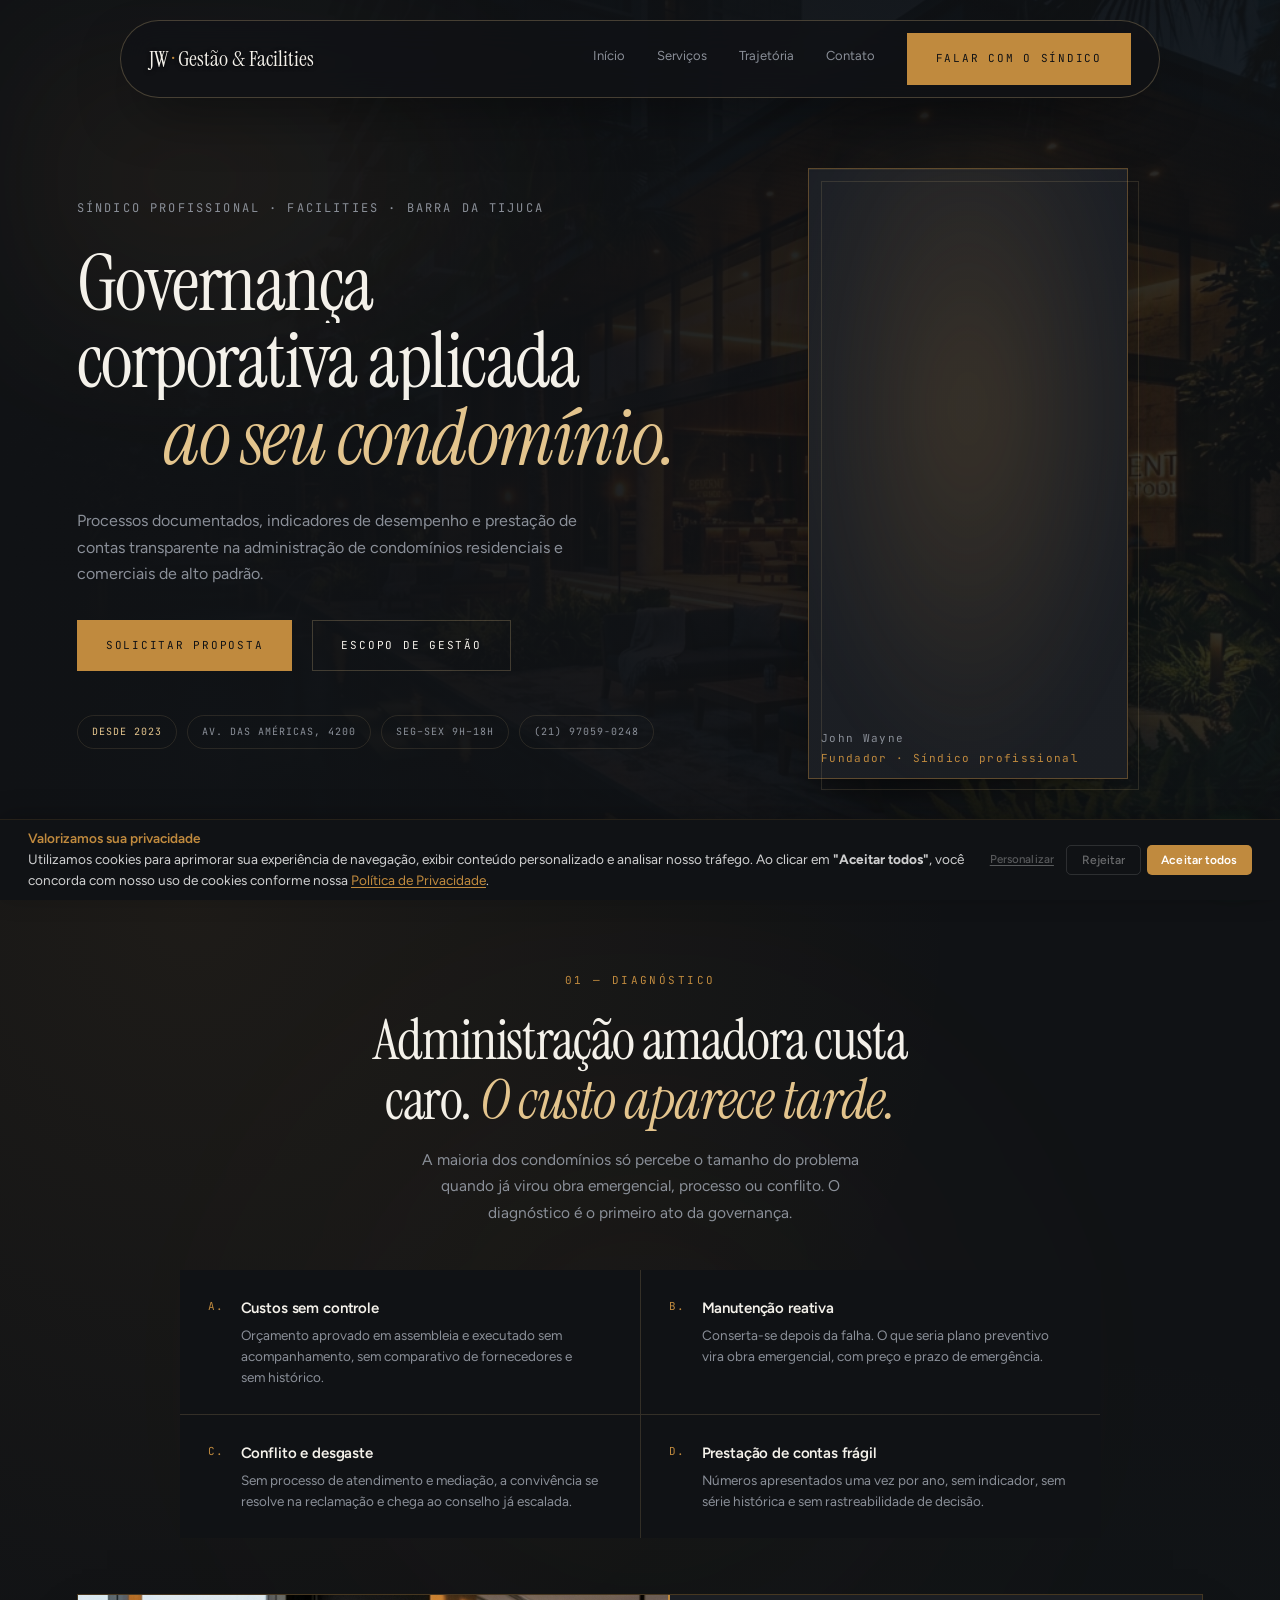
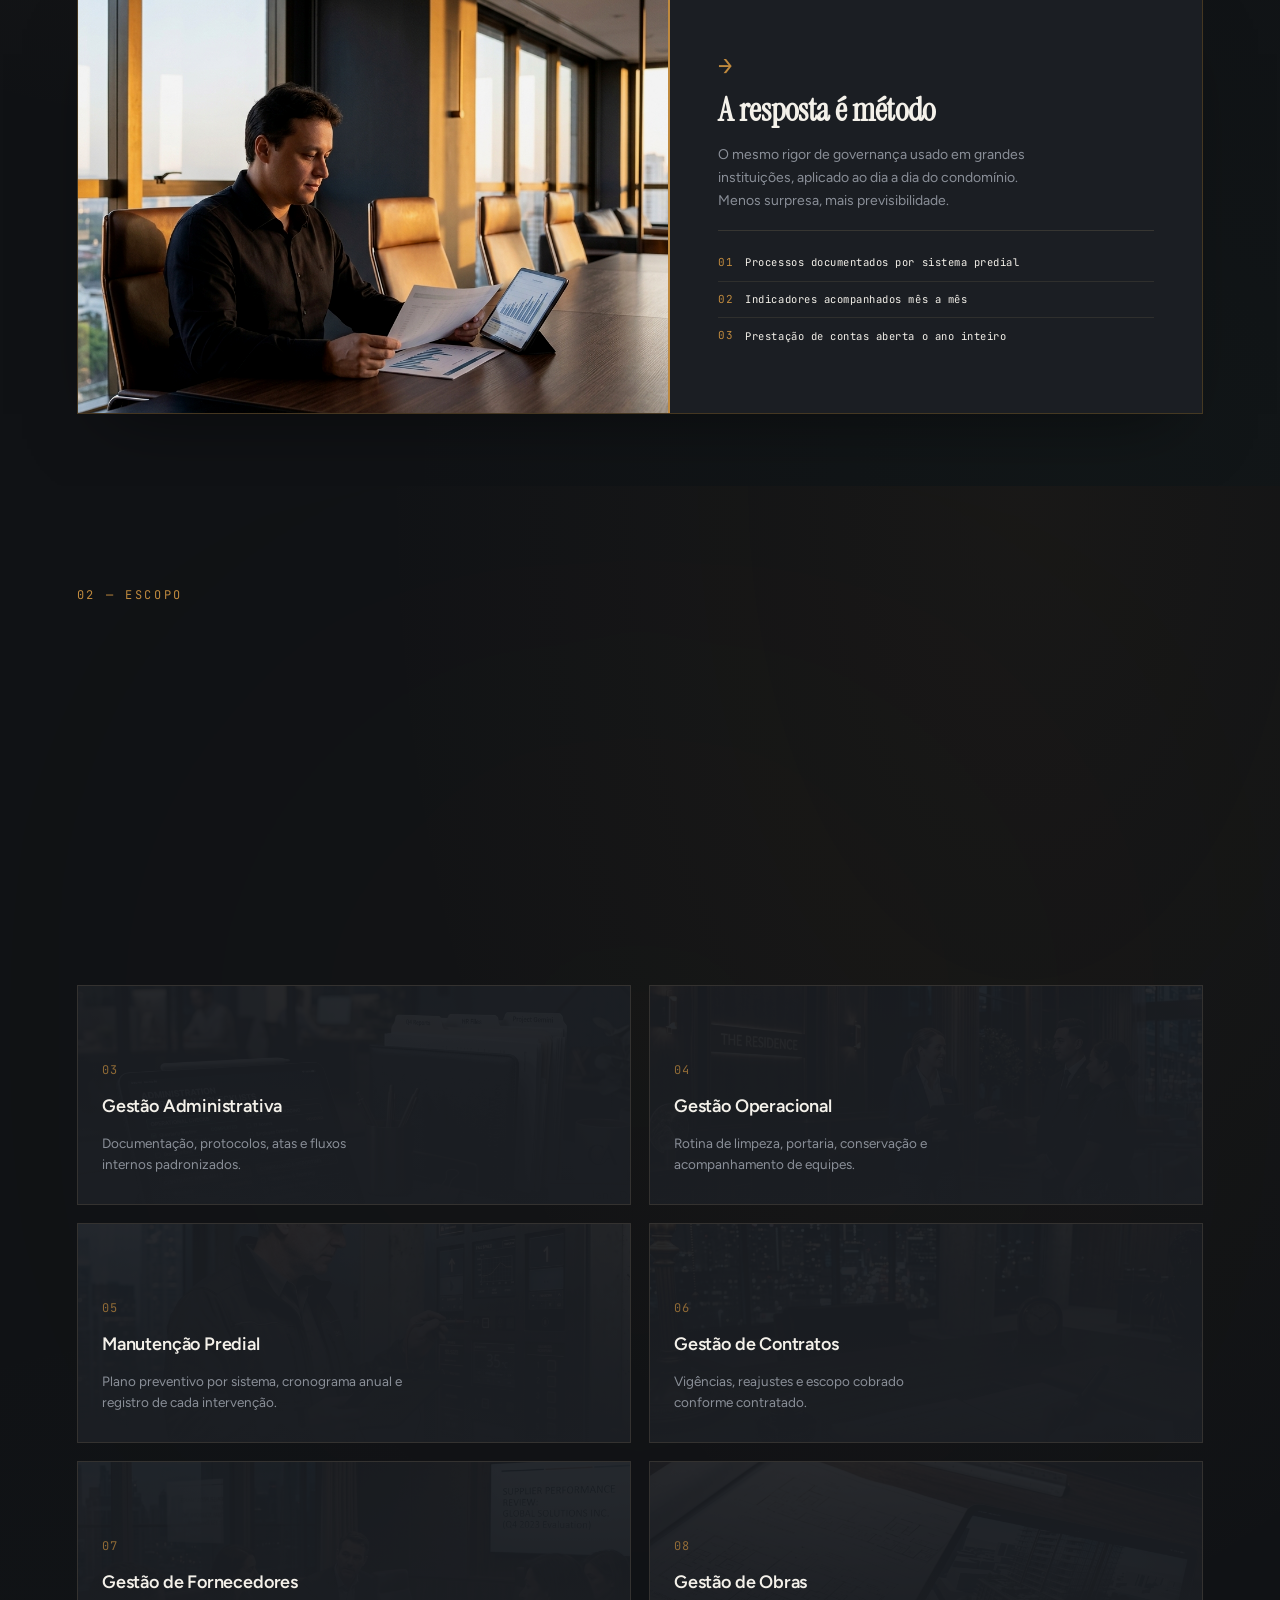
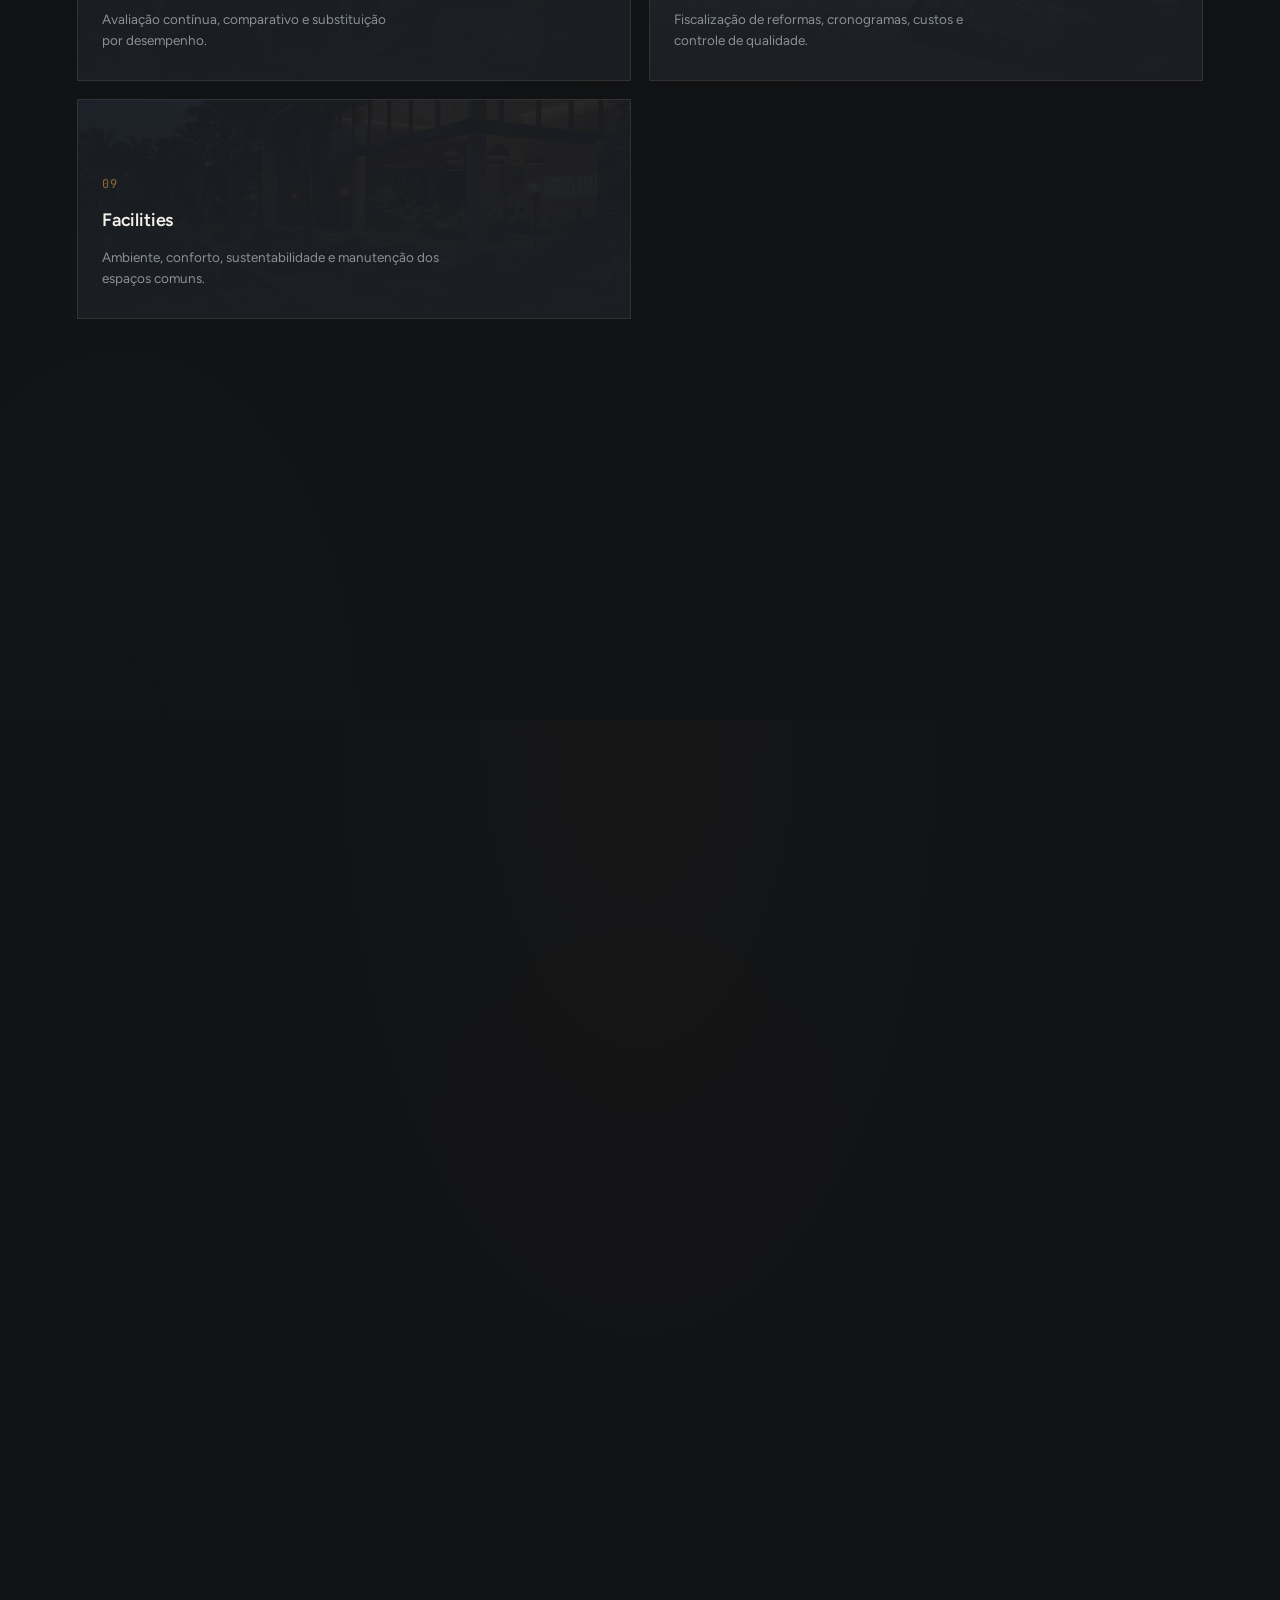
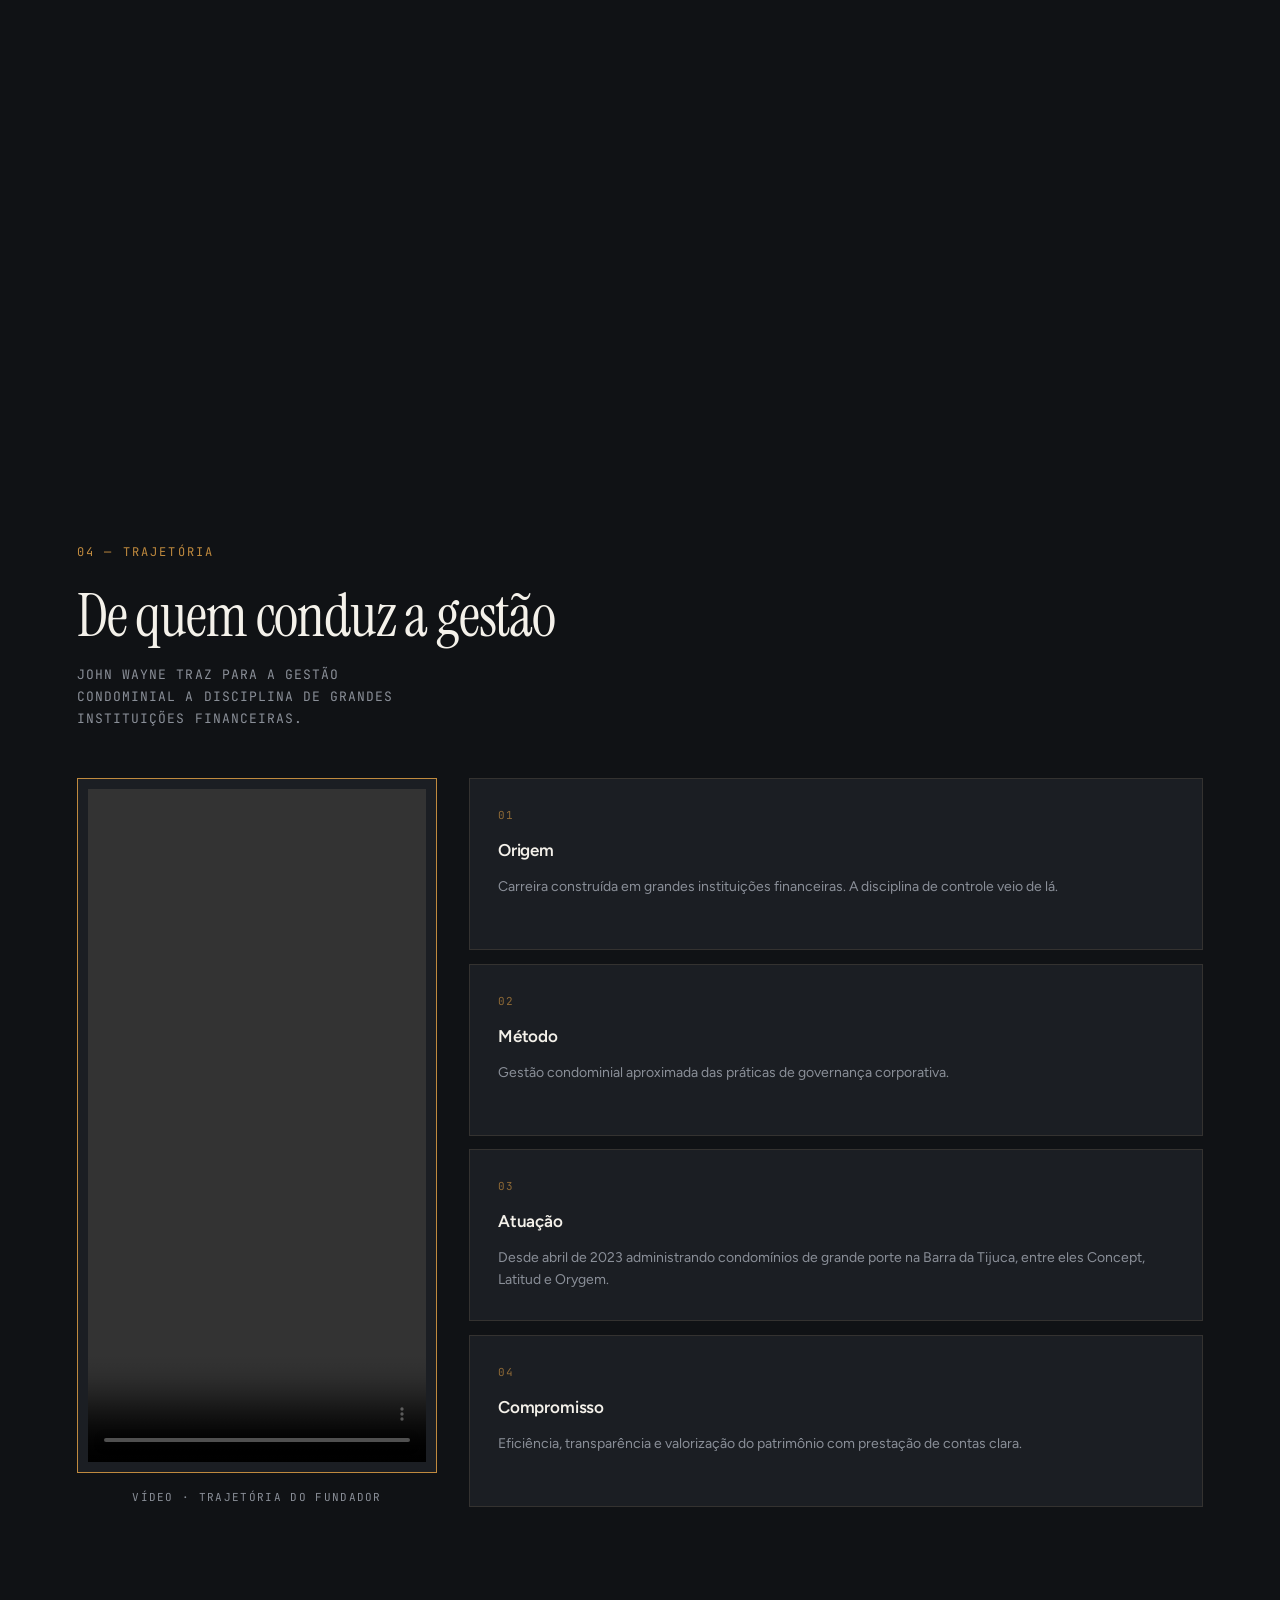
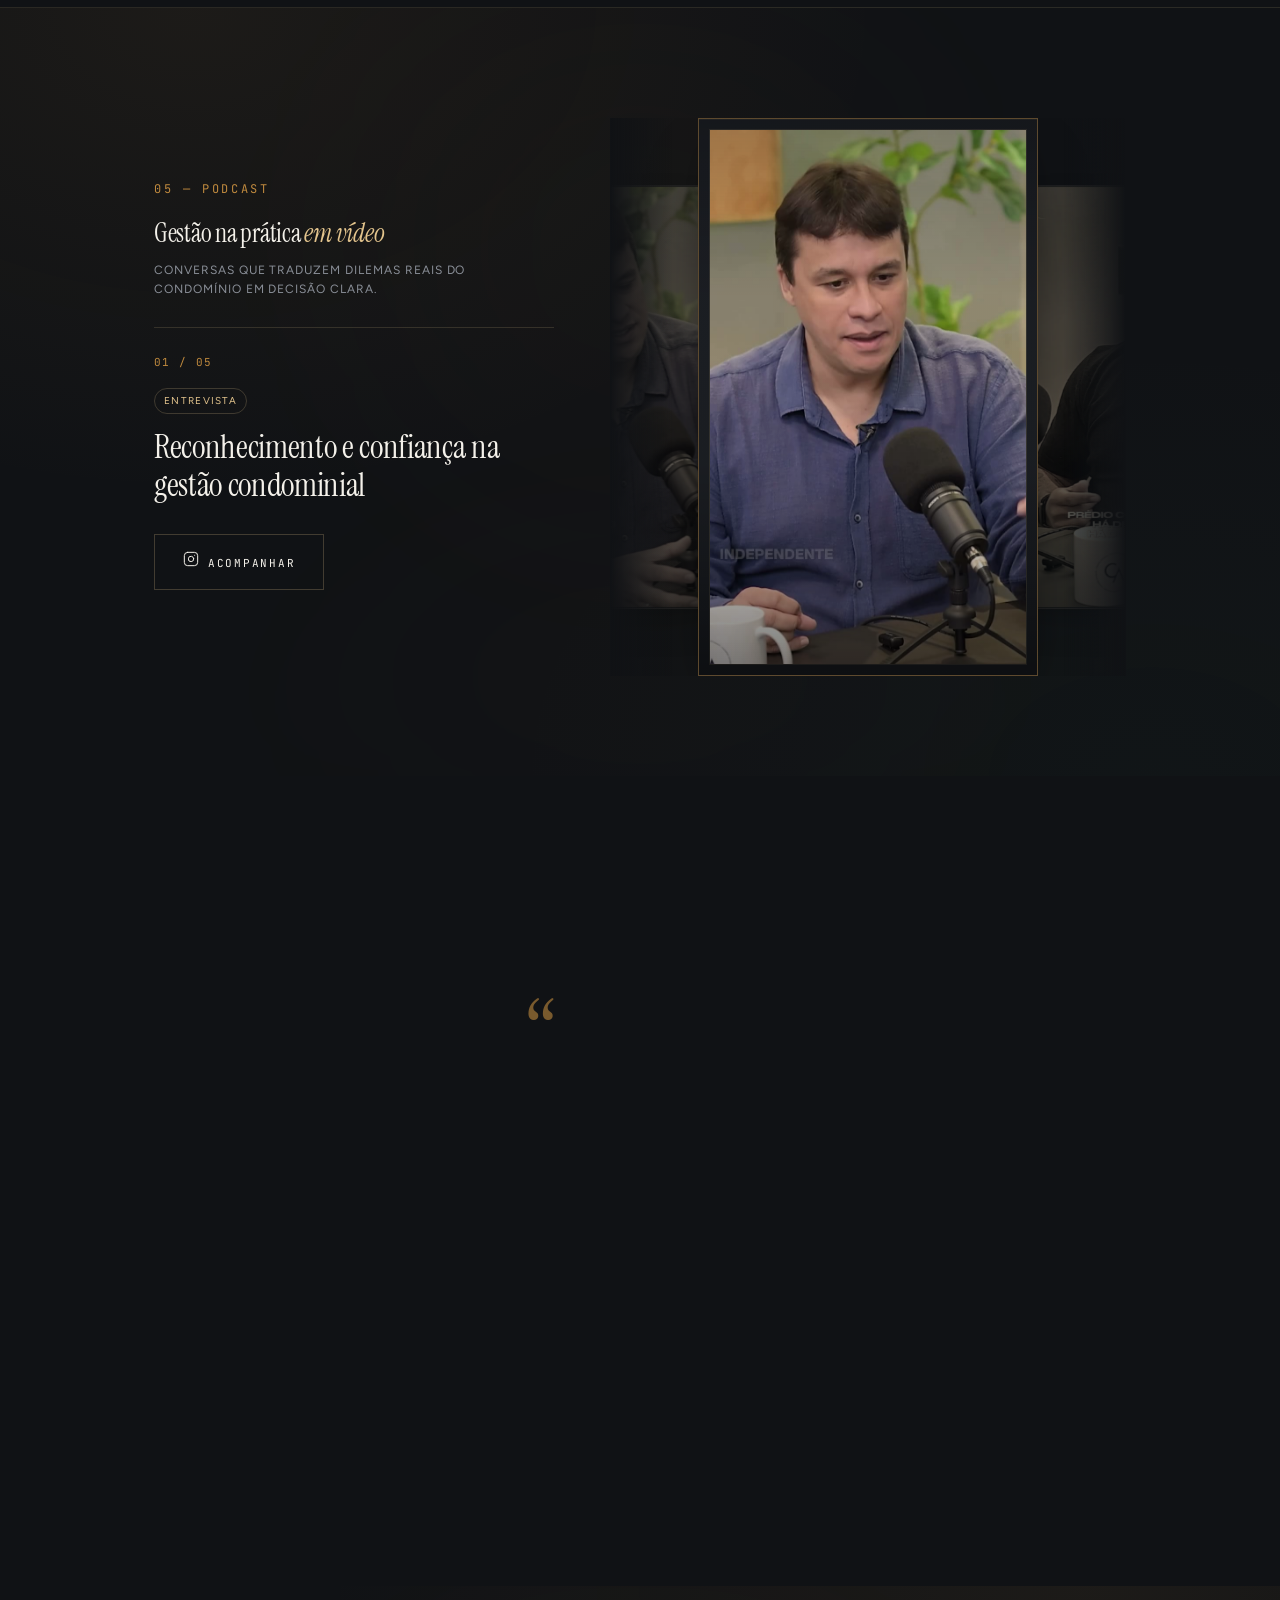
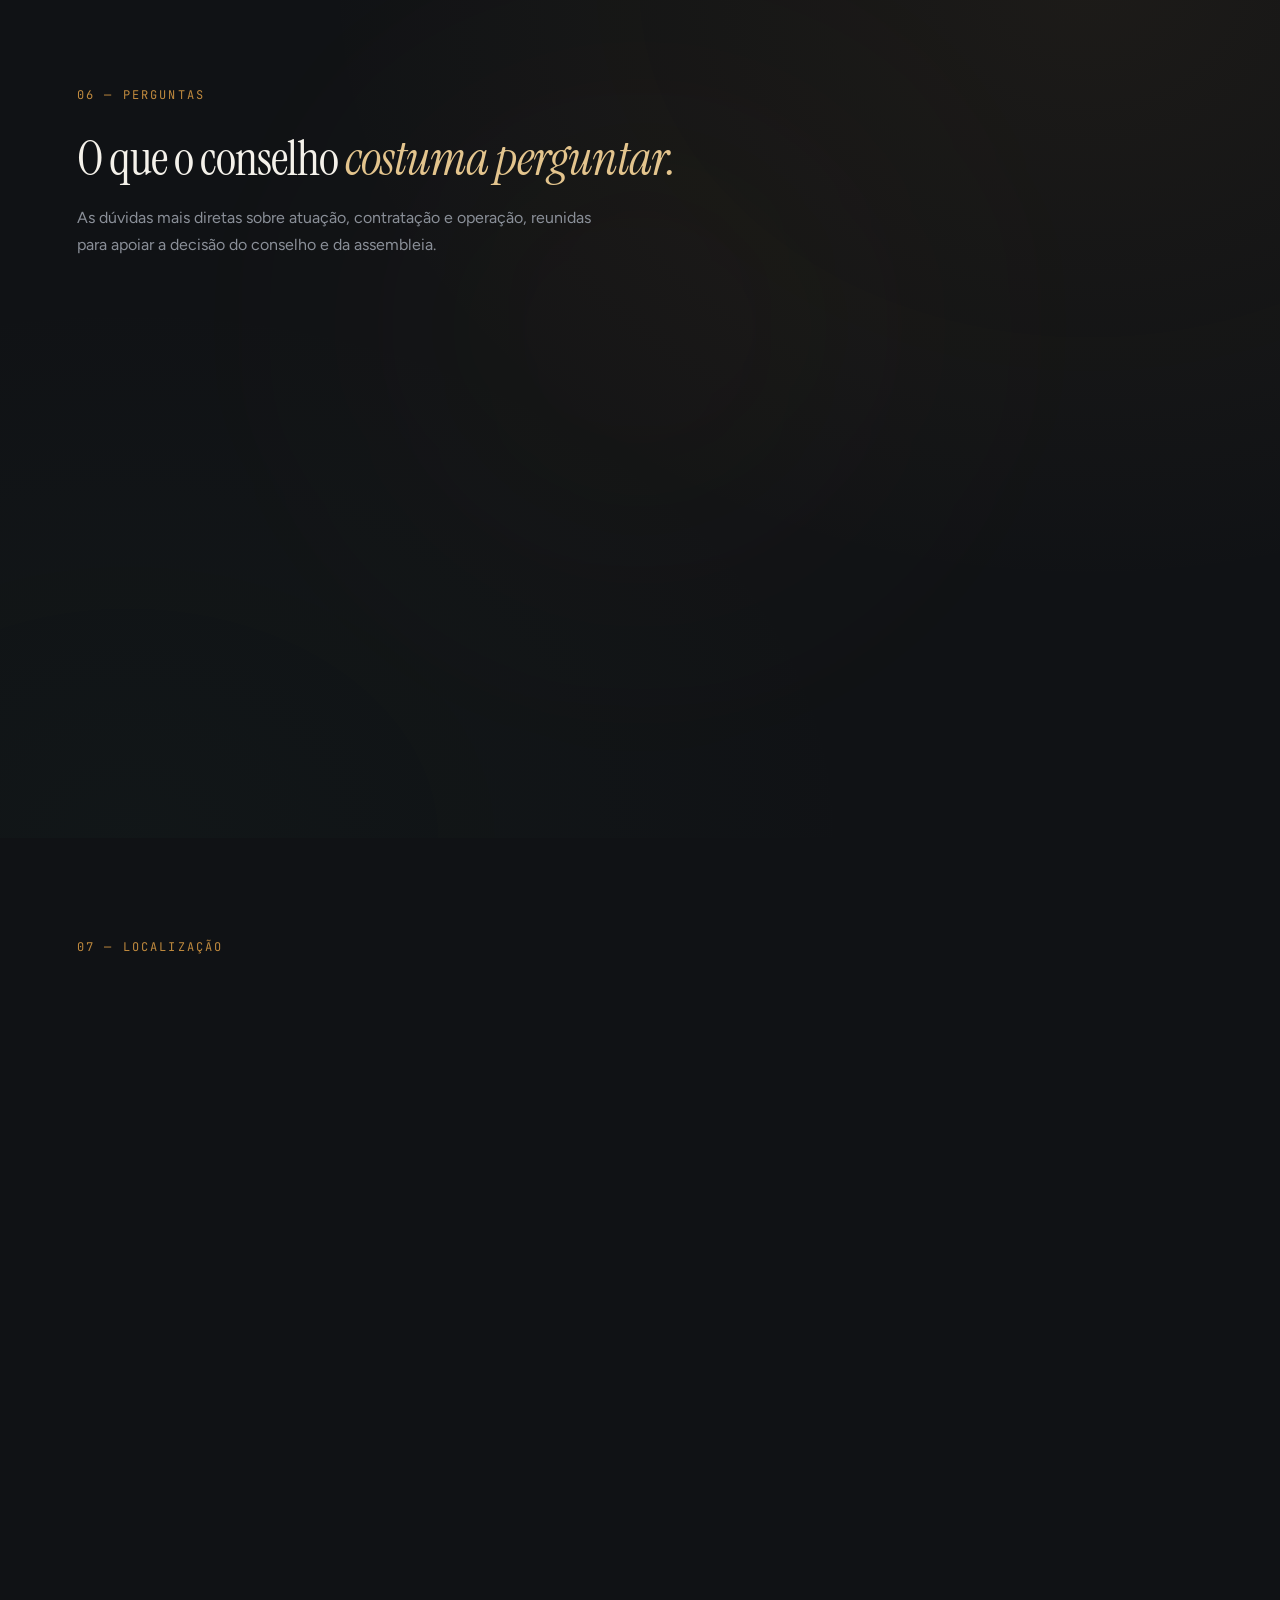
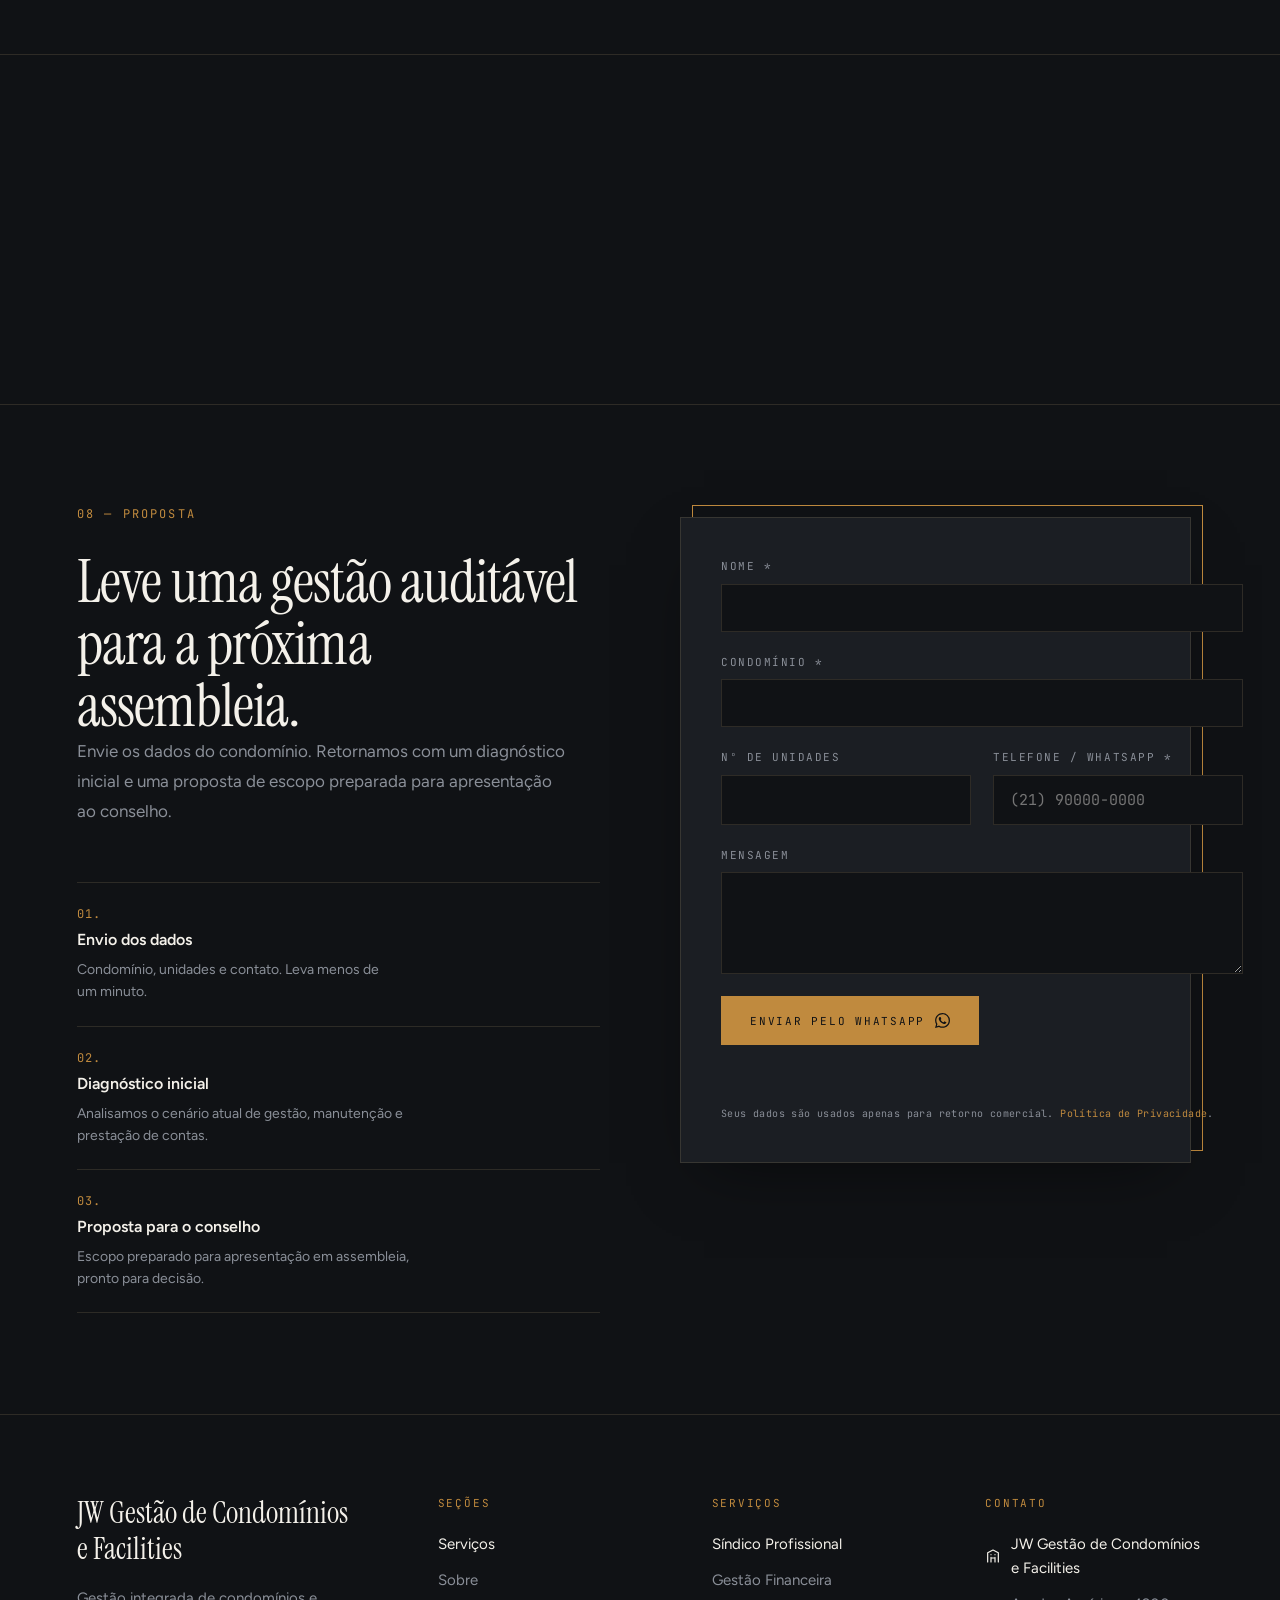
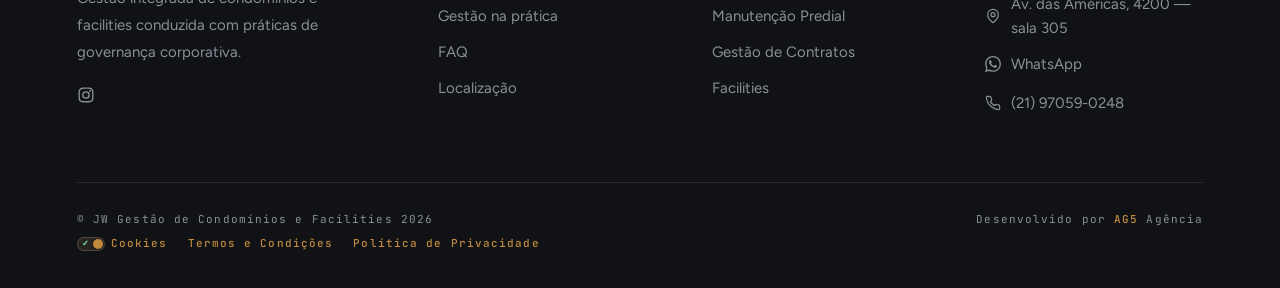
<file: index.html>
<!DOCTYPE html>
<html lang="pt-BR">
<head>
<meta charset="UTF-8">
<meta name="viewport" content="width=device-width, initial-scale=1">
<title>Síndico Profissional em Barra da Tijuca | JW Gestão de Condomínios</title>
<meta name="description" content="Síndico profissional e gestão de condomínios na Barra da Tijuca, RJ. Governança corporativa, prestação de contas transparente e manutenção predial. Solicite uma proposta.">
<link rel="canonical" href="http://www.jwgestaocondominios.ag5agencia.site/">
<meta name="robots" content="index, follow">
<meta name="geo.region" content="BR-RJ">
<meta name="geo.placename" content="Barra da Tijuca, Rio de Janeiro">
<meta name="geo.position" content="-22.998932;-43.353664">
<meta name="ICBM" content="-22.998932, -43.353664">

<meta property="og:type" content="website">
<meta property="og:site_name" content="JW Gestão de Condomínios e Facilities">
<meta property="og:title" content="Síndico Profissional em Barra da Tijuca | JW Gestão de Condomínios">
<meta property="og:description" content="Síndico profissional e gestão de condomínios na Barra da Tijuca, RJ. Governança corporativa, prestação de contas transparente e manutenção predial.">
<meta property="og:url" content="http://www.jwgestaocondominios.ag5agencia.site/">
<meta property="og:image" content="http://www.jwgestaocondominios.ag5agencia.site/assets/jw-gestao-condominios-john-wayne-foto-perfil.webp">
<meta property="og:locale" content="pt_BR">

<meta name="twitter:card" content="summary_large_image">
<meta name="twitter:title" content="Síndico Profissional em Barra da Tijuca | JW Gestão de Condomínios">
<meta name="twitter:description" content="Síndico profissional e gestão de condomínios na Barra da Tijuca, RJ. Governança corporativa e prestação de contas transparente.">
<meta name="twitter:image" content="http://www.jwgestaocondominios.ag5agencia.site/assets/jw-gestao-condominios-john-wayne-foto-perfil.webp">

<link rel="preconnect" href="https://fonts.googleapis.com">
<link rel="preconnect" href="https://fonts.gstatic.com" crossorigin>
<link href="https://fonts.googleapis.com/css2?family=Instrument+Serif:ital@0;1&family=Figtree:wght@400;500;600;700&family=JetBrains+Mono:wght@400;500&display=swap" rel="stylesheet">
<link rel="stylesheet" href="style.css">
<link rel="stylesheet" href="cookie-banner.css">
<script type="application/ld+json">
{"@context":"https://schema.org","@graph":[
{"@type":"ProfessionalService","@id":"http://www.jwgestaocondominios.ag5agencia.site/#negocio","name":"JW Gestão de Condomínios e Facilities","alternateName":"Síndico Profissional Barra da Tijuca RJ - JW Gestão de Condomínios e Facilities | Administração Condominial | Facilities","description":"Empresa especializada em gestão de condomínios residenciais e comerciais, com síndico profissional, gestão operacional, administrativa, financeira, manutenção predial, gestão de contratos e facilities.","url":"http://www.jwgestaocondominios.ag5agencia.site/","image":["http://www.jwgestaocondominios.ag5agencia.site/assets/jw-gestao-condominios-john-wayne-foto-perfil.webp"],"telephone":"+5521970590248","foundingDate":"2023-04-25","address":{"@type":"PostalAddress","streetAddress":"Av. das Américas, 4200 - Bl. 1, sala 305","addressLocality":"Rio de Janeiro","addressRegion":"RJ","postalCode":"22640-907","addressCountry":"BR"},"geo":{"@type":"GeoCoordinates","latitude":-22.99893180,"longitude":-43.35366390},"openingHoursSpecification":[{"@type":"OpeningHoursSpecification","dayOfWeek":["Monday","Tuesday","Wednesday","Thursday","Friday"],"opens":"09:00","closes":"18:00"}],"areaServed":[{"@type":"City","name":"Rio de Janeiro","containedInPlace":{"@type":"State","name":"Rio de Janeiro"}},{"@type":"Place","name":"Barra da Tijuca"},{"@type":"Place","name":"Recreio dos Bandeirantes"},{"@type":"Place","name":"Jacarepaguá"},{"@type":"Place","name":"Camorim"},{"@type":"Place","name":"Vargem Grande"},{"@type":"Place","name":"Itanhangá"}],"founder":{"@type":"Person","name":"John Wayne","jobTitle":"Fundador e Síndico Profissional","sameAs":["https://www.instagram.com/chamaojohn/"]},"hasOfferCatalog":{"@type":"OfferCatalog","name":"Serviços de Síndico Profissional Barra da Tijuca RJ - JW Gestão de Condomínios e Facilities","itemListElement":[{"@type":"Offer","itemOffered":{"@type":"Service","name":"Síndico Profissional","description":"Representação legal e condução da operação diária do condomínio, com rotina documentada e canal direto com o conselho.","areaServed":"Rio de Janeiro – RJ","provider":{"@id":"http://www.jwgestaocondominios.ag5agencia.site/#negocio"}}},{"@type":"Offer","itemOffered":{"@type":"Service","name":"Gestão Financeira","description":"Orçamento, fluxo de caixa e prestação de contas com série histórica.","areaServed":"Rio de Janeiro – RJ","provider":{"@id":"http://www.jwgestaocondominios.ag5agencia.site/#negocio"}}},{"@type":"Offer","itemOffered":{"@type":"Service","name":"Gestão Administrativa","description":"Documentação, protocolos, atas e fluxos internos padronizados.","areaServed":"Rio de Janeiro – RJ","provider":{"@id":"http://www.jwgestaocondominios.ag5agencia.site/#negocio"}}},{"@type":"Offer","itemOffered":{"@type":"Service","name":"Gestão Operacional","description":"Rotina de limpeza, portaria, conservação e acompanhamento de equipes.","areaServed":"Rio de Janeiro – RJ","provider":{"@id":"http://www.jwgestaocondominios.ag5agencia.site/#negocio"}}},{"@type":"Offer","itemOffered":{"@type":"Service","name":"Manutenção Predial","description":"Plano preventivo por sistema, cronograma anual e registro de cada intervenção.","areaServed":"Rio de Janeiro – RJ","provider":{"@id":"http://www.jwgestaocondominios.ag5agencia.site/#negocio"}}},{"@type":"Offer","itemOffered":{"@type":"Service","name":"Gestão de Contratos","description":"Vigências, reajustes e escopo cobrado conforme contratado.","areaServed":"Rio de Janeiro – RJ","provider":{"@id":"http://www.jwgestaocondominios.ag5agencia.site/#negocio"}}},{"@type":"Offer","itemOffered":{"@type":"Service","name":"Gestão de Fornecedores","description":"Avaliação contínua, comparativo e substituição por desempenho.","areaServed":"Rio de Janeiro – RJ","provider":{"@id":"http://www.jwgestaocondominios.ag5agencia.site/#negocio"}}},{"@type":"Offer","itemOffered":{"@type":"Service","name":"Gestão de Obras","description":"Fiscalização de reformas, cronogramas, custos e controle de qualidade.","areaServed":"Rio de Janeiro – RJ","provider":{"@id":"http://www.jwgestaocondominios.ag5agencia.site/#negocio"}}},{"@type":"Offer","itemOffered":{"@type":"Service","name":"Facilities","description":"Ambiente, conforto, sustentabilidade e manutenção dos espaços comuns.","areaServed":"Rio de Janeiro – RJ","provider":{"@id":"http://www.jwgestaocondominios.ag5agencia.site/#negocio"}}}]},"identifier":[{"@type":"PropertyValue","propertyID":"Google CID","value":"11930183886135742086"},{"@type":"PropertyValue","propertyID":"Google Place ID","value":"ChIJRS7CiM7bmwARhs41HgmHkKU"}],"hasMap":"https://maps.google.com/?cid=11930183886135742086","sameAs":["https://maps.google.com/?cid=11930183886135742086","https://www.instagram.com/chamaojohn/"]},
{"@type":"WebSite","@id":"http://www.jwgestaocondominios.ag5agencia.site/#website","url":"http://www.jwgestaocondominios.ag5agencia.site/","name":"Síndico Profissional Barra da Tijuca RJ - JW Gestão de Condomínios e Facilities | Administração Condominial | Facilities","publisher":{"@id":"http://www.jwgestaocondominios.ag5agencia.site/#negocio"},"inLanguage":"pt-BR"},
{"@type":"WebPage","@id":"http://www.jwgestaocondominios.ag5agencia.site/#webpage","url":"http://www.jwgestaocondominios.ag5agencia.site/","name":"Síndico Profissional em Barra da Tijuca | JW Gestão de Condomínios","description":"Síndico profissional e gestão de condomínios na Barra da Tijuca, RJ. Governança corporativa, prestação de contas transparente e manutenção predial.","isPartOf":{"@id":"http://www.jwgestaocondominios.ag5agencia.site/#website"},"about":{"@id":"http://www.jwgestaocondominios.ag5agencia.site/#negocio"},"inLanguage":"pt-BR"},
{"@type":"FAQPage","@id":"http://www.jwgestaocondominios.ag5agencia.site/#faq","mainEntity":[{"@type":"Question","name":"O que faz um síndico profissional?","acceptedAnswer":{"@type":"Answer","text":"O síndico profissional é responsável pela administração completa do condomínio, atuando na gestão administrativa, financeira, operacional, manutenção, relacionamento com moradores, fornecedores e cumprimento das obrigações legais."}},{"@type":"Question","name":"A JW substitui a administradora do condomínio?","acceptedAnswer":{"@type":"Answer","text":"Não. A administradora e o síndico profissional possuem funções complementares. A administradora presta suporte administrativo, financeiro e contábil, enquanto a JW realiza a gestão estratégica e operacional do condomínio."}},{"@type":"Question","name":"Como funciona a contratação da JW?","acceptedAnswer":{"@type":"Answer","text":"A contratação é aprovada em assembleia condominial. Após a aprovação, é firmado um contrato de prestação de serviços e iniciamos o processo de transição e diagnóstico do condomínio."}},{"@type":"Question","name":"Como é feita a prestação de contas?","acceptedAnswer":{"@type":"Answer","text":"A prestação de contas é realizada com total transparência, em conjunto com a administradora do condomínio, por meio de relatórios financeiros e apresentação periódica aos condôminos."}},{"@type":"Question","name":"Como a JW controla os fornecedores?","acceptedAnswer":{"@type":"Answer","text":"Realizamos processos de cotação, análise técnica, negociação, fiscalização dos serviços e avaliação periódica do desempenho dos fornecedores."}},{"@type":"Question","name":"Vocês acompanham obras e reformas?","acceptedAnswer":{"@type":"Answer","text":"Sim. Fiscalizamos obras, acompanhamos cronogramas, controlamos contratos, verificamos a qualidade da execução e monitoramos custos e prazos."}},{"@type":"Question","name":"A JW realiza atendimento de emergência?","acceptedAnswer":{"@type":"Answer","text":"Sim. Atuamos na coordenação das ocorrências emergenciais do condomínio, acionando as equipes e fornecedores responsáveis para uma resposta rápida e eficiente."}},{"@type":"Question","name":"Qual a região de atendimento?","acceptedAnswer":{"@type":"Answer","text":"Atuação concentrada na Barra da Tijuca, com abrangência no Estado do Rio de Janeiro. Escritório na Av. das Américas, 4200."}},{"@type":"Question","name":"Como posso solicitar uma proposta?","acceptedAnswer":{"@type":"Answer","text":"Basta entrar em contato conosco pelos nossos canais de atendimento. Agendaremos uma conversa para entender as necessidades do condomínio e elaborar uma proposta personalizada."}},{"@type":"Question","name":"O que diferencia a JW Gestão de Condomínios e Facilities?","acceptedAnswer":{"@type":"Answer","text":"Nosso diferencial está na gestão profissional baseada em processos, indicadores de desempenho (KPIs), transparência, planejamento estratégico, valorização do patrimônio, comunicação eficiente e foco na melhoria contínua dos serviços."}}]}
]}
</script>
</head>
<body>

<header class="nav" id="nav">
  <a class="nav__brand" href="#topo">JW <span>·</span> Gestão &amp; Facilities</a>
  <nav class="nav__links" id="navLinks">
    <a href="#topo">Início</a>
    <a href="#servicos">Serviços</a>
    <a href="#sobre">Trajetória</a>
    <a href="#contato">Contato</a>
    <a class="btn btn--solid" href="https://wa.me/5521970590248?text=Ol%C3%A1%2C%20vim%20atrav%C3%A9s%20do%20site%20e%20gostaria%20de%20falar%20com%20o%20s%C3%ADndico%20sobre%20a%20gest%C3%A3o%20do%20meu%20condom%C3%ADnio." target="_blank" rel="noopener">Falar com o síndico</a>
  </nav>
  <button class="nav__toggle" id="drawerToggle" aria-label="Abrir menu" aria-expanded="false" aria-controls="drawer">
    <span></span><span></span><span></span>
  </button>
</header>

<main>

<!-- HERO — editorial tipográfico ultra premium (HERO-D) -->
<section class="hero" id="topo">
  <div class="hero__glow" aria-hidden="true"></div>
  <div class="hero__grid">
    <div class="hero__text">
      <p class="label hero__label">Síndico profissional · Facilities · Barra da Tijuca</p>
      <h1 class="hero__title">
        <span class="sr-only">Síndico Profissional e Gestão de Condomínios na Barra da Tijuca, RJ — </span>
        <span class="mask" aria-hidden="true"><span class="mask__in" style="--d:0ms">Governança</span></span>
        <span class="mask" aria-hidden="true"><span class="mask__in" style="--d:120ms">corporativa aplicada</span></span>
        <span class="mask mask--indent" aria-hidden="true"><span class="mask__in mask__in--italic" style="--d:240ms">ao seu condomínio.</span></span>
      </h1>
      <p class="hero__sub">Processos documentados, indicadores de desempenho e prestação de contas transparente na administração de condomínios residenciais e comerciais de alto padrão.</p>
      <div class="hero__ctas">
        <a class="btn btn--solid" href="#contato">Solicitar proposta</a>
        <a class="btn btn--ghost" href="#servicos">Escopo de gestão</a>
      </div>
      <div class="hero__data">
        <span class="hero__data-item"><strong>Desde 2023</strong></span>
        <span class="hero__data-item">Av. das Américas, 4200</span>
        <span class="hero__data-item">Seg–Sex 9h–18h</span>
        <span class="hero__data-item">(21) 97059-0248</span>
      </div>
    </div>
    <figure class="portrait">
      <span class="portrait__frame"></span>
      <span class="portrait__glow" aria-hidden="true"></span>
      <div class="portrait__media">
        <video class="portrait__video portrait__video--desktop" autoplay loop muted playsinline width="320" height="480">
          <source src="https://assets.cdn.filesafe.space/7hzaWcGgawCV1WudlwA7/media/6a71f59bfcee90cf63fb0c5f.mp4" type="video/mp4">
        </video>
        <img class="portrait__img--mobile" src="assets/hero-portrait-mobile.png" alt="Lounge residencial de alto padrão — JW Gestão" loading="lazy" width="320" height="480">
        <div class="portrait__controls">
          <button class="portrait__btn" id="portraitMute" aria-label="Ativar som" aria-pressed="false">
            <svg viewBox="0 0 24 24" fill="none" stroke="currentColor" stroke-width="1.8" stroke-linecap="round" stroke-linejoin="round" width="16" height="16" aria-hidden="true"><polygon points="11 5 6 9 2 9 2 15 6 15 11 19 11 5"/><line x1="23" y1="9" x2="17" y2="15"/><line x1="17" y1="9" x2="23" y2="15"/></svg>
          </button>
          <button class="portrait__btn" id="portraitExpand" aria-label="Expandir vídeo">
            <svg viewBox="0 0 24 24" fill="none" stroke="currentColor" stroke-width="1.8" stroke-linecap="round" stroke-linejoin="round" width="16" height="16" aria-hidden="true"><path d="M8 3H5a2 2 0 0 0-2 2v3"/><path d="M21 8V5a2 2 0 0 0-2-2h-3"/><path d="M3 16v3a2 2 0 0 0 2 2h3"/><path d="M16 21h3a2 2 0 0 0 2-2v-3"/></svg>
          </button>
        </div>
      </div>
      <figcaption>John Wayne<br><span>Fundador · Síndico profissional</span></figcaption>
    </figure>
  </div>
</section>


<!-- DOR E SOLUÇÃO — narrativa vertical em 3 atos -->
<section class="section section--diagnostico" id="diagnostico">
  <div class="diagnostico__glow" aria-hidden="true"></div>

  <!-- ATO 1 — abertura -->
  <div class="diagnostico__intro">
    <p class="label label--bronze">01 — Diagnóstico</p>
    <h2 class="display display--xl reveal">Administração amadora custa caro. <em>O custo aparece tarde.</em></h2>
    <p class="diagnostico__lead reveal">A maioria dos condomínios só percebe o tamanho do problema quando já virou obra emergencial, processo ou conflito. O diagnóstico é o primeiro ato da governança.</p>
  </div>

  <!-- ATO 2 — os 4 problemas, grid 2x2 -->
  <div class="pains">
    <article class="pain reveal">
      <span class="pain__num mono">A.</span>
      <div class="pain__content">
        <h3>Custos sem controle</h3>
        <p>Orçamento aprovado em assembleia e executado sem acompanhamento, sem comparativo de fornecedores e sem histórico.</p>
      </div>
    </article>
    <article class="pain reveal">
      <span class="pain__num mono">B.</span>
      <div class="pain__content">
        <h3>Manutenção reativa</h3>
        <p>Conserta-se depois da falha. O que seria plano preventivo vira obra emergencial, com preço e prazo de emergência.</p>
      </div>
    </article>
    <article class="pain reveal">
      <span class="pain__num mono">C.</span>
      <div class="pain__content">
        <h3>Conflito e desgaste</h3>
        <p>Sem processo de atendimento e mediação, a convivência se resolve na reclamação e chega ao conselho já escalada.</p>
      </div>
    </article>
    <article class="pain reveal">
      <span class="pain__num mono">D.</span>
      <div class="pain__content">
        <h3>Prestação de contas frágil</h3>
        <p>Números apresentados uma vez por ano, sem indicador, sem série histórica e sem rastreabilidade de decisão.</p>
      </div>
    </article>
  </div>

  <!-- ATO 3 — a solução, clímax editorial em duas colunas -->
  <div class="solution solution--split reveal">
    <figure class="solution__figure">
      <img src="assets/diagnostico-editorial.png" alt="John Wayne, fundador da JW Gestão, analisando relatórios de governança condominial em escritório de alto padrão na Barra da Tijuca" loading="lazy" width="1024" height="1024">
    </figure>
    <div class="solution__content">
      <span class="solution__icon" aria-hidden="true">→</span>
      <h3 class="solution__title">A resposta é método</h3>
      <p class="solution__text">O mesmo rigor de governança usado em grandes instituições, aplicado ao dia a dia do condomínio. Menos surpresa, mais previsibilidade.</p>
      <ul class="solution__list mono">
        <li><span class="solution__list-num">01</span> Processos documentados por sistema predial</li>
        <li><span class="solution__list-num">02</span> Indicadores acompanhados mês a mês</li>
        <li><span class="solution__list-num">03</span> Prestação de contas aberta o ano inteiro</li>
      </ul>
    </div>
  </div>
</section>

<!-- SERVIÇOS / ESCOPO — simples e ultra premium -->
<section class="section section--servicos" id="servicos">
  <div class="servicos__glow" aria-hidden="true"></div>
  <div class="servicos__head">
    <div>
      <p class="label label--bronze">02 — Escopo</p>
      <h2 class="display display--lg reveal">O que fica sob gestão</h2>
    </div>
    <p class="servicos__lead mono muted reveal">09 frentes principais · 24 serviços no escopo completo</p>
  </div>

  <div class="escopo__grid" role="list" aria-label="Frentes de gestão">
    <article class="escopo__card reveal" role="listitem">
      <div class="escopo__card-media">
        <img src="assets/escopo-01-sindico-profissional.png" alt="Síndico Profissional" loading="lazy" width="400" height="225">
      </div>
      <span class="escopo__card-num mono" aria-hidden="true">01</span>
      <h3 class="escopo__card-title">Síndico Profissional</h3>
      <p class="escopo__card-text">Representação legal e condução da operação diária com rotina documentada, agenda de assembleias e canal direto com o conselho.</p>
    </article>
    <article class="escopo__card reveal" role="listitem">
      <div class="escopo__card-media">
        <img src="assets/escopo-02-gestao-financeira.png" alt="Gestão Financeira" loading="lazy" width="400" height="225">
      </div>
      <span class="escopo__card-num mono" aria-hidden="true">02</span>
      <h3 class="escopo__card-title">Gestão Financeira</h3>
      <p class="escopo__card-text">Orçamento, fluxo de caixa e prestação de contas com série histórica.</p>
    </article>
    <article class="escopo__card reveal" role="listitem">
      <div class="escopo__card-media">
        <img src="assets/escopo-03-gestao-administrativa.png" alt="Gestão Administrativa" loading="lazy" width="400" height="225">
      </div>
      <span class="escopo__card-num mono" aria-hidden="true">03</span>
      <h3 class="escopo__card-title">Gestão Administrativa</h3>
      <p class="escopo__card-text">Documentação, protocolos, atas e fluxos internos padronizados.</p>
    </article>
    <article class="escopo__card reveal" role="listitem">
      <div class="escopo__card-media">
        <img src="assets/escopo-04-gestao-operacional.png" alt="Gestão Operacional" loading="lazy" width="400" height="225">
      </div>
      <span class="escopo__card-num mono" aria-hidden="true">04</span>
      <h3 class="escopo__card-title">Gestão Operacional</h3>
      <p class="escopo__card-text">Rotina de limpeza, portaria, conservação e acompanhamento de equipes.</p>
    </article>
    <article class="escopo__card reveal" role="listitem">
      <div class="escopo__card-media">
        <img src="assets/escopo-05-manutencao-predial.png" alt="Manutenção Predial" loading="lazy" width="400" height="225">
      </div>
      <span class="escopo__card-num mono" aria-hidden="true">05</span>
      <h3 class="escopo__card-title">Manutenção Predial</h3>
      <p class="escopo__card-text">Plano preventivo por sistema, cronograma anual e registro de cada intervenção.</p>
    </article>
    <article class="escopo__card reveal" role="listitem">
      <div class="escopo__card-media">
        <img src="assets/escopo-06-gestao-contratos.png" alt="Gestão de Contratos" loading="lazy" width="400" height="225">
      </div>
      <span class="escopo__card-num mono" aria-hidden="true">06</span>
      <h3 class="escopo__card-title">Gestão de Contratos</h3>
      <p class="escopo__card-text">Vigências, reajustes e escopo cobrado conforme contratado.</p>
    </article>
    <article class="escopo__card reveal" role="listitem">
      <div class="escopo__card-media">
        <img src="assets/escopo-07-gestao-fornecedores.png" alt="Gestão de Fornecedores" loading="lazy" width="400" height="225">
      </div>
      <span class="escopo__card-num mono" aria-hidden="true">07</span>
      <h3 class="escopo__card-title">Gestão de Fornecedores</h3>
      <p class="escopo__card-text">Avaliação contínua, comparativo e substituição por desempenho.</p>
    </article>
    <article class="escopo__card reveal" role="listitem">
      <div class="escopo__card-media">
        <img src="assets/escopo-08-gestao-obras.png" alt="Gestão de Obras" loading="lazy" width="400" height="225">
      </div>
      <span class="escopo__card-num mono" aria-hidden="true">08</span>
      <h3 class="escopo__card-title">Gestão de Obras</h3>
      <p class="escopo__card-text">Fiscalização de reformas, cronogramas, custos e controle de qualidade.</p>
    </article>
    <article class="escopo__card reveal" role="listitem">
      <div class="escopo__card-media">
        <img src="assets/escopo-09-facilities.png" alt="Facilities" loading="lazy" width="400" height="225">
      </div>
      <span class="escopo__card-num mono" aria-hidden="true">09</span>
      <h3 class="escopo__card-title">Facilities</h3>
      <p class="escopo__card-text">Ambiente, conforto, sustentabilidade e manutenção dos espaços comuns.</p>
    </article>
  </div>

  <div class="scope-card reveal">
    <p class="scope-card__label mono">Escopo completo</p>
    <div class="scope-card__columns">
      <div class="scope-card__column">
        <span>Planejamento Orçamentário</span>
        <span>Redução de Custos</span>
        <span>Compliance Condominial</span>
        <span>Gestão de Pessoas</span>
        <span>Mediação de Conflitos</span>
      </div>
      <div class="scope-card__column">
        <span>Atendimento ao Morador</span>
        <span>Organização de Assembleias</span>
        <span>Indicadores (KPIs)</span>
        <span>Auditoria Operacional</span>
        <span>Implantação de Processos</span>
      </div>
      <div class="scope-card__column">
        <span>Gestão de Riscos</span>
        <span>Consultoria</span>
        <span>Comunicação Institucional</span>
        <span>Acompanhamento Jurídico</span>
        <span>Gestão de Seguros</span>
      </div>
    </div>
  </div>
</section>

<!-- OPERAÇÃO — ultra premium v4: cards de grid com spotlight sutil -->
<section class="section section--operacao" id="operacao">
  <div class="operacao__glow" aria-hidden="true"></div>

  <div class="operacao__intro reveal">
    <p class="label label--bronze">03 — Operação</p>
    <h2 class="operacao__title">Operação sem improviso.</h2>
    <p class="operacao__subtitle mono">Cada frente tem responsável, rotina documentada e indicador. O que não é medido não entra no contrato.</p>
  </div>

  <div class="operacao__grid" role="list" aria-label="Frentes de operação">
    <article class="operacao__card reveal" tabindex="0" role="listitem">
      <span class="operacao__card-glow" aria-hidden="true"></span>
      <span class="operacao__card-num mono" aria-hidden="true">01</span>
      <div class="operacao__card-content">
        <h3 class="operacao__card-title">Conservação auditada</h3>
        <p class="operacao__card-text">Padrão de limpeza, jardinagem e manutenção de áreas comuns verificado por checklist, não por impressão.</p>
      </div>
      <figure class="operacao__card-media">
        <img src="assets/operacao-conservacao-auditada.png" alt="Conservação auditada de áreas comuns em condomínio de alto padrão" loading="lazy" width="1024" height="1024">
      </figure>
    </article>

    <article class="operacao__card reveal" tabindex="0" role="listitem">
      <span class="operacao__card-glow" aria-hidden="true"></span>
      <span class="operacao__card-num mono" aria-hidden="true">02</span>
      <div class="operacao__card-content">
        <h3 class="operacao__card-title">Assembleias e conselho</h3>
        <p class="operacao__card-text">Pauta, documentação e ata rastreáveis. O conselho decide informado.</p>
      </div>
      <figure class="operacao__card-media">
        <img src="assets/operacao-assembleias-conselho.png" alt="Sala de reunião executiva para conselho condominial" loading="lazy" width="1024" height="1024">
      </figure>
    </article>

    <article class="operacao__card reveal" tabindex="0" role="listitem">
      <span class="operacao__card-glow" aria-hidden="true"></span>
      <span class="operacao__card-num mono" aria-hidden="true">03</span>
      <div class="operacao__card-content">
        <h3 class="operacao__card-title">Manutenção preventiva</h3>
        <p class="operacao__card-text">Cronograma por sistema. Intervenções registradas, custos antecipados.</p>
      </div>
      <figure class="operacao__card-media">
        <img src="assets/operacao-manutencao-preventiva.png" alt="Manutenção preventiva de elevadores e sistemas prediais no hall de condomínio residencial de luxo" loading="lazy" width="1024" height="1024">
      </figure>
    </article>

    <article class="operacao__card reveal" tabindex="0" role="listitem">
      <span class="operacao__card-glow" aria-hidden="true"></span>
      <span class="operacao__card-num mono" aria-hidden="true">04</span>
      <div class="operacao__card-content">
        <h3 class="operacao__card-title">Portaria e acesso</h3>
        <p class="operacao__card-text">Procedimento escrito, comunicação padronizada e controle de prestadores.</p>
      </div>
      <figure class="operacao__card-media">
        <img src="assets/operacao-portaria-acesso.png" alt="Portaria e controle de acesso sofisticado em condomínio" loading="lazy" width="1024" height="1024">
      </figure>
    </article>
  </div>

  <div class="operacao__foot reveal">
    <div class="operacao__stats">
      <div class="operacao__stat">
        <span class="mono">09</span>
        <span>frentes de gestão</span>
      </div>
      <div class="operacao__stat">
        <span class="mono">24</span>
        <span>serviços no escopo</span>
      </div>
      <div class="operacao__stat">
        <span class="mono">KPI</span>
        <span>indicadores mensais</span>
      </div>
    </div>
    <a class="btn btn--solid" href="https://wa.me/5521970590248?text=Ol%C3%A1%2C%20vim%20atrav%C3%A9s%20do%20site%20e%20gostaria%20de%20conhecer%20a%20opera%C3%A7%C3%A3o%20da%20JW%20no%20meu%20condom%C3%ADnio." target="_blank" rel="noopener">Conhecer a operação</a>
  </div>
</section>

<!-- TRAJETÓRIA — simples, organizada e premium -->
<section class="section section--sobre" id="sobre">
  <div class="sobre__head">
    <p class="label label--bronze">04 — Trajetória</p>
    <h2 class="display reveal">De quem conduz a gestão</h2>
    <p class="sobre__lead mono muted reveal">John Wayne traz para a gestão condominial a disciplina de grandes instituições financeiras.</p>
  </div>

  <div class="sobre__grid">
    <div class="sobre__video reveal">
      <div class="videoframe">
        <video controls preload="metadata" playsinline>
          <source src="https://assets.cdn.filesafe.space/7hzaWcGgawCV1WudlwA7/media/6a71f52cee7ca3d1c44fc66a.mp4" type="video/mp4">
        </video>
      </div>
      <p class="mono muted sobre__caption">Vídeo · trajetória do fundador</p>
    </div>

    <div class="sobre__cards">
      <article class="sobre__card reveal">
        <span class="sobre__card-num mono">01</span>
        <h3 class="sobre__card-title">Origem</h3>
        <p>Carreira construída em grandes instituições financeiras. A disciplina de controle veio de lá.</p>
      </article>
      <article class="sobre__card reveal">
        <span class="sobre__card-num mono">02</span>
        <h3 class="sobre__card-title">Método</h3>
        <p>Gestão condominial aproximada das práticas de governança corporativa.</p>
      </article>
      <article class="sobre__card reveal">
        <span class="sobre__card-num mono">03</span>
        <h3 class="sobre__card-title">Atuação</h3>
        <p>Desde abril de 2023 administrando condomínios de grande porte na Barra da Tijuca, entre eles Concept, Latitud e Orygem.</p>
      </article>
      <article class="sobre__card reveal">
        <span class="sobre__card-num mono">04</span>
        <h3 class="sobre__card-title">Compromisso</h3>
        <p>Eficiência, transparência e valorização do patrimônio com prestação de contas clara.</p>
      </article>
    </div>
  </div>
</section>

<!-- GESTÃO NA PRÁTICA / PODCAST — carrossel editorial (coverflow sutil) -->
<section class="section section--pratica" id="pratica">
  <div class="pratica__glow" aria-hidden="true"></div>
  <div class="pratica__glow pratica__glow--b" aria-hidden="true"></div>

  <div class="pratica__layout">
    <div class="pratica__panel reveal">
      <p class="label label--bronze">05 — Podcast</p>
      <h2 class="display">Gestão na prática <em>em vídeo</em></h2>
      <p class="pratica__lead">Conversas que traduzem dilemas reais do condomínio em decisão clara.</p>

      <div class="pratica__now">
        <span class="pratica__now-index mono"><span class="pratica__counter-current">01</span> / <span class="pratica__counter-total">05</span></span>
        <span class="pratica__now-tag" data-now="tag">Entrevista</span>
        <h3 class="pratica__now-title" data-now="title">Reconhecimento e confiança na gestão condominial</h3>
      </div>

      <div class="pratica__controls">
        <a class="btn btn--ghost" href="https://www.instagram.com/chamaojohn/" target="_blank" rel="noopener">
          <svg viewBox="0 0 24 24" fill="none" stroke="currentColor" stroke-width="1.5" stroke-linecap="round" stroke-linejoin="round" width="16" height="16" aria-hidden="true"><rect x="2" y="2" width="20" height="20" rx="5" ry="5"/><path d="M16 11.37A4 4 0 1 1 12.63 8 4 4 0 0 1 16 11.37z"/><line x1="17.5" y1="6.5" x2="17.51" y2="6.5"/></svg>
          Acompanhar
        </a>
      </div>
    </div>

    <div class="pratica__viewport">
      <div class="reels reels--pratica" id="reelsPratica">
        <article class="reel" data-tag="Entrevista" data-title="Reconhecimento e confiança na gestão condominial" data-link="https://www.instagram.com/chamaojohn/">
          <div class="reel__box">
            <div class="reel__frame">
              <video preload="none" playsinline muted poster="assets/jw-gestao-condominios-podcast-entrevista-poster.jpg"><source src="https://assets.cdn.filesafe.space/7hzaWcGgawCV1WudlwA7/media/6a71f525fcee90cf63f9991e.mp4" type="video/mp4"></video>
              <span class="reel__play" aria-hidden="true"><svg viewBox="0 0 24 24" fill="currentColor" width="18" height="18"><path d="M8 5v14l11-7z"/></svg></span>
            </div>
          </div>
        </article>
        <article class="reel" data-tag="Convivência" data-title="Uber pode entrar no condomínio?" data-link="https://www.instagram.com/reel/DZpbK4-hi_Q/">
          <div class="reel__box">
            <div class="reel__frame">
              <video preload="none" playsinline muted poster="assets/jw-gestao-condominios-acesso-fornecedores-reel-poster.jpg"><source src="https://assets.cdn.filesafe.space/7hzaWcGgawCV1WudlwA7/media/6a71f4e1df32aa3e16c60b3a.mp4" type="video/mp4"></video>
              <span class="reel__play" aria-hidden="true"><svg viewBox="0 0 24 24" fill="currentColor" width="18" height="18"><path d="M8 5v14l11-7z"/></svg></span>
            </div>
          </div>
        </article>
        <article class="reel" data-tag="Jurídico" data-title="Problemas evitáveis com orientação jurídica" data-link="https://www.instagram.com/reel/DZmyh0MREW-/">
          <div class="reel__box">
            <div class="reel__frame">
              <video preload="none" playsinline muted poster="assets/jw-gestao-condominios-orientacao-juridica-reel-poster.jpg"><source src="https://assets.cdn.filesafe.space/7hzaWcGgawCV1WudlwA7/media/6a71f5170629193ed5def279.mp4" type="video/mp4"></video>
              <span class="reel__play" aria-hidden="true"><svg viewBox="0 0 24 24" fill="currentColor" width="18" height="18"><path d="M8 5v14l11-7z"/></svg></span>
            </div>
          </div>
        </article>
        <article class="reel" data-tag="Trajetória" data-title="Toda trajetória começa com um primeiro passo" data-link="https://www.instagram.com/reel/DZKcZHnhtNr/">
          <div class="reel__box">
            <div class="reel__frame">
              <video preload="none" playsinline muted poster="assets/jw-gestao-condominios-trajetoria-primeiro-passo-reel-poster.jpg"><source src="https://assets.cdn.filesafe.space/7hzaWcGgawCV1WudlwA7/media/6a71f592ee7ca3d1c4503d02.mp4" type="video/mp4"></video>
              <span class="reel__play" aria-hidden="true"><svg viewBox="0 0 24 24" fill="currentColor" width="18" height="18"><path d="M8 5v14l11-7z"/></svg></span>
            </div>
          </div>
        </article>
        <article class="reel" data-tag="Operação" data-title="Manutenção preventiva do condomínio" data-link="https://www.instagram.com/reel/DZFcOzdxiaZ/">
          <div class="reel__box">
            <div class="reel__frame">
              <video preload="none" playsinline muted poster="assets/jw-gestao-condominios-manutencao-preventiva-reel-poster.jpg"><source src="https://assets.cdn.filesafe.space/7hzaWcGgawCV1WudlwA7/media/6a71f502eaa4719b5cee5b7a.mp4" type="video/mp4"></video>
              <span class="reel__play" aria-hidden="true"><svg viewBox="0 0 24 24" fill="currentColor" width="18" height="18"><path d="M8 5v14l11-7z"/></svg></span>
            </div>
          </div>
        </article>
      </div>
    </div>
  </div>
</section>

<!-- DEPOIMENTOS — frase editorial split com retrato (DEPO-B) -->
<!-- BLOCO PENDENTE: substituir por avaliação real do Google quando disponível. Não renderizar estrelas, nota média nem logo do Google até haver dado real. -->
<section class="statement" id="declaracao">
  <div class="statement__portrait reveal">
    <img src="assets/jw-gestao-condominios-john-wayne-foto-perfil.webp" alt="John Wayne, fundador da JW Gestão de Condomínios e Facilities" loading="lazy" width="1080" height="1080">
  </div>
  <div class="statement__content">
    <span class="statement__quote" aria-hidden="true">“</span>
    <blockquote class="reveal">Administrar vai além da rotina: <em>controlar custos, planejar investimentos e liderar equipes.</em></blockquote>
    <p class="mono statement__sign reveal">John Wayne · Fundador, JW Gestão de Condomínios e Facilities</p>
  </div>
</section>

<!-- FAQ -->
<section class="section section--faq" id="faq">
  <div class="faq__glow" aria-hidden="true"></div>
  <div class="faq__head">
    <p class="label label--bronze">06 — Perguntas</p>
    <h2 class="display display--xl">O que o conselho <em>costuma perguntar.</em></h2>
    <p class="faq__lead">As dúvidas mais diretas sobre atuação, contratação e operação, reunidas para apoiar a decisão do conselho e da assembleia.</p>
  </div>

  <div class="faq" id="faqList">
    <button type="button" class="faq__item reveal" data-question="O que faz um síndico profissional?" data-answer="O síndico profissional é responsável pela administração completa do condomínio, atuando na gestão administrativa, financeira, operacional, manutenção, relacionamento com moradores, fornecedores e cumprimento das obrigações legais."><span class="faq__num mono">01.</span><span class="faq__q">O que faz um síndico profissional?</span><span class="faq__toggle">+</span></button>
    <button type="button" class="faq__item reveal" data-question="A JW substitui a administradora do condomínio?" data-answer="Não. A administradora e o síndico profissional possuem funções complementares. A administradora presta suporte administrativo, financeiro e contábil, enquanto a JW realiza a gestão estratégica e operacional do condomínio."><span class="faq__num mono">02.</span><span class="faq__q">A JW substitui a administradora do condomínio?</span><span class="faq__toggle">+</span></button>
    <button type="button" class="faq__item reveal" data-question="Como funciona a contratação da JW?" data-answer="A contratação é aprovada em assembleia condominial. Após a aprovação, é firmado um contrato de prestação de serviços e iniciamos o processo de transição e diagnóstico do condomínio."><span class="faq__num mono">03.</span><span class="faq__q">Como funciona a contratação da JW?</span><span class="faq__toggle">+</span></button>
    <button type="button" class="faq__item reveal" data-question="Como é feita a prestação de contas?" data-answer="A prestação de contas é realizada com total transparência, em conjunto com a administradora do condomínio, por meio de relatórios financeiros e apresentação periódica aos condôminos."><span class="faq__num mono">04.</span><span class="faq__q">Como é feita a prestação de contas?</span><span class="faq__toggle">+</span></button>
    <button type="button" class="faq__item reveal" data-question="Como a JW controla os fornecedores?" data-answer="Realizamos processos de cotação, análise técnica, negociação, fiscalização dos serviços e avaliação periódica do desempenho dos fornecedores."><span class="faq__num mono">05.</span><span class="faq__q">Como a JW controla os fornecedores?</span><span class="faq__toggle">+</span></button>
    <button type="button" class="faq__item reveal" data-question="Vocês acompanham obras e reformas?" data-answer="Sim. Fiscalizamos obras, acompanhamos cronogramas, controlamos contratos, verificamos a qualidade da execução e monitoramos custos e prazos."><span class="faq__num mono">06.</span><span class="faq__q">Vocês acompanham obras e reformas?</span><span class="faq__toggle">+</span></button>
    <button type="button" class="faq__item reveal" data-question="A JW realiza atendimento de emergência?" data-answer="Sim. Atuamos na coordenação das ocorrências emergenciais do condomínio, acionando as equipes e fornecedores responsáveis para uma resposta rápida e eficiente."><span class="faq__num mono">07.</span><span class="faq__q">A JW realiza atendimento de emergência?</span><span class="faq__toggle">+</span></button>
    <button type="button" class="faq__item reveal" data-question="Qual a região de atendimento?" data-answer="Atuação concentrada na Barra da Tijuca, com abrangência no Estado do Rio de Janeiro. Escritório na Av. das Américas, 4200."><span class="faq__num mono">08.</span><span class="faq__q">Qual a região de atendimento?</span><span class="faq__toggle">+</span></button>
    <button type="button" class="faq__item reveal" data-question="Como posso solicitar uma proposta?" data-answer="Basta entrar em contato conosco pelos nossos canais de atendimento. Agendaremos uma conversa para entender as necessidades do condomínio e elaborar uma proposta personalizada."><span class="faq__num mono">09.</span><span class="faq__q">Como posso solicitar uma proposta?</span><span class="faq__toggle">+</span></button>
    <button type="button" class="faq__item reveal" data-question="O que diferencia a JW Gestão de Condomínios e Facilities?" data-answer="Nosso diferencial está na gestão profissional baseada em processos, indicadores de desempenho (KPIs), transparência, planejamento estratégico, valorização do patrimônio, comunicação eficiente e foco na melhoria contínua dos serviços."><span class="faq__num mono">10.</span><span class="faq__q">O que diferencia a JW Gestão de Condomínios e Facilities?</span><span class="faq__toggle">+</span></button>
  </div>

  <div class="faq__cta reveal">
    <p>Não encontrou a resposta que precisava?</p>
    <a class="btn btn--ghost" href="https://wa.me/5521970590248?text=Ol%C3%A1%2C%20vim%20atrav%C3%A9s%20do%20site%20e%20gostaria%20de%20tirar%20uma%20d%C3%BAvida%20com%20a%20equipe." target="_blank" rel="noopener">Falar com a equipe</a>
  </div>
</section>

<!-- LOCALIZAÇÃO -->
<section class="section section--flush" id="local">
  <div class="location__head section__head--pad">
    <p class="label label--bronze">07 — Localização</p>
    <h2 class="display reveal">Barra da Tijuca<br>Rio de Janeiro</h2>
  </div>

  <div class="mapframe reveal">
    <iframe title="Mapa — JW Gestão de Condomínios e Facilities, Av. das Américas, 4200" src="https://www.google.com/maps/embed?pb=!1m18!1m12!1m3!1d3490.955234594478!2d-43.3536639!3d-22.998931799999998!2m3!1f0!2f0!3f0!3m2!1i1024!2i768!4f13.1!3m3!1m2!1s0x9bdbce88c22e45%3A0xa59087091e35ce86!2sJW%20Gest%C3%A3o%20de%20Condom%C3%ADnios%20e%20Facilities%20na%20Barra%20da%20Tijuca%20%7C%20Administra%C3%A7%C3%A3o%20%7C%20S%C3%ADndico%20%7C%20Manuten%C3%A7%C3%A3o%20Predial!5e0!3m2!1spt-BR!2sbr!4v1785283789007!5m2!1spt-BR!2sbr" loading="lazy" referrerpolicy="strict-origin-when-cross-origin"></iframe>
  </div>

  <div class="location__strip">
    <div class="location__item reveal">
      <svg viewBox="0 0 24 24" fill="none" stroke="currentColor" stroke-width="1.6" stroke-linecap="round" stroke-linejoin="round" width="20" height="20" aria-hidden="true" class="location__icon"><path d="M20 10c0 6-8 12-8 12s-8-6-8-12a8 8 0 0 1 16 0Z"/><circle cx="12" cy="10" r="3"/></svg>
      <div>
        <span class="location__label">Endereço</span>
        <p>Av. das Américas, 4200 — Bl. 1, sala 305<br>Barra da Tijuca, Rio de Janeiro — RJ · 22640-907</p>
        <div class="hero__ctas location__ctas">
          <a class="btn btn--ghost location__btn" href="https://www.google.com/maps/dir/?api=1&amp;destination=-22.99893180,-43.35366390" target="_blank" rel="noopener">
            <svg viewBox="0 0 24 24" fill="none" stroke="currentColor" stroke-width="2" stroke-linecap="round" stroke-linejoin="round" width="14" height="14" aria-hidden="true"><path d="M3 11l19-9-9 19-2-8-8-2Z"/></svg>
            Como chegar
          </a>
        </div>
      </div>
    </div>

    <div class="location__item reveal">
      <svg viewBox="0 0 24 24" fill="none" stroke="currentColor" stroke-width="1.6" stroke-linecap="round" stroke-linejoin="round" width="20" height="20" aria-hidden="true" class="location__icon"><circle cx="12" cy="12" r="9"/><path d="M12 7v5l3 2"/></svg>
      <div>
        <span class="location__label">Horário</span>
        <p>Seg – Sex 9h às 18h<br>Sáb, Dom e feriados: fechado</p>
      </div>
    </div>

    <div class="location__item reveal">
      <svg viewBox="0 0 24 24" fill="none" stroke="currentColor" stroke-width="1.6" stroke-linecap="round" stroke-linejoin="round" width="20" height="20" aria-hidden="true" class="location__icon"><path d="M22 16.92v3a2 2 0 0 1-2.18 2 19.79 19.79 0 0 1-8.63-3.07 19.5 19.5 0 0 1-6-6 19.79 19.79 0 0 1-3.07-8.67A2 2 0 0 1 4.11 2h3a2 2 0 0 1 2 1.72c.127.96.361 1.903.7 2.81a2 2 0 0 1-.45 2.11L8.09 9.91a16 16 0 0 0 6 6l1.27-1.27a2 2 0 0 1 2.11-.45c.907.339 1.85.573 2.81.7A2 2 0 0 1 22 16.92Z"/></svg>
      <div>
        <span class="location__label">Fale conosco</span>
        <p>Agende uma visita técnica ou tire suas dúvidas diretamente pelo WhatsApp.</p>
        <div class="hero__ctas location__ctas">
          <a class="btn btn--solid" href="https://wa.me/5521970590248?text=Ol%C3%A1%2C%20vim%20atrav%C3%A9s%20do%20site%20e%20gostaria%20de%20agendar%20uma%20visita%20t%C3%A9cnica." target="_blank" rel="noopener">WhatsApp</a>
        </div>
      </div>
    </div>
  </div>
</section>

<!-- CTA + FORMULÁRIO -->
<section class="section section--rule" id="contato">
  <div class="split split--contact">
    <div class="proposal">
      <p class="label label--bronze">08 — Proposta</p>
      <h2 class="display display--lg reveal">Leve uma gestão auditável para a próxima assembleia.</h2>
      <p class="lead muted reveal">Envie os dados do condomínio. Retornamos com um diagnóstico inicial e uma proposta de escopo preparada para apresentação ao conselho.</p>

      <ol class="proposal__steps">
        <li class="proposal__step reveal">
          <span class="proposal__num mono">01.</span>
          <div><h3>Envio dos dados</h3><p>Condomínio, unidades e contato. Leva menos de um minuto.</p></div>
        </li>
        <li class="proposal__step reveal">
          <span class="proposal__num mono">02.</span>
          <div><h3>Diagnóstico inicial</h3><p>Analisamos o cenário atual de gestão, manutenção e prestação de contas.</p></div>
        </li>
        <li class="proposal__step reveal">
          <span class="proposal__num mono">03.</span>
          <div><h3>Proposta para o conselho</h3><p>Escopo preparado para apresentação em assembleia, pronto para decisão.</p></div>
        </li>
      </ol>
    </div>

    <div class="proposal__card reveal">
      <span class="proposal__frame"></span>
      <form class="form" id="form" novalidate>
        <label><span class="label">Nome *</span><input name="nome" type="text" required autocomplete="name"><em data-error></em></label>
        <label><span class="label">Condomínio *</span><input name="condominio" type="text" required><em data-error></em></label>
        <div class="form__row">
          <label><span class="label">Nº de unidades</span><input name="unidades" type="number" min="1" inputmode="numeric"><em data-error></em></label>
          <label><span class="label">Telefone / WhatsApp *</span><input name="telefone" type="tel" required placeholder="(21) 90000-0000" autocomplete="tel"><em data-error></em></label>
        </div>
        <label><span class="label">Mensagem</span><textarea name="mensagem" rows="4"></textarea><em data-error></em></label>
        <button class="btn btn--solid form__submit" type="submit">
          Enviar pelo WhatsApp
          <svg viewBox="0 0 24 24" fill="currentColor" width="15" height="15" aria-hidden="true"><path d="M17.472 14.382c-.297-.149-1.758-.867-2.03-.967-.273-.099-.471-.148-.67.15-.197.297-.767.966-.94 1.164-.173.199-.347.223-.644.075-.297-.15-1.255-.463-2.39-1.475-.883-.788-1.48-1.761-1.653-2.059-.173-.297-.018-.458.13-.606.134-.133.298-.347.446-.52.149-.174.198-.298.298-.497.099-.198.05-.371-.025-.52-.075-.149-.669-1.612-.916-2.207-.242-.579-.487-.5-.669-.51-.173-.008-.371-.01-.57-.01-.198 0-.52.074-.792.372-.272.297-1.04 1.016-1.04 2.479 0 1.462 1.065 2.875 1.213 3.074.149.198 2.096 3.2 5.077 4.487.709.306 1.262.489 1.694.625.712.227 1.36.195 1.871.118.571-.085 1.758-.719 2.006-1.413.248-.694.248-1.289.173-1.413-.074-.124-.272-.198-.57-.347m-5.421 7.403h-.004a9.87 9.87 0 01-5.031-1.378l-.361-.214-3.741.982.998-3.648-.235-.374a9.86 9.86 0 01-1.51-5.26c.001-5.45 4.436-9.884 9.888-9.884 2.64 0 5.122 1.03 6.988 2.898a9.825 9.825 0 012.893 6.994c-.003 5.45-4.437 9.884-9.885 9.884m8.413-18.297A11.815 11.815 0 0012.05 0C5.495 0 .16 5.335.157 11.892c0 2.096.547 4.142 1.588 5.945L.057 24l6.305-1.654a11.882 11.882 0 005.683 1.448h.005c6.554 0 11.89-5.335 11.893-11.893a11.821 11.821 0 00-3.48-8.413z"/></svg>
        </button>
        <p class="form__status mono" id="formStatus" role="status"></p>
        <p class="form__privacy mono muted">Seus dados são usados apenas para retorno comercial. <a href="/politica-de-privacidade">Política de Privacidade</a>.</p>
      </form>
    </div>
  </div>
</section>

</main>

<footer class="footer">
  <div class="footer__grid">
    <div class="footer__brand">
      <p class="footer__name">JW Gestão de Condomínios<br>e Facilities</p>
      <p class="muted">Gestão integrada de condomínios e facilities conduzida com práticas de governança corporativa.</p>
      <div class="footer__social">
        <a href="https://www.instagram.com/chamaojohn/" target="_blank" rel="noopener" aria-label="Instagram @chamaojohn">
          <svg viewBox="0 0 24 24" fill="currentColor" width="18" height="18" aria-hidden="true"><path d="M12 2c-2.717 0-3.056.012-4.123.06-1.064.05-1.79.217-2.427.465a4.902 4.902 0 0 0-1.772 1.153A4.902 4.902 0 0 0 2.525 5.45c-.248.637-.415 1.363-.465 2.427C2.012 8.944 2 9.283 2 12s.012 3.056.06 4.123c.05 1.064.217 1.79.465 2.427a4.902 4.902 0 0 0 1.153 1.772 4.902 4.902 0 0 0 1.772 1.153c.637.248 1.363.415 2.427.465C8.944 21.988 9.283 22 12 22s3.056-.012 4.123-.06c1.064-.05 1.79-.217 2.427-.465a4.902 4.902 0 0 0 1.772-1.153 4.902 4.902 0 0 0 1.153-1.772c.248-.637.415-1.363.465-2.427.048-1.067.06-1.406.06-4.123s-.012-3.056-.06-4.123c-.05-1.064-.217-1.79-.465-2.427a4.902 4.902 0 0 0-1.153-1.772A4.902 4.902 0 0 0 18.55 2.525c-.637-.248-1.363-.415-2.427-.465C15.056 2.012 14.717 2 12 2Zm0 1.802c2.67 0 2.987.01 4.042.059.976.045 1.505.207 1.858.344.467.182.8.399 1.15.748.35.35.566.683.748 1.15.137.353.3.882.344 1.858.048 1.055.058 1.372.058 4.042s-.01 2.987-.058 4.042c-.045.976-.207 1.505-.344 1.858a3.1 3.1 0 0 1-.748 1.15 3.1 3.1 0 0 1-1.15.748c-.353.137-.882.3-1.858.344-1.055.048-1.372.058-4.042.058s-2.987-.01-4.042-.058c-.976-.045-1.505-.207-1.858-.344a3.1 3.1 0 0 1-1.15-.748 3.1 3.1 0 0 1-.748-1.15c-.137-.353-.3-.882-.344-1.858-.048-1.055-.058-1.372-.058-4.042s.01-2.987.058-4.042c.045-.976.207-1.505.344-1.858.182-.467.399-.8.748-1.15a3.1 3.1 0 0 1 1.15-.748c.353-.137.882-.3 1.858-.344C9.013 3.812 9.33 3.802 12 3.802Zm0 3.064a5.134 5.134 0 1 0 0 10.268 5.134 5.134 0 0 0 0-10.268Zm0 8.468a3.334 3.334 0 1 1 0-6.668 3.334 3.334 0 0 1 0 6.668Zm6.538-8.671a1.2 1.2 0 1 1-2.4 0 1.2 1.2 0 0 1 2.4 0Z"/></svg>
        </a>
      </div>
    </div>
    <div>
      <p class="label label--bronze">Seções</p>
      <ul class="footer__list">
        <li><a href="#servicos">Serviços</a></li>
        <li><a href="#sobre">Sobre</a></li>
        <li><a href="#pratica">Gestão na prática</a></li>
        <li><a href="#faq">FAQ</a></li>
        <li><a href="#local">Localização</a></li>
      </ul>
    </div>
    <div>
      <p class="label label--bronze">Serviços</p>
      <ul class="footer__list">
        <li><a href="#servicos">Síndico Profissional</a></li>
        <li><a href="#servicos">Gestão Financeira</a></li>
        <li><a href="#servicos">Manutenção Predial</a></li>
        <li><a href="#servicos">Gestão de Contratos</a></li>
        <li><a href="#servicos">Facilities</a></li>
      </ul>
    </div>
    <div>
      <p class="label label--bronze">Contato</p>
      <ul class="footer__list footer__list--icons">
        <li><a href="https://share.google/YadlORS5SsAcujL6U" target="_blank" rel="noopener"><svg viewBox="0 0 24 24" fill="none" stroke="currentColor" stroke-width="1.8" stroke-linecap="round" stroke-linejoin="round" width="16" height="16" aria-hidden="true"><path d="M4 21V7l8-4 8 4v14"/><path d="M9 21v-6h6v6"/><path d="M9 10h.01M15 10h.01M9 14h.01M15 14h.01"/></svg> JW Gestão de Condomínios e Facilities</a></li>
        <li><a href="https://www.google.com/maps/dir/?api=1&amp;destination=-22.99893180,-43.35366390" target="_blank" rel="noopener"><svg viewBox="0 0 24 24" fill="none" stroke="currentColor" stroke-width="1.8" stroke-linecap="round" stroke-linejoin="round" width="16" height="16" aria-hidden="true"><path d="M20 10c0 6-8 12-8 12s-8-6-8-12a8 8 0 0 1 16 0Z"/><circle cx="12" cy="10" r="3"/></svg> Av. das Américas, 4200 — sala 305</a></li>
        <li><a href="https://wa.me/5521970590248?text=Ol%C3%A1%2C%20vim%20atrav%C3%A9s%20do%20site%20e%20gostaria%20de%20solicitar%20uma%20proposta%20de%20gest%C3%A3o." target="_blank" rel="noopener"><svg viewBox="0 0 24 24" fill="currentColor" width="16" height="16" aria-hidden="true"><path d="M17.472 14.382c-.297-.149-1.758-.867-2.03-.967-.273-.099-.471-.148-.67.15-.197.297-.767.966-.94 1.164-.173.199-.347.223-.644.075-.297-.15-1.255-.463-2.39-1.475-.883-.788-1.48-1.761-1.653-2.059-.173-.297-.018-.458.13-.606.134-.133.298-.347.446-.52.149-.174.198-.298.298-.497.099-.198.05-.371-.025-.52-.075-.149-.669-1.612-.916-2.207-.242-.579-.487-.5-.669-.51-.173-.008-.371-.01-.57-.01-.198 0-.52.074-.792.372-.272.297-1.04 1.016-1.04 2.479 0 1.462 1.065 2.875 1.213 3.074.149.198 2.096 3.2 5.077 4.487.709.306 1.262.489 1.694.625.712.227 1.36.195 1.871.118.571-.085 1.758-.719 2.006-1.413.248-.694.248-1.289.173-1.413-.074-.124-.272-.198-.57-.347m-5.421 7.403h-.004a9.87 9.87 0 01-5.031-1.378l-.361-.214-3.741.982.998-3.648-.235-.374a9.86 9.86 0 01-1.51-5.26c.001-5.45 4.436-9.884 9.888-9.884 2.64 0 5.122 1.03 6.988 2.898a9.825 9.825 0 012.893 6.994c-.003 5.45-4.437 9.884-9.885 9.884m8.413-18.297A11.815 11.815 0 0012.05 0C5.495 0 .16 5.335.157 11.892c0 2.096.547 4.142 1.588 5.945L.057 24l6.305-1.654a11.882 11.882 0 005.683 1.448h.005c6.554 0 11.89-5.335 11.893-11.893a11.821 11.821 0 00-3.48-8.413z"/></svg> WhatsApp</a></li>
        <li><a href="tel:+5521970590248"><svg viewBox="0 0 24 24" fill="none" stroke="currentColor" stroke-width="1.8" stroke-linecap="round" stroke-linejoin="round" width="16" height="16" aria-hidden="true"><path d="M22 16.92v3a2 2 0 0 1-2.18 2 19.79 19.79 0 0 1-8.63-3.07 19.5 19.5 0 0 1-6-6 19.79 19.79 0 0 1-3.07-8.67A2 2 0 0 1 4.11 2h3a2 2 0 0 1 2 1.72c.127.96.361 1.903.7 2.81a2 2 0 0 1-.45 2.11L8.09 9.91a16 16 0 0 0 6 6l1.27-1.27a2 2 0 0 1 2.11-.45c.907.339 1.85.573 2.81.7A2 2 0 0 1 22 16.92Z"/></svg> (21) 97059-0248</a></li>
      </ul>
    </div>
  </div>
  <div class="credits mono">
    <div class="credits__left">
      <span>© JW Gestão de Condomínios e Facilities 2026</span>
      <span class="credits__legal">
        <a href="#" id="ck-prefs-link" class="credits__cookie">
          <span id="cookie-toggle" class="cookie-toggle">
            <span class="cookie-toggle__check">✓</span>
            <span class="cookie-toggle__x">✕</span>
            <span id="cookie-toggle-dot" class="cookie-toggle__dot"></span>
          </span>
          Cookies
        </a>
        <a href="/termos-e-condicoes">Termos e Condições</a>
        <a href="/politica-de-privacidade">Política de Privacidade</a>
      </span>
    </div>
    <span>Desenvolvido por <a href="https://www.ag5agencia.com.br" target="_blank" rel="noopener">AG5</a> Agência</span>
  </div>
</footer>

<div class="drawer-overlay" id="drawerOverlay"></div>
<aside class="drawer" id="drawer" aria-hidden="true">
  <div class="drawer__head">
    <a class="nav__brand" href="#topo">JW <span>·</span> Gestão &amp; Facilities</a>
    <button class="drawer__close" id="drawerClose" aria-label="Fechar menu">×</button>
  </div>
  <nav class="drawer__links">
    <a href="#topo">Início</a>
    <a href="#servicos">Serviços</a>
    <a href="#sobre">Trajetória</a>
    <a href="#contato">Contato</a>
  </nav>
  <a class="btn btn--solid drawer__cta" href="https://wa.me/5521970590248" target="_blank" rel="noopener">Falar com o síndico</a>
</aside>

<!-- ========== COOKIE BANNER — Padrão AG5 ========== -->
<div id="ck-banner" class="ck-banner" role="dialog" aria-modal="true" aria-label="Aviso de cookies" aria-live="polite" aria-hidden="true">
  <div class="ck-banner__inner">
    <div class="ck-banner__content">
      <h2 class="ck-banner__title">Valorizamos sua privacidade</h2>
      <p class="ck-banner__text">
        Utilizamos cookies para aprimorar sua experiência de navegação, exibir conteúdo
        personalizado e analisar nosso tráfego. Ao clicar em <strong>"Aceitar todos"</strong>,
        você concorda com nosso uso de cookies conforme nossa
        <a href="/politica-de-privacidade" class="ck-banner__link">Política de Privacidade</a>.
      </p>
    </div>
    <div class="ck-banner__actions">
      <button id="ck-customize" class="ck-btn ck-btn--ghost">Personalizar</button>
      <button id="ck-reject" class="ck-btn ck-btn--outline">Rejeitar</button>
      <button id="ck-accept-all" class="ck-btn ck-btn--primary">Aceitar todos</button>
    </div>
  </div>
</div>

<div id="ck-modal" class="ck-modal" role="dialog" aria-modal="true" aria-label="Personalizar preferências de cookies" aria-hidden="true">
  <div class="ck-modal__overlay" id="ck-modal-overlay"></div>
  <div class="ck-modal__box">
    <div class="ck-modal__header">
      <h2 class="ck-modal__title">Personalizar preferências de consentimento</h2>
      <button class="ck-modal__close" id="ck-modal-close" aria-label="Fechar modal">
        <svg width="18" height="18" viewBox="0 0 24 24" fill="none" aria-hidden="true">
          <path d="M18 6L6 18M6 6l12 12" stroke="currentColor" stroke-width="2" stroke-linecap="round" stroke-linejoin="round"/>
        </svg>
      </button>
    </div>
    <div class="ck-modal__body">
      <p class="ck-modal__intro">
        Utilizamos cookies para ajudar você a navegar com eficiência e executar certas funções.
        Os cookies classificados como <strong>"Necessário"</strong> são essenciais para o
        funcionamento básico do site e não podem ser desativados.
      </p>
      <div class="ck-category">
        <div class="ck-category__header">
          <div class="ck-category__info">
            <h3 class="ck-category__name">Necessário</h3>
            <p class="ck-category__desc">Essenciais para o funcionamento do site. Não armazenam dados pessoalmente identificáveis.</p>
          </div>
          <span class="ck-category__badge">Sempre ativo</span>
        </div>
      </div>
      <div class="ck-category">
        <div class="ck-category__header">
          <div class="ck-category__info">
            <h3 class="ck-category__name">Funcional</h3>
            <p class="ck-category__desc">Ajudam a executar funcionalidades como compartilhamento em mídia social e recursos de terceiros.</p>
          </div>
          <label class="ck-toggle" aria-label="Ativar cookies funcionais">
            <input type="checkbox" id="ck-functional" name="functional">
            <span class="ck-toggle__slider"></span>
          </label>
        </div>
      </div>
      <div class="ck-category">
        <div class="ck-category__header">
          <div class="ck-category__info">
            <h3 class="ck-category__name">Analítico</h3>
            <p class="ck-category__desc">Usados para entender como os visitantes interagem com o site (visitantes, taxa de rejeição, etc.).</p>
          </div>
          <label class="ck-toggle" aria-label="Ativar cookies analíticos">
            <input type="checkbox" id="ck-analytics" name="analytics">
            <span class="ck-toggle__slider"></span>
          </label>
        </div>
      </div>
      <div class="ck-category">
        <div class="ck-category__header">
          <div class="ck-category__info">
            <h3 class="ck-category__name">Desempenho</h3>
            <p class="ck-category__desc">Analisam índices de desempenho do site para oferecer melhor experiência ao visitante.</p>
          </div>
          <label class="ck-toggle" aria-label="Ativar cookies de desempenho">
            <input type="checkbox" id="ck-performance" name="performance">
            <span class="ck-toggle__slider"></span>
          </label>
        </div>
      </div>
      <div class="ck-category">
        <div class="ck-category__header">
          <div class="ck-category__info">
            <h3 class="ck-category__name">Publicidade</h3>
            <p class="ck-category__desc">Entregam anúncios personalizados com base nas páginas visitadas anteriormente.</p>
          </div>
          <label class="ck-toggle" aria-label="Ativar cookies de publicidade">
            <input type="checkbox" id="ck-advertising" name="advertising">
            <span class="ck-toggle__slider"></span>
          </label>
        </div>
      </div>
    </div>
    <div class="ck-modal__footer">
      <button id="ck-modal-reject" class="ck-btn ck-btn--outline">Rejeitar</button>
      <button id="ck-modal-save" class="ck-btn ck-btn--ghost">Salvar Preferências</button>
      <button id="ck-modal-accept-all" class="ck-btn ck-btn--primary">Aceitar todos</button>
    </div>
  </div>
</div>

<button id="ck-prefs-btn" class="ck-prefs-btn" aria-label="Preferências de cookies" style="display:none;">Cookies</button>

<!-- FAQ — modal de resposta -->
<div id="faqModal" class="faq-modal" role="dialog" aria-modal="true" aria-labelledby="faqModalQuestion" aria-hidden="true">
  <div class="faq-modal__overlay" id="faqModalOverlay"></div>
  <div class="faq-modal__box">
    <button class="faq-modal__close" id="faqModalClose" aria-label="Fechar">
      <svg viewBox="0 0 24 24" fill="none" stroke="currentColor" stroke-width="2" stroke-linecap="round" width="18" height="18" aria-hidden="true"><path d="M18 6L6 18M6 6l12 12"/></svg>
    </button>
    <p class="faq-modal__label label label--bronze">Pergunta frequente</p>
    <h3 class="faq-modal__question" id="faqModalQuestion"></h3>
    <p class="faq-modal__answer" id="faqModalAnswer"></p>
    <a class="btn btn--ghost faq-modal__cta" href="https://wa.me/5521970590248?text=Ol%C3%A1%2C%20vim%20atrav%C3%A9s%20do%20site%20e%20gostaria%20de%20tirar%20uma%20d%C3%BAvida%20com%20a%20equipe." target="_blank" rel="noopener">Ainda com dúvida? Falar com a equipe</a>
  </div>
</div>

<!-- VÍDEO — modal ultra premium (hero) -->
<div id="videoModal" class="video-modal" role="dialog" aria-modal="true" aria-label="Vídeo do fundador" aria-hidden="true">
  <div class="video-modal__overlay" id="videoModalOverlay"></div>
  <div class="video-modal__box">
    <div class="video-modal__frame">
      <video id="videoModalVideo" controls playsinline preload="metadata">
        <source src="https://assets.cdn.filesafe.space/7hzaWcGgawCV1WudlwA7/media/6a71f59bfcee90cf63fb0c5f.mp4" type="video/mp4">
      </video>
      <button class="portrait__btn video-modal__close" id="videoModalClose" aria-label="Fechar">
        <svg viewBox="0 0 24 24" fill="none" stroke="currentColor" stroke-width="2" stroke-linecap="round" width="16" height="16" aria-hidden="true"><path d="M18 6L6 18M6 6l12 12"/></svg>
      </button>
    </div>
  </div>
</div>

<!-- WhatsApp Premium Experience -->
<div class="wa-premium-container">
  <!-- Balão de Mensagem Glassmorphism -->
  <div id="wa-message-bubble" class="wa-bubble">
    <button class="wa-close" id="wa-close-btn" aria-label="Fechar balão de mensagem">
      <svg viewBox="0 0 24 24" fill="none" stroke="currentColor" stroke-width="2.5" stroke-linecap="round" width="14" height="14" aria-hidden="true"><path d="M18 6L6 18M6 6l12 12"/></svg>
    </button>
    <div class="wa-content">
      <div class="wa-header">
        <div class="wa-avatar-wrapper">
          <img src="assets/jw-gestao-condominios-john-wayne-foto-perfil.webp" alt="John Wayne" class="wa-avatar" width="48" height="48">
        </div>
        <div class="wa-info">
          <span class="wa-name">John Wayne</span>
        </div>
      </div>
      <div id="wa-typing" class="wa-typing">
        <span></span><span></span><span></span>
      </div>
      <div id="wa-real-message" class="wa-message-text" style="display:none;">
        <p>Olá! Estamos à disposição para falar sobre a gestão do seu condomínio. <strong>O primeiro diagnóstico é gratuito.</strong></p>
      </div>
    </div>
  </div>

  <!-- Botão Flutuante Redondo (SVG oficial WhatsApp com cauda — NÃO trocar) -->
  <a href="https://wa.me/5521970590248?text=Ol%C3%A1%2C%20vim%20atrav%C3%A9s%20do%20site%20e%20gostaria%20de%20agendar%20uma%20conversa%20sobre%20a%20gest%C3%A3o%20do%20meu%20condom%C3%ADnio."
     class="wa-float-btn" target="_blank" rel="noopener noreferrer"
     id="wa-main-btn" aria-label="Fale conosco pelo WhatsApp">
    <svg viewBox="0 0 24 24" fill="currentColor" aria-hidden="true" width="30" height="30">
      <path d="M17.472 14.382c-.297-.149-1.758-.867-2.03-.967-.273-.099-.471-.148-.67.15-.197.297-.767.966-.94 1.164-.173.199-.347.223-.644.075-.297-.15-1.255-.463-2.39-1.475-.883-.788-1.48-1.761-1.653-2.059-.173-.297-.018-.458.13-.606.134-.133.298-.347.446-.52.149-.174.198-.298.298-.497.099-.198.05-.371-.025-.52-.075-.149-.669-1.612-.916-2.207-.242-.579-.487-.5-.669-.51-.173-.008-.371-.01-.57-.01-.198 0-.52.074-.792.372-.272.297-1.04 1.016-1.04 2.479 0 1.462 1.065 2.875 1.213 3.074.149.198 2.096 3.2 5.077 4.487.709.306 1.262.489 1.694.625.712.227 1.36.195 1.871.118.571-.085 1.758-.719 2.006-1.413.248-.694.248-1.289.173-1.413-.074-.124-.272-.198-.57-.347m-5.421 7.403h-.004a9.87 9.87 0 01-5.031-1.378l-.361-.214-3.741.982.998-3.648-.235-.374a9.86 9.86 0 01-1.51-5.26c.001-5.45 4.436-9.884 9.888-9.884 2.64 0 5.122 1.03 6.988 2.898a9.825 9.825 0 012.893 6.994c-.003 5.45-4.437 9.884-9.885 9.884m8.413-18.297A11.815 11.815 0 0012.05 0C5.495 0 .16 5.335.157 11.892c0 2.096.547 4.142 1.588 5.945L.057 24l6.305-1.654a11.882 11.882 0 005.683 1.448h.005c6.554 0 11.89-5.335 11.893-11.893a11.821 11.821 0 00-3.48-8.413z"/>
    </svg>
    <span class="wa-badge" id="wa-notification" aria-hidden="true">1</span>
  </a>
</div>

<script src="script.js" defer></script>
<script src="cookie-banner.js" defer></script>
</body>
</html>
</file>
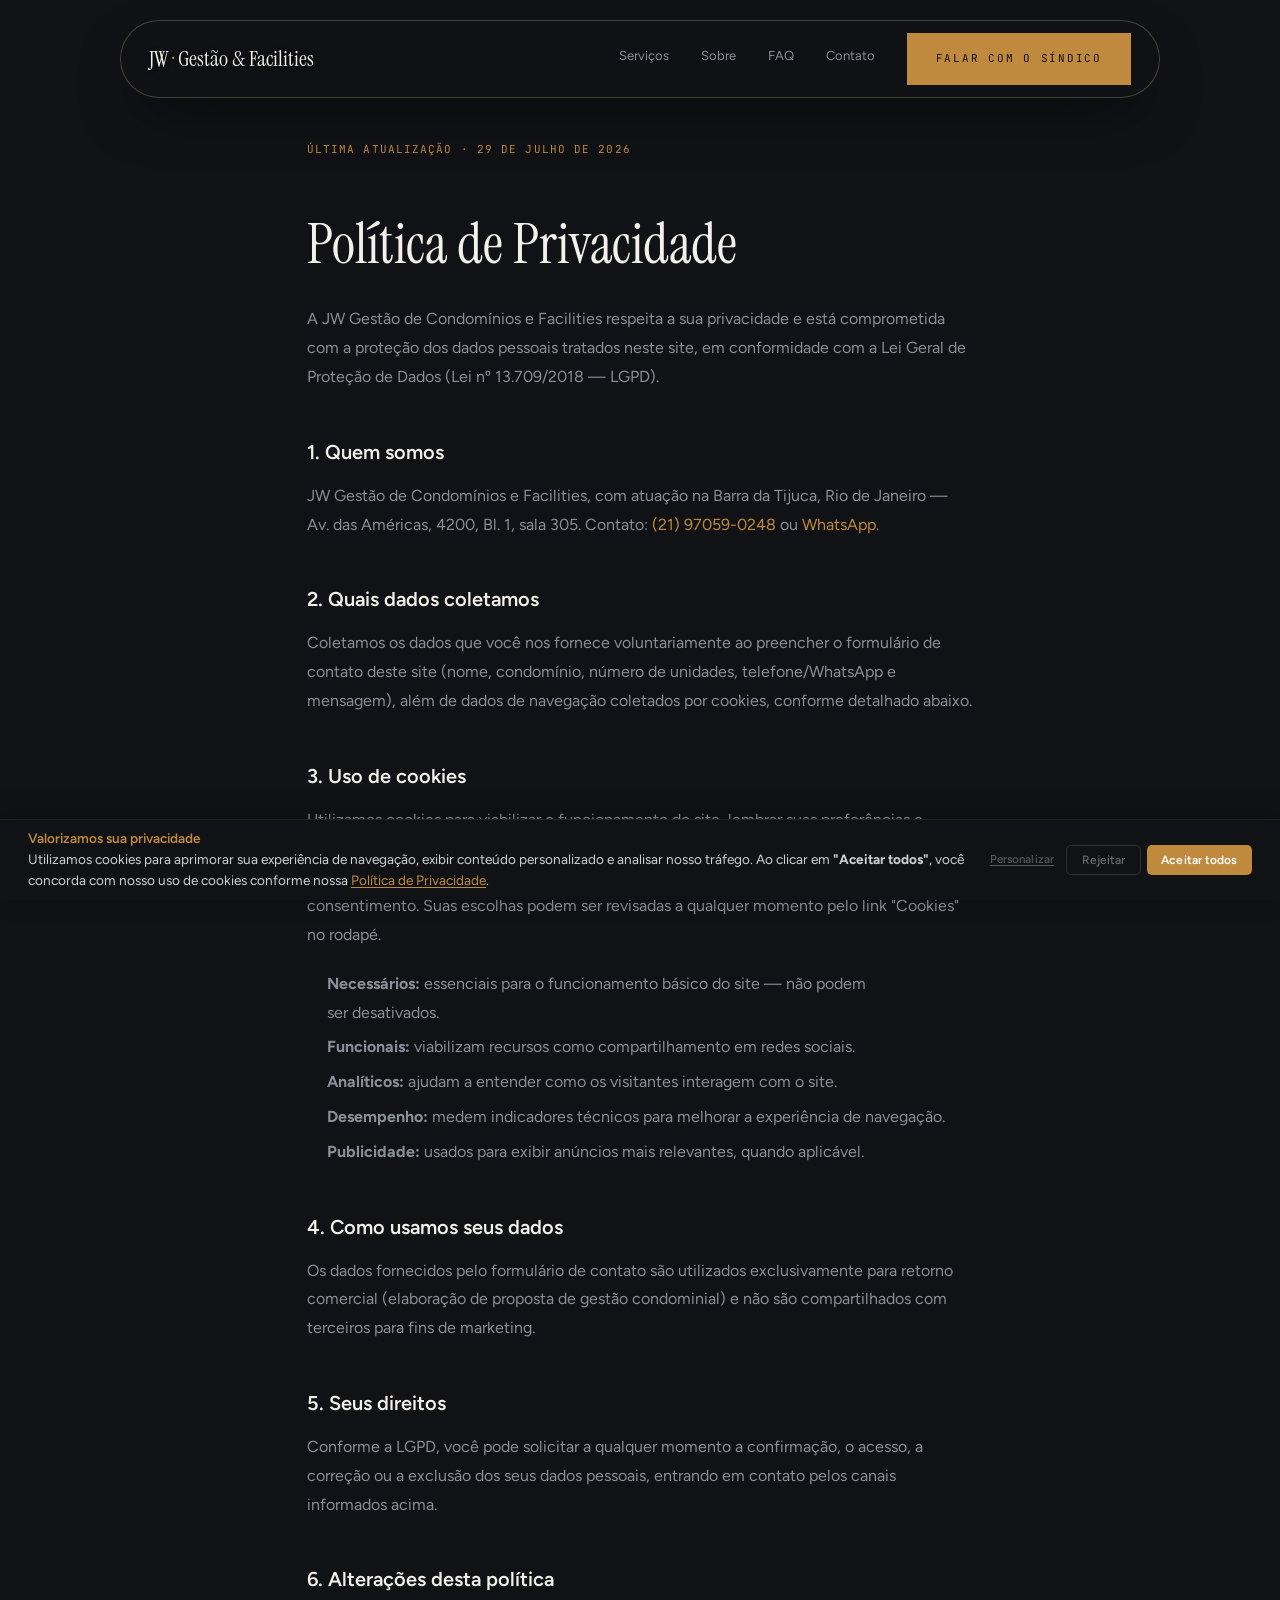
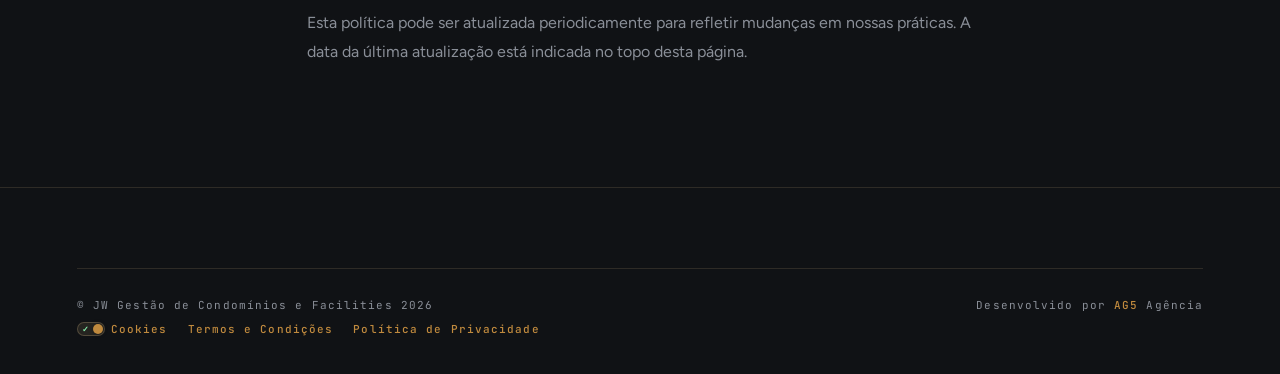
<file: politica-de-privacidade.html>
<!DOCTYPE html>
<html lang="pt-BR">
<head>
<meta charset="UTF-8">
<meta name="viewport" content="width=device-width, initial-scale=1">
<title>Política de Privacidade — JW Gestão de Condomínios e Facilities</title>
<meta name="description" content="Política de Privacidade e uso de cookies da JW Gestão de Condomínios e Facilities.">
<meta name="robots" content="noindex, follow">
<link rel="canonical" href="http://www.jwgestaocondominios.ag5agencia.site/politica-de-privacidade">
<link rel="preconnect" href="https://fonts.googleapis.com">
<link rel="preconnect" href="https://fonts.gstatic.com" crossorigin>
<link href="https://fonts.googleapis.com/css2?family=Instrument+Serif:ital@0;1&family=Figtree:wght@400;500;600;700&family=JetBrains+Mono:wght@400;500&display=swap" rel="stylesheet">
<link rel="stylesheet" href="style.css">
<link rel="stylesheet" href="cookie-banner.css">
<style>
  .legal{padding:140px var(--pad-x) 100px;max-width:820px;margin:0 auto}
  .legal h1{font-family:var(--f-display);font-size:clamp(32px,4.4vw,56px);font-weight:400;margin-bottom:16px}
  .legal p{color:var(--cinza-texto);line-height:1.8;margin-bottom:20px}
  .legal h2{font-family:var(--f-corpo);font-size:20px;font-weight:600;color:var(--areia);margin:44px 0 14px}
  .legal ul{margin:0 0 20px;padding-left:20px;color:var(--cinza-texto);line-height:1.8}
  .legal li{margin-bottom:6px}
  .legal .updated{font-family:var(--f-mono);font-size:11px;letter-spacing:.1em;text-transform:uppercase;color:var(--bronze);margin-bottom:40px}
  .legal a{color:var(--bronze)}
  .legal a:hover{color:var(--bronze-claro)}
</style>
</head>
<body>

<header class="nav" id="nav">
  <a class="nav__brand" href="/">JW <span>·</span> Gestão &amp; Facilities</a>
  <nav class="nav__links" id="navLinks">
    <a href="/#servicos">Serviços</a>
    <a href="/#sobre">Sobre</a>
    <a href="/#faq">FAQ</a>
    <a href="/#contato">Contato</a>
    <a class="btn btn--solid" href="https://wa.me/5521970590248?text=Ol%C3%A1%2C%20vim%20atrav%C3%A9s%20do%20site%20e%20gostaria%20de%20falar%20com%20o%20s%C3%ADndico%20sobre%20a%20gest%C3%A3o%20do%20meu%20condom%C3%ADnio." target="_blank" rel="noopener">Falar com o síndico</a>
  </nav>
</header>

<main>
<section class="legal">
  <p class="updated">Última atualização · 29 de julho de 2026</p>
  <h1>Política de Privacidade</h1>
  <p>A JW Gestão de Condomínios e Facilities respeita a sua privacidade e está comprometida com a proteção dos dados pessoais tratados neste site, em conformidade com a Lei Geral de Proteção de Dados (Lei nº 13.709/2018 — LGPD).</p>

  <h2>1. Quem somos</h2>
  <p>JW Gestão de Condomínios e Facilities, com atuação na Barra da Tijuca, Rio de Janeiro — Av. das Américas, 4200, Bl. 1, sala 305. Contato: <a href="tel:+5521970590248">(21) 97059-0248</a> ou <a href="https://wa.me/5521970590248?text=Ol%C3%A1%2C%20vim%20atrav%C3%A9s%20do%20site%20e%20gostaria%20de%20tirar%20uma%20d%C3%BAvida%20sobre%20a%20pol%C3%ADtica%20de%20privacidade." target="_blank" rel="noopener">WhatsApp</a>.</p>

  <h2>2. Quais dados coletamos</h2>
  <p>Coletamos os dados que você nos fornece voluntariamente ao preencher o formulário de contato deste site (nome, condomínio, número de unidades, telefone/WhatsApp e mensagem), além de dados de navegação coletados por cookies, conforme detalhado abaixo.</p>

  <h2>3. Uso de cookies</h2>
  <p>Utilizamos cookies para viabilizar o funcionamento do site, lembrar suas preferências e, quando autorizado, entender como você navega para melhorar sua experiência. Ao acessar o site, você pode aceitar, rejeitar ou personalizar o uso de cookies através do banner de consentimento. Suas escolhas podem ser revisadas a qualquer momento pelo link "Cookies" no rodapé.</p>
  <ul>
    <li><strong>Necessários:</strong> essenciais para o funcionamento básico do site — não podem ser desativados.</li>
    <li><strong>Funcionais:</strong> viabilizam recursos como compartilhamento em redes sociais.</li>
    <li><strong>Analíticos:</strong> ajudam a entender como os visitantes interagem com o site.</li>
    <li><strong>Desempenho:</strong> medem indicadores técnicos para melhorar a experiência de navegação.</li>
    <li><strong>Publicidade:</strong> usados para exibir anúncios mais relevantes, quando aplicável.</li>
  </ul>

  <h2>4. Como usamos seus dados</h2>
  <p>Os dados fornecidos pelo formulário de contato são utilizados exclusivamente para retorno comercial (elaboração de proposta de gestão condominial) e não são compartilhados com terceiros para fins de marketing.</p>

  <h2>5. Seus direitos</h2>
  <p>Conforme a LGPD, você pode solicitar a qualquer momento a confirmação, o acesso, a correção ou a exclusão dos seus dados pessoais, entrando em contato pelos canais informados acima.</p>

  <h2>6. Alterações desta política</h2>
  <p>Esta política pode ser atualizada periodicamente para refletir mudanças em nossas práticas. A data da última atualização está indicada no topo desta página.</p>
</section>
</main>

<footer class="footer">
  <div class="credits mono">
    <div class="credits__left">
      <span>© JW Gestão de Condomínios e Facilities 2026</span>
      <span class="credits__legal">
        <a href="#" id="ck-prefs-link" class="credits__cookie">
          <span id="cookie-toggle" class="cookie-toggle">
            <span class="cookie-toggle__check">✓</span>
            <span class="cookie-toggle__x">✕</span>
            <span id="cookie-toggle-dot" class="cookie-toggle__dot"></span>
          </span>
          Cookies
        </a>
        <a href="/termos-e-condicoes">Termos e Condições</a>
        <a href="/politica-de-privacidade">Política de Privacidade</a>
      </span>
    </div>
    <span>Desenvolvido por <a href="https://www.ag5agencia.com.br" target="_blank" rel="noopener">AG5</a> Agência</span>
  </div>
</footer>

<div id="ck-banner" class="ck-banner" role="dialog" aria-modal="true" aria-label="Aviso de cookies" aria-live="polite" aria-hidden="true">
  <div class="ck-banner__inner">
    <div class="ck-banner__content">
      <h2 class="ck-banner__title">Valorizamos sua privacidade</h2>
      <p class="ck-banner__text">
        Utilizamos cookies para aprimorar sua experiência de navegação, exibir conteúdo
        personalizado e analisar nosso tráfego. Ao clicar em <strong>"Aceitar todos"</strong>,
        você concorda com nosso uso de cookies conforme nossa
        <a href="/politica-de-privacidade" class="ck-banner__link">Política de Privacidade</a>.
      </p>
    </div>
    <div class="ck-banner__actions">
      <button id="ck-customize" class="ck-btn ck-btn--ghost">Personalizar</button>
      <button id="ck-reject" class="ck-btn ck-btn--outline">Rejeitar</button>
      <button id="ck-accept-all" class="ck-btn ck-btn--primary">Aceitar todos</button>
    </div>
  </div>
</div>

<div id="ck-modal" class="ck-modal" role="dialog" aria-modal="true" aria-label="Personalizar preferências de cookies" aria-hidden="true">
  <div class="ck-modal__overlay" id="ck-modal-overlay"></div>
  <div class="ck-modal__box">
    <div class="ck-modal__header">
      <h2 class="ck-modal__title">Personalizar preferências de consentimento</h2>
      <button class="ck-modal__close" id="ck-modal-close" aria-label="Fechar modal">
        <svg width="18" height="18" viewBox="0 0 24 24" fill="none" aria-hidden="true">
          <path d="M18 6L6 18M6 6l12 12" stroke="currentColor" stroke-width="2" stroke-linecap="round" stroke-linejoin="round"/>
        </svg>
      </button>
    </div>
    <div class="ck-modal__body">
      <p class="ck-modal__intro">
        Utilizamos cookies para ajudar você a navegar com eficiência e executar certas funções.
        Os cookies classificados como <strong>"Necessário"</strong> são essenciais para o
        funcionamento básico do site e não podem ser desativados.
      </p>
      <div class="ck-category">
        <div class="ck-category__header">
          <div class="ck-category__info">
            <h3 class="ck-category__name">Necessário</h3>
            <p class="ck-category__desc">Essenciais para o funcionamento do site. Não armazenam dados pessoalmente identificáveis.</p>
          </div>
          <span class="ck-category__badge">Sempre ativo</span>
        </div>
      </div>
      <div class="ck-category">
        <div class="ck-category__header">
          <div class="ck-category__info">
            <h3 class="ck-category__name">Funcional</h3>
            <p class="ck-category__desc">Ajudam a executar funcionalidades como compartilhamento em mídia social e recursos de terceiros.</p>
          </div>
          <label class="ck-toggle" aria-label="Ativar cookies funcionais">
            <input type="checkbox" id="ck-functional" name="functional">
            <span class="ck-toggle__slider"></span>
          </label>
        </div>
      </div>
      <div class="ck-category">
        <div class="ck-category__header">
          <div class="ck-category__info">
            <h3 class="ck-category__name">Analítico</h3>
            <p class="ck-category__desc">Usados para entender como os visitantes interagem com o site (visitantes, taxa de rejeição, etc.).</p>
          </div>
          <label class="ck-toggle" aria-label="Ativar cookies analíticos">
            <input type="checkbox" id="ck-analytics" name="analytics">
            <span class="ck-toggle__slider"></span>
          </label>
        </div>
      </div>
      <div class="ck-category">
        <div class="ck-category__header">
          <div class="ck-category__info">
            <h3 class="ck-category__name">Desempenho</h3>
            <p class="ck-category__desc">Analisam índices de desempenho do site para oferecer melhor experiência ao visitante.</p>
          </div>
          <label class="ck-toggle" aria-label="Ativar cookies de desempenho">
            <input type="checkbox" id="ck-performance" name="performance">
            <span class="ck-toggle__slider"></span>
          </label>
        </div>
      </div>
      <div class="ck-category">
        <div class="ck-category__header">
          <div class="ck-category__info">
            <h3 class="ck-category__name">Publicidade</h3>
            <p class="ck-category__desc">Entregam anúncios personalizados com base nas páginas visitadas anteriormente.</p>
          </div>
          <label class="ck-toggle" aria-label="Ativar cookies de publicidade">
            <input type="checkbox" id="ck-advertising" name="advertising">
            <span class="ck-toggle__slider"></span>
          </label>
        </div>
      </div>
    </div>
    <div class="ck-modal__footer">
      <button id="ck-modal-reject" class="ck-btn ck-btn--outline">Rejeitar</button>
      <button id="ck-modal-save" class="ck-btn ck-btn--ghost">Salvar Preferências</button>
      <button id="ck-modal-accept-all" class="ck-btn ck-btn--primary">Aceitar todos</button>
    </div>
  </div>
</div>

<button id="ck-prefs-btn" class="ck-prefs-btn" aria-label="Preferências de cookies" style="display:none;">Cookies</button>

<script src="cookie-banner.js" defer></script>
</body>
</html>
</file>
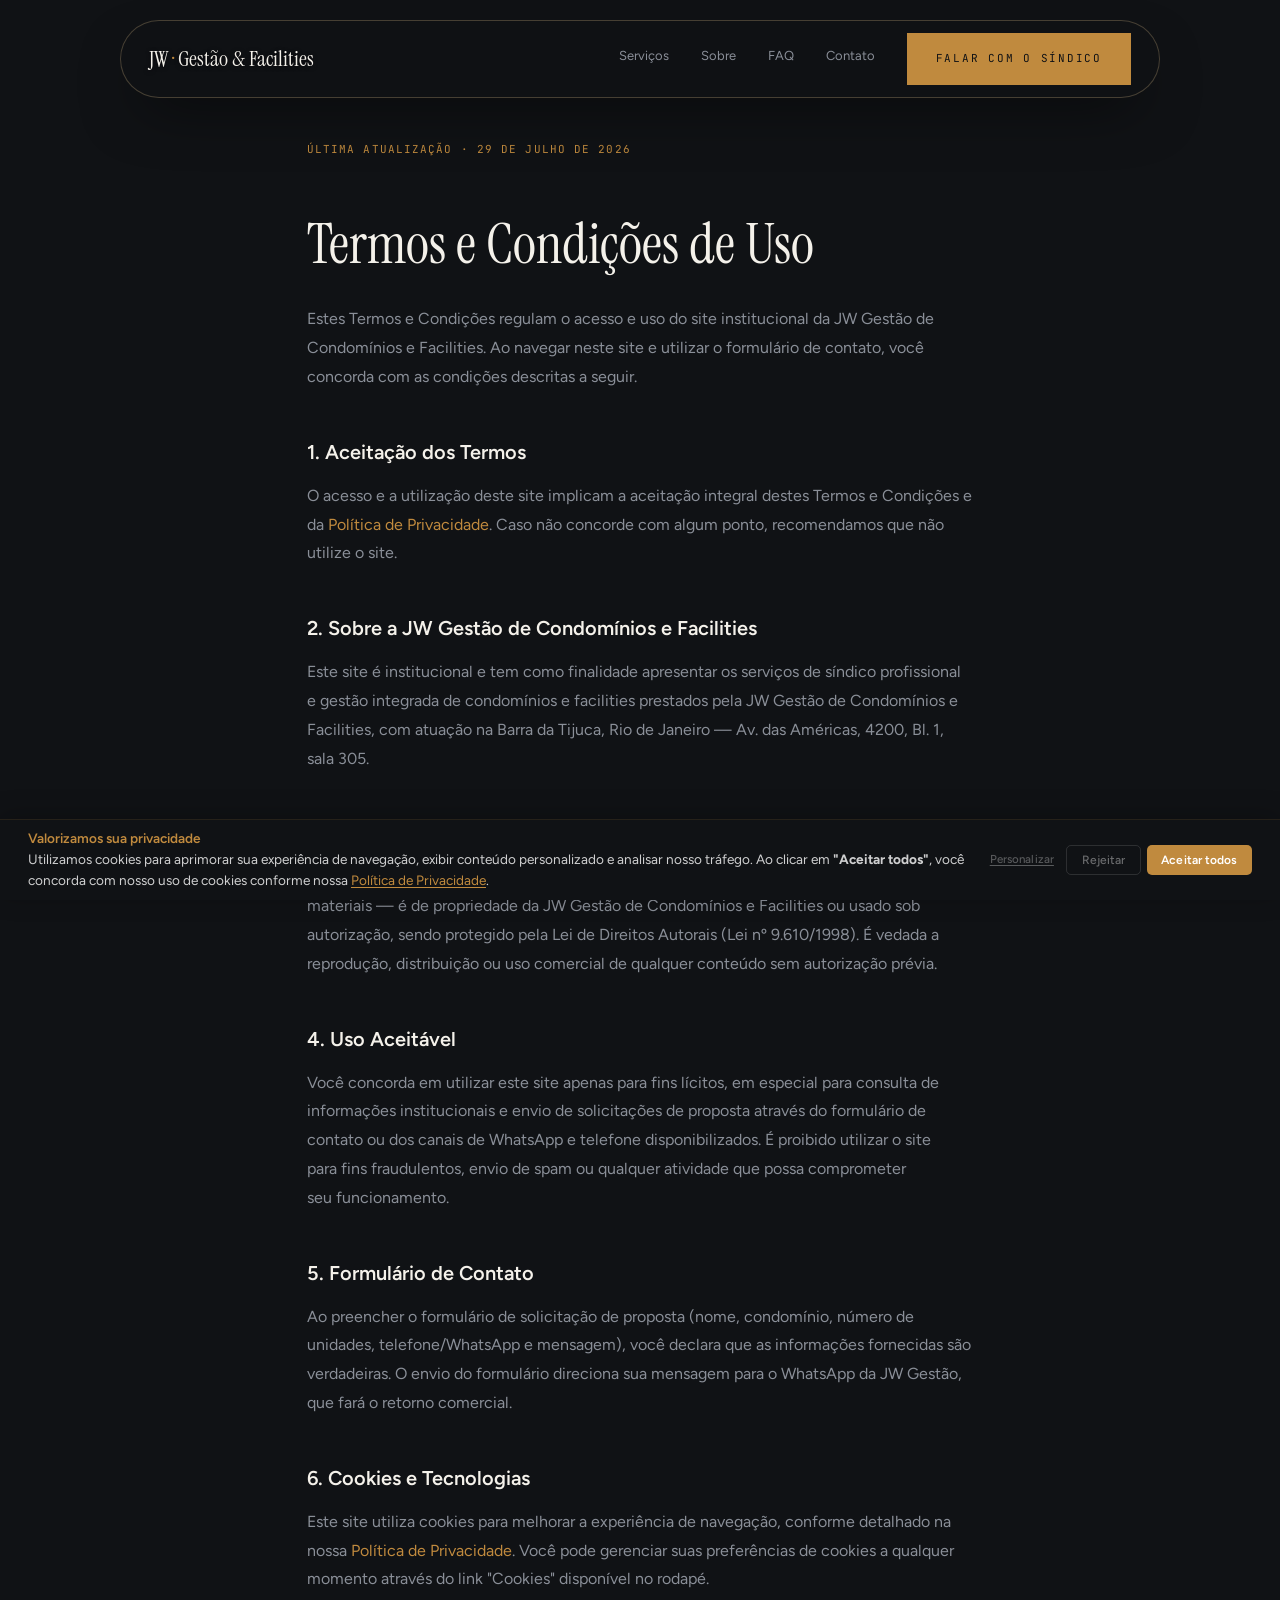
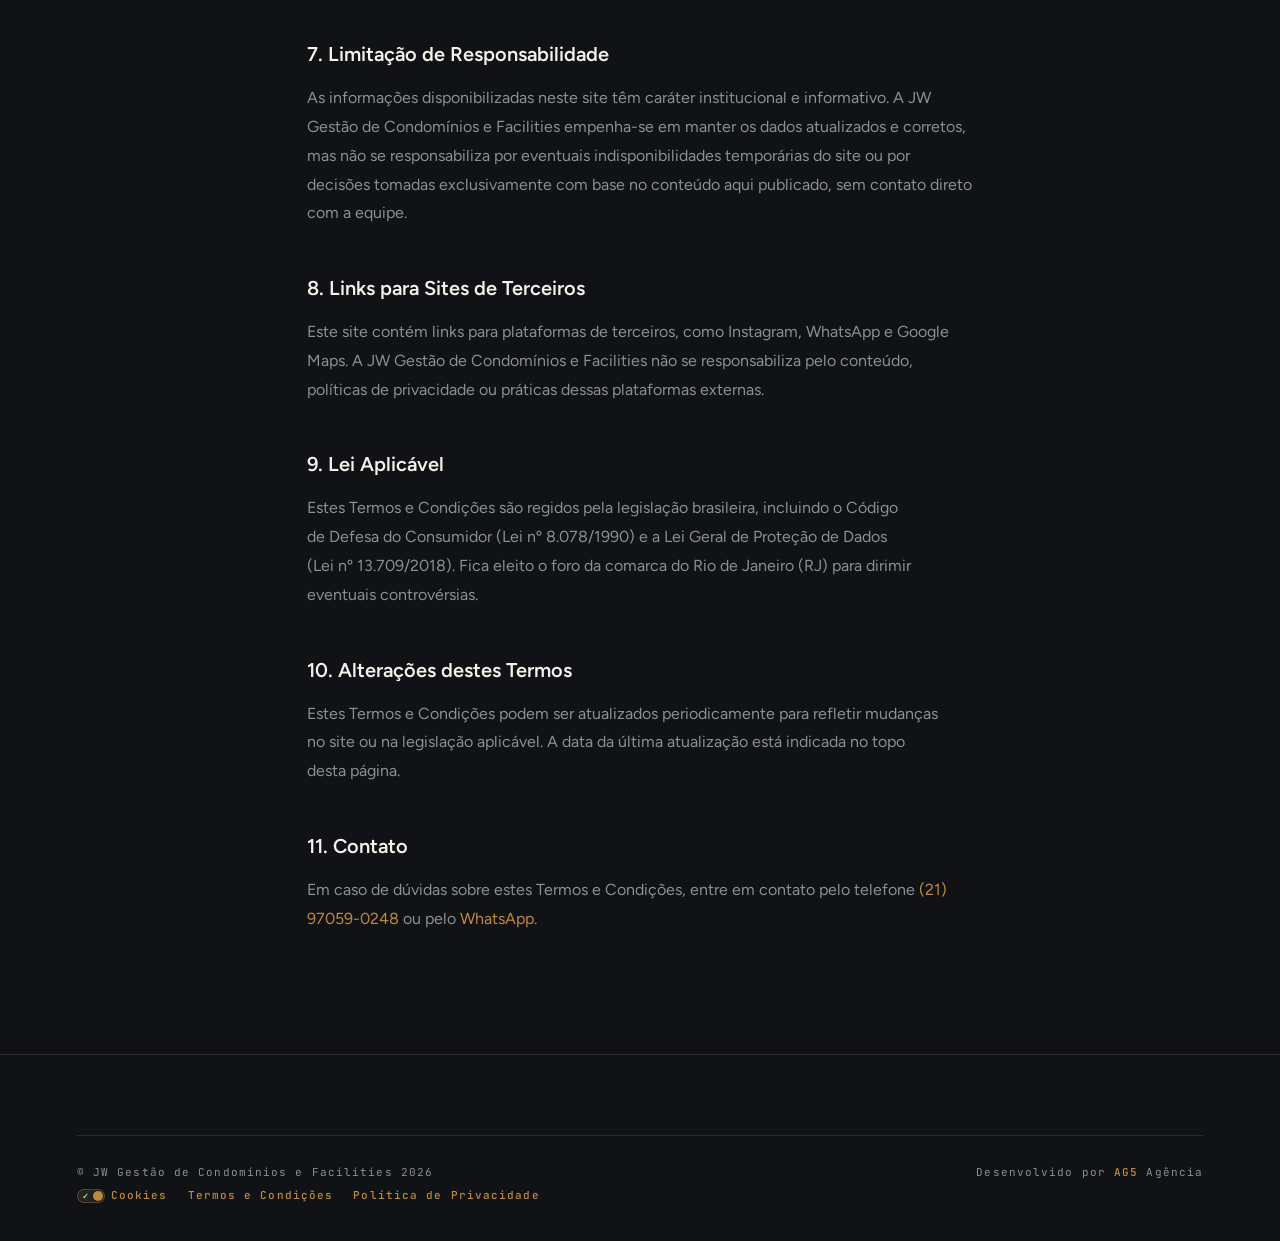
<file: termos-e-condicoes.html>
<!DOCTYPE html>
<html lang="pt-BR">
<head>
<meta charset="UTF-8">
<meta name="viewport" content="width=device-width, initial-scale=1">
<title>Termos e Condições — JW Gestão de Condomínios e Facilities</title>
<meta name="description" content="Termos e Condições de uso do site da JW Gestão de Condomínios e Facilities.">
<meta name="robots" content="noindex, follow">
<link rel="canonical" href="http://www.jwgestaocondominios.ag5agencia.site/termos-e-condicoes">
<link rel="preconnect" href="https://fonts.googleapis.com">
<link rel="preconnect" href="https://fonts.gstatic.com" crossorigin>
<link href="https://fonts.googleapis.com/css2?family=Instrument+Serif:ital@0;1&family=Figtree:wght@400;500;600;700&family=JetBrains+Mono:wght@400;500&display=swap" rel="stylesheet">
<link rel="stylesheet" href="style.css">
<link rel="stylesheet" href="cookie-banner.css">
<style>
  .legal{padding:140px var(--pad-x) 100px;max-width:820px;margin:0 auto}
  .legal h1{font-family:var(--f-display);font-size:clamp(32px,4.4vw,56px);font-weight:400;margin-bottom:16px}
  .legal p{color:var(--cinza-texto);line-height:1.8;margin-bottom:20px}
  .legal h2{font-family:var(--f-corpo);font-size:20px;font-weight:600;color:var(--areia);margin:44px 0 14px}
  .legal ul{margin:0 0 20px;padding-left:20px;color:var(--cinza-texto);line-height:1.8}
  .legal li{margin-bottom:6px}
  .legal .updated{font-family:var(--f-mono);font-size:11px;letter-spacing:.1em;text-transform:uppercase;color:var(--bronze);margin-bottom:40px}
  .legal a{color:var(--bronze)}
  .legal a:hover{color:var(--bronze-claro)}
</style>
</head>
<body>

<header class="nav" id="nav">
  <a class="nav__brand" href="/">JW <span>·</span> Gestão &amp; Facilities</a>
  <nav class="nav__links" id="navLinks">
    <a href="/#servicos">Serviços</a>
    <a href="/#sobre">Sobre</a>
    <a href="/#faq">FAQ</a>
    <a href="/#contato">Contato</a>
    <a class="btn btn--solid" href="https://wa.me/5521970590248?text=Ol%C3%A1%2C%20vim%20atrav%C3%A9s%20do%20site%20e%20gostaria%20de%20falar%20com%20o%20s%C3%ADndico%20sobre%20a%20gest%C3%A3o%20do%20meu%20condom%C3%ADnio." target="_blank" rel="noopener">Falar com o síndico</a>
  </nav>
</header>

<main>
<section class="legal">
  <p class="updated">Última atualização · 29 de julho de 2026</p>
  <h1>Termos e Condições de Uso</h1>
  <p>Estes Termos e Condições regulam o acesso e uso do site institucional da JW Gestão de Condomínios e Facilities. Ao navegar neste site e utilizar o formulário de contato, você concorda com as condições descritas a seguir.</p>

  <h2>1. Aceitação dos Termos</h2>
  <p>O acesso e a utilização deste site implicam a aceitação integral destes Termos e Condições e da <a href="/politica-de-privacidade">Política de Privacidade</a>. Caso não concorde com algum ponto, recomendamos que não utilize o site.</p>

  <h2>2. Sobre a JW Gestão de Condomínios e Facilities</h2>
  <p>Este site é institucional e tem como finalidade apresentar os serviços de síndico profissional e gestão integrada de condomínios e facilities prestados pela JW Gestão de Condomínios e Facilities, com atuação na Barra da Tijuca, Rio de Janeiro — Av. das Américas, 4200, Bl. 1, sala 305.</p>

  <h2>3. Direitos de Propriedade Intelectual</h2>
  <p>Todo o conteúdo deste site — textos, identidade visual, fotografias, vídeos e demais materiais — é de propriedade da JW Gestão de Condomínios e Facilities ou usado sob autorização, sendo protegido pela Lei de Direitos Autorais (Lei nº 9.610/1998). É vedada a reprodução, distribuição ou uso comercial de qualquer conteúdo sem autorização prévia.</p>

  <h2>4. Uso Aceitável</h2>
  <p>Você concorda em utilizar este site apenas para fins lícitos, em especial para consulta de informações institucionais e envio de solicitações de proposta através do formulário de contato ou dos canais de WhatsApp e telefone disponibilizados. É proibido utilizar o site para fins fraudulentos, envio de spam ou qualquer atividade que possa comprometer seu funcionamento.</p>

  <h2>5. Formulário de Contato</h2>
  <p>Ao preencher o formulário de solicitação de proposta (nome, condomínio, número de unidades, telefone/WhatsApp e mensagem), você declara que as informações fornecidas são verdadeiras. O envio do formulário direciona sua mensagem para o WhatsApp da JW Gestão, que fará o retorno comercial.</p>

  <h2>6. Cookies e Tecnologias</h2>
  <p>Este site utiliza cookies para melhorar a experiência de navegação, conforme detalhado na nossa <a href="/politica-de-privacidade">Política de Privacidade</a>. Você pode gerenciar suas preferências de cookies a qualquer momento através do link "Cookies" disponível no rodapé.</p>

  <h2>7. Limitação de Responsabilidade</h2>
  <p>As informações disponibilizadas neste site têm caráter institucional e informativo. A JW Gestão de Condomínios e Facilities empenha-se em manter os dados atualizados e corretos, mas não se responsabiliza por eventuais indisponibilidades temporárias do site ou por decisões tomadas exclusivamente com base no conteúdo aqui publicado, sem contato direto com a equipe.</p>

  <h2>8. Links para Sites de Terceiros</h2>
  <p>Este site contém links para plataformas de terceiros, como Instagram, WhatsApp e Google Maps. A JW Gestão de Condomínios e Facilities não se responsabiliza pelo conteúdo, políticas de privacidade ou práticas dessas plataformas externas.</p>

  <h2>9. Lei Aplicável</h2>
  <p>Estes Termos e Condições são regidos pela legislação brasileira, incluindo o Código de Defesa do Consumidor (Lei nº 8.078/1990) e a Lei Geral de Proteção de Dados (Lei nº 13.709/2018). Fica eleito o foro da comarca do Rio de Janeiro (RJ) para dirimir eventuais controvérsias.</p>

  <h2>10. Alterações destes Termos</h2>
  <p>Estes Termos e Condições podem ser atualizados periodicamente para refletir mudanças no site ou na legislação aplicável. A data da última atualização está indicada no topo desta página.</p>

  <h2>11. Contato</h2>
  <p>Em caso de dúvidas sobre estes Termos e Condições, entre em contato pelo telefone <a href="tel:+5521970590248">(21) 97059-0248</a> ou pelo <a href="https://wa.me/5521970590248?text=Ol%C3%A1%2C%20vim%20atrav%C3%A9s%20do%20site%20e%20gostaria%20de%20tirar%20uma%20d%C3%BAvida%20sobre%20os%20termos%20e%20condi%C3%A7%C3%B5es." target="_blank" rel="noopener">WhatsApp</a>.</p>
</section>
</main>

<footer class="footer">
  <div class="credits mono">
    <div class="credits__left">
      <span>© JW Gestão de Condomínios e Facilities 2026</span>
      <span class="credits__legal">
        <a href="#" id="ck-prefs-link" class="credits__cookie">
          <span id="cookie-toggle" class="cookie-toggle">
            <span class="cookie-toggle__check">✓</span>
            <span class="cookie-toggle__x">✕</span>
            <span id="cookie-toggle-dot" class="cookie-toggle__dot"></span>
          </span>
          Cookies
        </a>
        <a href="/termos-e-condicoes">Termos e Condições</a>
        <a href="/politica-de-privacidade">Política de Privacidade</a>
      </span>
    </div>
    <span>Desenvolvido por <a href="https://www.ag5agencia.com.br" target="_blank" rel="noopener">AG5</a> Agência</span>
  </div>
</footer>

<div id="ck-banner" class="ck-banner" role="dialog" aria-modal="true" aria-label="Aviso de cookies" aria-live="polite" aria-hidden="true">
  <div class="ck-banner__inner">
    <div class="ck-banner__content">
      <h2 class="ck-banner__title">Valorizamos sua privacidade</h2>
      <p class="ck-banner__text">
        Utilizamos cookies para aprimorar sua experiência de navegação, exibir conteúdo
        personalizado e analisar nosso tráfego. Ao clicar em <strong>"Aceitar todos"</strong>,
        você concorda com nosso uso de cookies conforme nossa
        <a href="/politica-de-privacidade" class="ck-banner__link">Política de Privacidade</a>.
      </p>
    </div>
    <div class="ck-banner__actions">
      <button id="ck-customize" class="ck-btn ck-btn--ghost">Personalizar</button>
      <button id="ck-reject" class="ck-btn ck-btn--outline">Rejeitar</button>
      <button id="ck-accept-all" class="ck-btn ck-btn--primary">Aceitar todos</button>
    </div>
  </div>
</div>

<div id="ck-modal" class="ck-modal" role="dialog" aria-modal="true" aria-label="Personalizar preferências de cookies" aria-hidden="true">
  <div class="ck-modal__overlay" id="ck-modal-overlay"></div>
  <div class="ck-modal__box">
    <div class="ck-modal__header">
      <h2 class="ck-modal__title">Personalizar preferências de consentimento</h2>
      <button class="ck-modal__close" id="ck-modal-close" aria-label="Fechar modal">
        <svg width="18" height="18" viewBox="0 0 24 24" fill="none" aria-hidden="true">
          <path d="M18 6L6 18M6 6l12 12" stroke="currentColor" stroke-width="2" stroke-linecap="round" stroke-linejoin="round"/>
        </svg>
      </button>
    </div>
    <div class="ck-modal__body">
      <p class="ck-modal__intro">
        Utilizamos cookies para ajudar você a navegar com eficiência e executar certas funções.
        Os cookies classificados como <strong>"Necessário"</strong> são essenciais para o
        funcionamento básico do site e não podem ser desativados.
      </p>
      <div class="ck-category">
        <div class="ck-category__header">
          <div class="ck-category__info">
            <h3 class="ck-category__name">Necessário</h3>
            <p class="ck-category__desc">Essenciais para o funcionamento do site. Não armazenam dados pessoalmente identificáveis.</p>
          </div>
          <span class="ck-category__badge">Sempre ativo</span>
        </div>
      </div>
      <div class="ck-category">
        <div class="ck-category__header">
          <div class="ck-category__info">
            <h3 class="ck-category__name">Funcional</h3>
            <p class="ck-category__desc">Ajudam a executar funcionalidades como compartilhamento em mídia social e recursos de terceiros.</p>
          </div>
          <label class="ck-toggle" aria-label="Ativar cookies funcionais">
            <input type="checkbox" id="ck-functional" name="functional">
            <span class="ck-toggle__slider"></span>
          </label>
        </div>
      </div>
      <div class="ck-category">
        <div class="ck-category__header">
          <div class="ck-category__info">
            <h3 class="ck-category__name">Analítico</h3>
            <p class="ck-category__desc">Usados para entender como os visitantes interagem com o site (visitantes, taxa de rejeição, etc.).</p>
          </div>
          <label class="ck-toggle" aria-label="Ativar cookies analíticos">
            <input type="checkbox" id="ck-analytics" name="analytics">
            <span class="ck-toggle__slider"></span>
          </label>
        </div>
      </div>
      <div class="ck-category">
        <div class="ck-category__header">
          <div class="ck-category__info">
            <h3 class="ck-category__name">Desempenho</h3>
            <p class="ck-category__desc">Analisam índices de desempenho do site para oferecer melhor experiência ao visitante.</p>
          </div>
          <label class="ck-toggle" aria-label="Ativar cookies de desempenho">
            <input type="checkbox" id="ck-performance" name="performance">
            <span class="ck-toggle__slider"></span>
          </label>
        </div>
      </div>
      <div class="ck-category">
        <div class="ck-category__header">
          <div class="ck-category__info">
            <h3 class="ck-category__name">Publicidade</h3>
            <p class="ck-category__desc">Entregam anúncios personalizados com base nas páginas visitadas anteriormente.</p>
          </div>
          <label class="ck-toggle" aria-label="Ativar cookies de publicidade">
            <input type="checkbox" id="ck-advertising" name="advertising">
            <span class="ck-toggle__slider"></span>
          </label>
        </div>
      </div>
    </div>
    <div class="ck-modal__footer">
      <button id="ck-modal-reject" class="ck-btn ck-btn--outline">Rejeitar</button>
      <button id="ck-modal-save" class="ck-btn ck-btn--ghost">Salvar Preferências</button>
      <button id="ck-modal-accept-all" class="ck-btn ck-btn--primary">Aceitar todos</button>
    </div>
  </div>
</div>

<button id="ck-prefs-btn" class="ck-prefs-btn" aria-label="Preferências de cookies" style="display:none;">Cookies</button>

<script src="cookie-banner.js" defer></script>
</body>
</html>
</file>
<file: style.css>
/* JW Gestão de Condomínios e Facilities — style.css
   Editorial patrimonial escuro · AG5 Agência */

:root{
  --grafite-profundo:#101215;
  --grafite-superficie:#1B1E23;
  --bronze:#C08A3E;
  --bronze-claro:#E3C48D;
  --areia:#F4F1EA;
  --cinza-texto:#8A8F98;
  --verde-indicador:#2F6B52;
  --linha:rgba(224,196,141,.12);
  --linha-forte:rgba(224,196,141,.24);

  --f-display:"Instrument Serif",Georgia,serif;
  --f-corpo:"Figtree",system-ui,-apple-system,sans-serif;
  --f-mono:"JetBrains Mono",ui-monospace,monospace;

  --pad-x:6vw;
  --sec-y:120px;
  --gap:16px;
}

*,*::before,*::after{box-sizing:border-box}
html{scroll-behavior:smooth}
body{
  margin:0;background:var(--grafite-profundo);color:var(--areia);
  font-family:var(--f-corpo);font-size:16px;line-height:1.6;
  -webkit-font-smoothing:antialiased;overflow-x:hidden;text-wrap:pretty;
}
img,video,iframe{max-width:100%;display:block}
.sr-only{position:absolute;width:1px;height:1px;padding:0;margin:-1px;overflow:hidden;clip:rect(0,0,0,0);white-space:nowrap;border:0}
a{color:var(--bronze);text-decoration:none;transition:color .28s ease}
a:hover{color:var(--bronze-claro)}
h1,h2,h3,p,figure,blockquote{margin:0}
ul,ol{margin:0;padding:0;list-style:none}
::selection{background:var(--bronze);color:var(--grafite-profundo)}

/* ---------- utilitários ---------- */
.mono{font-family:var(--f-mono);font-size:12px;letter-spacing:.08em}
.muted{color:var(--cinza-texto)}
.bronze{color:var(--bronze)}
.label{font-family:var(--f-mono);font-size:11px;letter-spacing:.16em;text-transform:uppercase;color:var(--cinza-texto)}
.label--bronze{color:var(--bronze)}
.display{font-family:var(--f-display);font-weight:400;font-size:clamp(32px,4.2vw,60px);line-height:1.05;letter-spacing:-.015em}
.display--lg{font-size:clamp(34px,4.6vw,68px)}
.lead{font-size:17px;line-height:1.75}

.btn{
  display:inline-block;position:relative;isolation:isolate;overflow:hidden;
  font-family:var(--f-mono);font-size:11px;letter-spacing:.16em;text-transform:uppercase;
  padding:16px 28px;border:1px solid transparent;cursor:pointer;
  transition:color .34s cubic-bezier(.65,0,.35,1),border-color .34s ease;
}
.btn::before{
  content:"";position:absolute;inset:0;z-index:-1;
  transform:scaleY(0);transform-origin:bottom;
  transition:transform .34s cubic-bezier(.65,0,.35,1);
}
.btn:hover::before{transform:scaleY(1)}
.btn--solid{background:var(--bronze);border-color:var(--bronze);color:var(--grafite-profundo)}
.btn--solid::before{background:var(--bronze-claro)}
.btn--solid:hover{color:var(--grafite-profundo)}
.btn--ghost{color:var(--areia);border-color:var(--linha-forte);background:transparent}
.btn--ghost::before{background:var(--bronze)}
.btn--ghost:hover{color:var(--grafite-profundo);border-color:var(--bronze)}

/* ---------- navbar ---------- */
.nav{
  position:fixed;top:20px;left:20px;right:20px;z-index:50;
  display:flex;align-items:center;justify-content:space-between;gap:24px;
  padding:12px 28px;border-radius:999px;
  background:rgba(16,18,21,.82);border:1px solid rgba(224,196,141,.26);
  backdrop-filter:blur(16px);-webkit-backdrop-filter:blur(16px);
  box-shadow:0 24px 60px -22px rgba(0,0,0,.65);
  max-width:1040px;margin-inline:auto;
}
.nav__brand{font-family:var(--f-display);font-size:22px;color:var(--areia);text-shadow:0 1px 4px rgba(0,0,0,.6)}
.nav__brand span{color:var(--bronze)}
.nav__brand:hover{color:var(--areia)}
.nav__links{display:flex;align-items:center;gap:32px;font-size:13px}
.nav__links>a:not(.btn){position:relative;color:var(--cinza-texto);padding-bottom:4px}
.nav__links>a:not(.btn)::after{
  content:"";position:absolute;left:0;bottom:0;width:100%;height:1px;background:var(--bronze);
  transform:scaleX(0);transform-origin:left;transition:transform .28s cubic-bezier(.4,0,.2,1);
}
.nav__links>a:not(.btn):hover{color:var(--areia)}
.nav__links>a:not(.btn):hover::after{transform:scaleX(1)}
.nav__toggle{
  display:none;flex-direction:column;justify-content:center;gap:5px;
  width:32px;height:24px;background:none;border:0;padding:0;cursor:pointer;
}
.nav__toggle span{display:block;width:100%;height:1px;background:var(--areia);transition:transform .28s ease,opacity .28s ease;filter:drop-shadow(0 1px 3px rgba(0,0,0,.7))}
.nav__toggle[aria-expanded="true"] span:nth-child(1){transform:translateY(6px) rotate(45deg)}
.nav__toggle[aria-expanded="true"] span:nth-child(2){opacity:0}
.nav__toggle[aria-expanded="true"] span:nth-child(3){transform:translateY(-6px) rotate(-45deg)}

/* ---------- drawer mobile ---------- */
.drawer-overlay{
  position:fixed;inset:0;z-index:9998;background:rgba(16,18,21,.7);
  backdrop-filter:blur(2px);-webkit-backdrop-filter:blur(2px);
  opacity:0;visibility:hidden;transition:opacity .32s ease,visibility 0s linear .32s;
}
.drawer-overlay.is-open{opacity:1;visibility:visible;transition:opacity .32s ease}
.drawer{
  position:fixed;top:0;right:0;bottom:0;z-index:9999;
  width:min(340px,84vw);background:var(--grafite-profundo);
  border-left:1px solid var(--linha-forte);
  display:flex;flex-direction:column;gap:40px;padding:28px var(--pad-x) 40px;
  transform:translateX(100%);transition:transform .38s cubic-bezier(.65,0,.35,1);
}
.drawer.is-open{transform:translateX(0)}
.drawer__head{display:flex;align-items:center;justify-content:space-between}
.drawer__close{background:none;border:0;color:var(--areia);font-size:28px;line-height:1;cursor:pointer;padding:4px}
.drawer__close:hover{color:var(--bronze)}
.drawer__links{display:flex;flex-direction:column;gap:4px}
.drawer__links>a{
  position:relative;color:var(--areia);opacity:.72;font-family:var(--f-display);font-size:26px;
  padding:14px 0;border-bottom:1px solid var(--linha);transition:opacity .24s ease,color .24s ease;
}
.drawer__links>a:hover{opacity:1;color:var(--bronze-claro)}
.drawer__cta{margin-top:auto;text-align:center}

/* ---------- hero (HERO-C) ---------- */
.hero{
  min-height:100vh;display:flex;align-items:center;padding:96px var(--pad-x) 48px;position:relative;overflow:hidden;
  background:
    linear-gradient(90deg,var(--grafite-profundo) 0%,rgba(16,18,21,.94) 35%,rgba(16,18,21,.82) 60%,rgba(16,18,21,.7) 100%),
    linear-gradient(0deg,var(--grafite-profundo) 0%,rgba(16,18,21,.55) 18%,rgba(16,18,21,.4) 55%,rgba(16,18,21,.72) 100%),
    url("assets/hero-portrait-mobile.png");
  background-size:cover;background-position:center 30%;background-repeat:no-repeat;
}
.hero__glow{
  position:absolute;inset:0;pointer-events:none;z-index:0;
  background:
    radial-gradient(ellipse 60% 50% at 15% 20%,rgba(192,138,62,.1) 0%,transparent 55%),
    radial-gradient(ellipse 50% 45% at 88% 78%,rgba(47,107,82,.06) 0%,transparent 50%);
  filter:blur(60px);opacity:.8;animation:glow-pulse 14s ease-in-out infinite
}
.hero__grid{display:grid;grid-template-columns:minmax(0,1fr) 340px;gap:64px;align-items:center;width:100%;position:relative;z-index:1}
.hero__label{font-size:12px;letter-spacing:.18em;margin-bottom:28px;animation:fade .5s ease-out .2s both}
.hero__title{
  font-family:var(--f-display);font-weight:400;
  font-size:clamp(38px,6vw,92px);line-height:1;letter-spacing:-.02em;
}
.mask{display:block;overflow:hidden}
.mask--indent{padding-left:12%}
.mask__in{display:block;animation:rise .9s cubic-bezier(.16,1,.3,1) var(--d,0ms) both}
.mask__in--italic{font-style:italic;color:var(--bronze-claro)}
.hero__sub{max-width:52ch;margin-top:32px;font-size:16px;line-height:1.65;color:var(--cinza-texto);animation:fade .7s ease-out .7s both}
.hero__ctas{display:flex;flex-wrap:wrap;gap:20px;margin-top:32px;animation:fade .7s ease-out .85s both}
.hero__data{
  display:flex;flex-wrap:wrap;align-items:center;gap:10px;margin-top:44px;
  animation:fade .7s ease-out 1s both;
}
.hero__data-item{
  font-family:var(--f-mono);font-size:10px;letter-spacing:.1em;text-transform:uppercase;color:var(--cinza-texto);
  border:1px solid var(--linha);padding:8px 14px;border-radius:999px;
  transition:border-color .3s ease,color .3s ease
}
.hero__data-item:hover{border-color:rgba(192,138,62,.4);color:var(--areia)}
.hero__data-item strong{color:var(--bronze-claro);font-weight:400}

.portrait{
  position:relative;width:320px;justify-self:end;margin-right:22%;
  padding:10px;background:linear-gradient(155deg,#1d2026,var(--grafite-superficie));
  border:1px solid rgba(192,138,62,.4);
  box-shadow:0 32px 70px -24px rgba(0,0,0,.5),0 10px 28px -14px rgba(0,0,0,.35),0 1px 0 rgba(224,196,141,.08) inset;
  animation:portrait 1.1s cubic-bezier(.22,1,.36,1) .5s both
}
.portrait__glow{
  position:absolute;inset:-20px;z-index:-1;pointer-events:none;
  background:radial-gradient(ellipse at 50% 40%,rgba(192,138,62,.18),transparent 68%);
  filter:blur(28px)
}
.portrait__frame{position:absolute;inset:0;border:1px solid rgba(224,196,141,.14);pointer-events:none;animation:offset .7s cubic-bezier(.65,0,.35,1) .9s both}
.portrait img{position:relative;width:100%;height:440px;object-fit:cover;object-position:50% 22%;filter:grayscale(.15) contrast(1.05) brightness(.92);display:block}
.portrait img.portrait__img--mobile{display:none !important}
.portrait__media{position:relative;overflow:hidden}
.portrait__video{position:relative;width:100%;aspect-ratio:9/16;height:auto;object-fit:cover;object-position:50% 22%;filter:grayscale(.15) contrast(1.05) brightness(.92);display:block}
.portrait__controls{
  position:absolute;right:10px;bottom:10px;z-index:2;display:flex;gap:8px;
  opacity:0;transform:translateY(6px);transition:opacity .3s ease,transform .3s ease
}
.portrait__media:hover .portrait__controls,
.portrait__media:focus-within .portrait__controls{opacity:1;transform:translateY(0)}
.portrait__btn{
  width:34px;height:34px;border-radius:50%;display:flex;align-items:center;justify-content:center;
  background:rgba(16,18,21,.55);backdrop-filter:blur(6px);-webkit-backdrop-filter:blur(6px);
  border:1px solid rgba(224,196,141,.3);color:var(--areia);cursor:pointer;
  transition:background .3s ease,border-color .3s ease,color .3s ease
}
.portrait__btn:hover{background:var(--bronze);border-color:var(--bronze);color:var(--grafite-profundo)}
.portrait figcaption{font-family:var(--f-mono);font-size:11px;letter-spacing:.12em;color:var(--cinza-texto);margin-top:20px;padding:0 2px;line-height:1.8}
.portrait figcaption span{color:var(--bronze)}

/* ---------- seções ---------- */
.section{padding:var(--sec-y) var(--pad-x)}
.section--rule{border-top:1px solid rgba(224,196,141,.14)}
.section--flush{padding-inline:0}
.section__head{display:flex;align-items:baseline;justify-content:space-between;gap:32px;flex-wrap:wrap;margin-bottom:48px}
.section__head--pad{padding-inline:var(--pad-x)}
.section .label--bronze{font-size:12px;letter-spacing:.18em;margin-bottom:28px}

.split{display:grid;gap:72px;align-items:start}
.split--diag{grid-template-columns:minmax(0,1fr) minmax(0,1fr)}
.split--about{grid-template-columns:minmax(0,1fr) minmax(0,1fr);gap:80px}
.split--contact{grid-template-columns:minmax(0,1fr) minmax(0,1fr);gap:80px}

/* diagnóstico — narrativa vertical em 3 atos, ultra premium e compacta */
.section--diagnostico{position:relative;overflow:hidden;padding:72px var(--pad-x);background:radial-gradient(ellipse at 15% 0%,rgba(192,138,62,.08) 0%,transparent 50%),radial-gradient(ellipse at 85% 100%,rgba(47,107,82,.05) 0%,transparent 45%),var(--grafite-profundo)}
.diagnostico__glow{position:absolute;inset:0;pointer-events:none;background:radial-gradient(circle at 50% 40%,rgba(192,138,62,.06),transparent 55%);filter:blur(100px);opacity:.7;animation:glow-pulse 10s ease-in-out infinite}

/* ato 1 — abertura centralizada */
.diagnostico__intro{position:relative;z-index:1;max-width:56ch;margin:0 auto;text-align:center}
.diagnostico__intro .label--bronze{font-size:11px;letter-spacing:.22em;margin-bottom:20px}
.diagnostico__intro .display--xl{font-size:clamp(32px,4.4vw,60px);line-height:1.06;letter-spacing:-.02em}
.diagnostico__intro .display--xl em{font-style:italic;color:var(--bronze-claro)}
.diagnostico__lead{margin:18px auto 0;font-size:15.5px;line-height:1.7;color:var(--cinza-texto);max-width:48ch}

/* ato 2 — os 4 problemas, grid 2x2 */
.pains{position:relative;z-index:1;margin:44px auto 0;max-width:920px;display:grid;grid-template-columns:1fr 1fr;gap:1px;background:rgba(224,196,141,.14)}
.pain{position:relative;background:var(--grafite-profundo);display:grid;grid-template-columns:auto minmax(0,1fr);gap:16px;padding:26px 28px;transition:background .3s ease}
.pain:hover{background:var(--grafite-superficie)}
.pain__num{font-family:var(--f-mono);font-size:11px;letter-spacing:.12em;color:var(--bronze);padding-top:2px;transition:color .3s ease}
.pain:hover .pain__num{color:var(--bronze-claro)}
.pain__content h3{font-size:15px;font-weight:600;color:var(--areia);margin-bottom:5px;letter-spacing:-.01em}
.pain__content p{color:var(--cinza-texto);line-height:1.55;font-size:13.5px}

/* ato 3 — a solução, editorial em duas colunas: imagem inteira à esquerda, texto sólido à direita */
.solution--split{
  position:relative;z-index:1;margin:56px auto 0;max-width:1180px;height:420px;
  display:grid;grid-template-columns:minmax(0,1.05fr) minmax(0,.95fr);
  border:1px solid rgba(192,138,62,.3);overflow:hidden;
  box-shadow:0 30px 70px -30px rgba(0,0,0,.5);
}
.solution__figure{position:relative;margin:0;height:100%;overflow:hidden}
.solution__figure img{width:100%;height:100%;object-fit:cover;object-position:35% 55%;filter:grayscale(0) brightness(.94) contrast(1.05) saturate(1.05);transition:transform .9s cubic-bezier(.16,1,.3,1),filter .5s ease}
.solution--split:hover .solution__figure img{transform:scale(1.02);filter:grayscale(0) brightness(1) contrast(1.06) saturate(1.1)}
.solution__content{
  position:relative;height:100%;overflow-y:auto;display:flex;flex-direction:column;justify-content:center;gap:14px;
  padding:44px 48px;background:var(--grafite-superficie);
  border-left:2px solid var(--bronze);
}
.solution__icon{font-family:var(--f-mono);font-size:24px;color:var(--bronze);line-height:1}
.solution__title{font-family:var(--f-display);font-size:clamp(24px,2.6vw,34px);line-height:1.1;color:var(--areia);letter-spacing:-.01em}
.solution__text{color:var(--cinza-texto);font-size:14px;line-height:1.65;max-width:38ch}
.solution__list{display:grid;gap:0;margin-top:4px;padding-top:14px;border-top:1px solid rgba(224,196,141,.14)}
.solution__list li{
  display:flex;align-items:center;gap:12px;padding:9px 0;
  font-size:10.5px;letter-spacing:.05em;color:var(--areia);
  border-top:1px solid rgba(224,196,141,.1);
}
.solution__list li:first-child{border-top:0}
.solution__list-num{color:var(--bronze);font-size:11px}

/* escopo — simples e ultra premium */
.section--servicos{position:relative;overflow:hidden;background:radial-gradient(ellipse at 80% 0%,rgba(192,138,62,.05) 0%,transparent 45%),radial-gradient(ellipse at 10% 100%,rgba(47,107,82,.03) 0%,transparent 40%),var(--grafite-profundo)}
.servicos__glow{position:absolute;inset:0;pointer-events:none;background:radial-gradient(circle at 50% 30%,rgba(192,138,62,.04),transparent 55%);filter:blur(90px);opacity:.5;animation:glow-pulse 9s ease-in-out infinite}
.servicos__head{position:relative;z-index:1;display:flex;align-items:end;justify-content:space-between;gap:32px;flex-wrap:wrap;margin-bottom:56px}
.servicos__head .label--bronze{font-size:12px;letter-spacing:.22em;margin-bottom:24px}
.servicos__head .display--lg{font-size:clamp(34px,4.8vw,64px);line-height:1.02;letter-spacing:-.02em}
.servicos__lead{font-size:12px;letter-spacing:.1em;text-transform:uppercase;color:var(--cinza-texto);max-width:30ch;text-align:right}

.escopo__grid{position:relative;z-index:1;display:grid;grid-template-columns:repeat(3,1fr);gap:18px}
.escopo__card{
  position:relative;background:var(--grafite-superficie);border:1px solid var(--linha);padding:28px 24px;
  display:flex;flex-direction:column;gap:12px;min-height:220px;justify-content:flex-end;overflow:hidden;isolation:isolate;
  transition:border-color .4s ease,transform .4s cubic-bezier(.16,1,.3,1),box-shadow .4s ease;will-change:transform
}
.escopo__card:hover,.escopo__card:focus{border-color:rgba(192,138,62,.35);transform:translateY(-6px);box-shadow:0 24px 60px -24px rgba(0,0,0,.65);outline:none}
.escopo__card-media{
  position:absolute;inset:0;z-index:-1;margin:0;overflow:hidden;
  opacity:.27;transition:opacity .6s ease
}
.escopo__card-media::after{
  content:"";position:absolute;inset:0;
  background:linear-gradient(180deg, rgba(27,30,35,0.7) 0%, rgba(27,30,35,0.92) 70%, rgba(27,30,35,0.98) 100%);
  pointer-events:none
}
.escopo__card-media img{
  width:100%;height:100%;object-fit:cover;
  filter:grayscale(.2) brightness(.75) contrast(1.05);
  transform:scale(1.05);
  transition:transform .7s cubic-bezier(.16,1,.3,1),filter .5s ease
}
.escopo__card:hover .escopo__card-media,.escopo__card:focus .escopo__card-media{opacity:.4}
.escopo__card:hover .escopo__card-media img,.escopo__card:focus .escopo__card-media img{transform:scale(1);filter:grayscale(0) brightness(.9) contrast(1.08)}
.escopo__card-num{position:relative;z-index:1;font-family:var(--f-mono);font-size:12px;letter-spacing:.1em;color:var(--bronze);opacity:.7;transition:color .3s ease,opacity .3s ease,transform .3s ease}
.escopo__card:hover .escopo__card-num,.escopo__card:focus .escopo__card-num{color:var(--bronze-claro);opacity:1;transform:translateX(4px)}
.escopo__card-title{position:relative;z-index:1;font-size:18px;font-weight:600;letter-spacing:-.01em;color:var(--areia);margin:0}
.escopo__card-text{position:relative;z-index:1;font-size:13.5px;line-height:1.6;color:var(--cinza-texto);margin:0;max-width:38ch}

.scope-card{position:relative;z-index:1;margin-top:40px;padding:32px 36px;background:var(--grafite-superficie);border:1px solid var(--linha);transition:border-color .4s ease,transform .4s ease}
.scope-card:hover{border-color:rgba(192,138,62,.28);transform:translateY(-3px)}
.scope-card__label{font-family:var(--f-mono);font-size:11px;letter-spacing:.16em;text-transform:uppercase;color:var(--bronze);margin-bottom:22px;display:block}
.scope-card__columns{display:grid;grid-template-columns:repeat(3,1fr);gap:40px;align-items:start}
.scope-card__column{display:flex;flex-direction:column;gap:10px}
.scope-card__column span{color:var(--cinza-texto);font-size:13.5px;line-height:1.7;letter-spacing:.01em;position:relative;padding-left:16px}
.scope-card__column span::before{content:"";position:absolute;left:0;top:.55em;width:5px;height:5px;border-radius:50%;background:var(--bronze);opacity:.5}

/* galeria */
.gallery{display:grid;grid-template-columns:repeat(12,1fr);gap:var(--gap);align-items:end}
.gallery__item img{width:100%;object-fit:cover;filter:grayscale(.5) brightness(.6) contrast(1.05)}
.gallery__item figcaption{font-size:11px;letter-spacing:.12em;text-transform:uppercase;color:var(--cinza-texto);margin-top:14px}
.gallery__item--7{grid-column:span 7}
.gallery__item--7 img{height:460px}
.gallery__item--5{grid-column:span 5}
.gallery__item--5 img{height:340px}
.gallery__item--4{grid-column:span 4;margin-top:24px}
.gallery__item--4 img{height:300px}
.gallery__note{grid-column:span 4;font-family:var(--f-display);font-size:30px;line-height:1.25;padding:0 0 8px 8px}

/* operação — ultra premium v4: cards de grid com spotlight sutil */
.section--operacao{position:relative;overflow:hidden;scroll-margin-top:80px;background:radial-gradient(ellipse at 50% 0%,rgba(192,138,62,.03) 0%,transparent 45%),var(--grafite-profundo);padding-block:100px var(--sec-y)}
.operacao__glow{position:absolute;inset:0;pointer-events:none;background:radial-gradient(circle at 50% 30%,rgba(192,138,62,.03),transparent 48%);filter:blur(120px);opacity:.35;animation:glow-pulse 14s ease-in-out infinite}
.operacao__intro{position:relative;z-index:1;text-align:center;margin-bottom:64px}
.operacao__intro .label--bronze{margin-bottom:24px}
.operacao__title{font-family:var(--f-display);font-size:clamp(40px,6vw,90px);line-height:.95;letter-spacing:-.03em;margin:0 0 18px;animation:title-breathe 10s ease-in-out infinite}
.operacao__title::after{content:".";color:var(--bronze)}
.operacao__subtitle{display:inline-block;color:var(--cinza-texto);font-size:12px;letter-spacing:.08em;text-transform:uppercase;line-height:1.8;max-width:48ch}

.operacao__grid{position:relative;z-index:1;display:grid;grid-template-columns:repeat(2,1fr);gap:18px;max-width:1160px;margin:0 auto}
.operacao__card{
  position:relative;min-height:340px;padding:32px;display:flex;flex-direction:column;justify-content:space-between;gap:24px;overflow:hidden;isolation:isolate;
  background:var(--grafite-superficie);border:1px solid rgba(224,196,141,.12);
  transition:border-color .5s ease,transform .5s cubic-bezier(.16,1,.3,1),box-shadow .5s ease;
  will-change:transform
}
.operacao__card:hover,.operacao__card:focus{border-color:rgba(192,138,62,.18);transform:translateY(-8px);box-shadow:0 32px 80px -32px rgba(0,0,0,.5);outline:none}
.operacao__card-glow{position:absolute;inset:0;z-index:0;pointer-events:none;opacity:0;transition:opacity .6s ease;background:radial-gradient(500px circle at var(--x,50%) var(--y,50%),rgba(192,138,62,.04),transparent 50%)}
.operacao__card:hover .operacao__card-glow,.operacao__card:focus .operacao__card-glow{opacity:1}
.operacao__card-num{position:relative;z-index:1;font-family:var(--f-mono);font-size:12px;letter-spacing:.1em;color:var(--bronze);transition:color .3s ease,transform .4s ease}
.operacao__card:hover .operacao__card-num,.operacao__card:focus .operacao__card-num{color:var(--bronze-claro);transform:translateY(-3px)}
.operacao__card-content{position:relative;z-index:1;max-width:46ch}
.operacao__card-title{font-family:var(--f-display);font-size:clamp(24px,2.4vw,34px);font-weight:400;line-height:1.05;letter-spacing:-.01em;color:var(--areia);margin:0 0 14px}
.operacao__card-text{font-size:14px;line-height:1.7;color:var(--cinza-texto);margin:0;transition:color .4s ease}
.operacao__card:hover .operacao__card-text,.operacao__card:focus .operacao__card-text{color:var(--areia)}
.operacao__card-media{position:absolute;inset:0;margin:0;z-index:-1;opacity:.18;transition:opacity .7s ease,transform 1.2s cubic-bezier(.16,1,.3,1)}
.operacao__card-media::after{content:"";position:absolute;inset:0;background:linear-gradient(180deg,transparent 0%,rgba(27,30,35,.82) 60%,rgba(27,30,35,.95) 100%);pointer-events:none}
.operacao__card-media img{width:100%;height:100%;object-fit:cover;filter:grayscale(.25) brightness(.5) contrast(1.05);transform:scale(1.08);transition:transform 1.2s cubic-bezier(.16,1,.3,1)}
.operacao__card:hover .operacao__card-media,.operacao__card:focus .operacao__card-media{opacity:.24}
.operacao__card:hover .operacao__card-media img,.operacao__card:focus .operacao__card-media img{transform:scale(1)}

.operacao__foot{position:relative;z-index:1;display:flex;align-items:center;justify-content:space-between;gap:32px;flex-wrap:wrap;margin-top:64px;padding-top:40px;border-top:1px solid rgba(224,196,141,.14)}
.operacao__stats{display:flex;gap:48px;flex-wrap:wrap}
.operacao__stat{display:flex;align-items:center;gap:14px;font-family:var(--f-mono);font-size:11px;letter-spacing:.14em;text-transform:uppercase;color:var(--cinza-texto)}
.operacao__stat span:first-child{font-size:28px;color:var(--bronze);letter-spacing:.02em}
.operacao__foot .btn{padding:18px 34px;font-size:12px;letter-spacing:.18em}

@keyframes title-breathe{0%,100%{letter-spacing:-.03em}50%{letter-spacing:-.025em}}

/* sobre / trajetória — simples, organizada e premium */
.section--sobre{position:relative;overflow:hidden;scroll-margin-top:80px;background:var(--grafite-profundo);padding-block:var(--sec-y)}
.sobre__head{position:relative;z-index:1;max-width:64ch;margin-bottom:48px}
.sobre__head .label--bronze{margin-bottom:24px}
.sobre__head .display{font-size:clamp(34px,4.6vw,64px);line-height:1.02;letter-spacing:-.02em;margin-bottom:18px}
.sobre__lead{font-size:13px;letter-spacing:.08em;text-transform:uppercase;color:var(--cinza-texto);line-height:1.7;max-width:50ch}

.sobre__grid{position:relative;z-index:1;display:grid;grid-template-columns:minmax(280px,360px) 1fr;gap:32px;align-items:stretch;justify-content:center}
.sobre__video{position:relative;width:100%;max-width:360px;display:flex;flex-direction:column}
.sobre__video .videoframe{border:1px solid var(--bronze);padding:10px;background:var(--grafite-superficie);flex:1;display:flex;flex-direction:column}
.sobre__video .videoframe video{width:100%;aspect-ratio:9/16;object-fit:contain;background:var(--grafite-profundo);display:block;flex:1}
.sobre__video .videoframe video:-webkit-full-screen,.sobre__video .videoframe video:-moz-full-screen,.sobre__video .videoframe video:fullscreen{object-fit:contain}
.sobre__caption{margin-top:16px;font-size:11px;letter-spacing:.12em;text-transform:uppercase;color:var(--cinza-texto);text-align:center}

.sobre__cards{display:grid;grid-template-columns:1fr;grid-template-rows:repeat(4,1fr);gap:14px;height:100%}
.sobre__card{
  position:relative;background:var(--grafite-superficie);border:1px solid var(--linha);padding:28px;
  display:flex;flex-direction:column;gap:12px;overflow:hidden;min-height:0;
  transition:border-color .35s ease,transform .35s ease,background .35s ease;will-change:transform
}
.sobre__card:hover,.sobre__card:focus{border-color:rgba(192,138,62,.28);transform:translateY(-4px);background:#15181d;outline:none}
.sobre__card-num{font-family:var(--f-mono);font-size:11px;letter-spacing:.1em;color:var(--bronze);opacity:.7;transition:opacity .3s ease}
.sobre__card:hover .sobre__card-num,.sobre__card:focus .sobre__card-num{opacity:1}
.sobre__card-title{font-size:17px;font-weight:600;letter-spacing:-.01em;color:var(--areia);margin:0}
.sobre__card p{font-size:14px;line-height:1.6;color:var(--cinza-texto);margin:0}

/* gestão na prática — carrossel editorial, coverflow sutil */
.section--pratica{
  position:relative;overflow:hidden;scroll-margin-top:80px;
  background:
    radial-gradient(ellipse at 15% 0%,rgba(192,138,62,.07) 0%,transparent 45%),
    radial-gradient(ellipse at 90% 100%,rgba(47,107,82,.04) 0%,transparent 40%),
    var(--grafite-profundo);
  padding-block:110px var(--sec-y);border-top:1px solid rgba(224,196,141,.12)
}
.pratica__glow{position:absolute;inset:0;pointer-events:none;background:radial-gradient(circle at 50% 30%,rgba(192,138,62,.06),transparent 48%);filter:blur(120px);opacity:.55;animation:glow-pulse 12s ease-in-out infinite}
.pratica__glow--b{inset:auto 0 0 0;height:55%;background:radial-gradient(ellipse at 50% 100%,rgba(192,138,62,.05),transparent 55%);filter:blur(110px);animation-duration:15s;animation-direction:reverse}

.pratica__layout{position:relative;z-index:1;display:grid;grid-template-columns:minmax(320px,400px) 1fr;gap:56px;align-items:center;padding-inline:var(--pad-x)}

.pratica__panel{max-width:42ch}
.pratica__panel .label--bronze{font-size:12px;letter-spacing:.22em;margin-bottom:20px}
.pratica__panel .display{font-size:clamp(22px,2vw,28px);line-height:1.15;letter-spacing:-.01em;margin-bottom:12px}
.pratica__panel .display em{font-style:italic;color:var(--bronze-claro)}
.pratica__lead{font-size:12px;letter-spacing:.08em;text-transform:uppercase;color:var(--cinza-texto);line-height:1.6;margin-bottom:28px}

.pratica__now{border-top:1px solid rgba(224,196,141,.16);padding-top:26px;margin-bottom:30px}
.pratica__now-index{display:block;font-size:11px;letter-spacing:.12em;color:var(--bronze);margin-bottom:14px}
.pratica__now-tag{
  display:inline-block;font-size:10px;letter-spacing:.13em;text-transform:uppercase;color:var(--bronze-claro);
  border:1px solid rgba(224,196,141,.22);padding:4px 9px;border-radius:999px;margin-bottom:14px;
  transition:opacity .3s ease
}
.pratica__now-title{
  font-family:var(--f-display);font-weight:400;font-size:clamp(26px,2.6vw,36px);line-height:1.14;letter-spacing:-.01em;
  color:var(--areia);margin-bottom:18px;min-height:2.3em;transition:opacity .3s ease
}
.pratica__now.is-switching .pratica__now-tag,
.pratica__now.is-switching .pratica__now-title{opacity:0}

.pratica__controls{display:flex;align-items:center;gap:12px;margin-bottom:24px}

.pratica__viewport{position:relative;height:min(62vh,580px);perspective:1400px;overflow:hidden}
.pratica__viewport::before,.pratica__viewport::after{
  content:"";position:absolute;top:0;bottom:0;width:12%;z-index:4;pointer-events:none
}
.pratica__viewport::before{left:0;background:linear-gradient(90deg,var(--grafite-profundo) 0%,transparent 100%)}
.pratica__viewport::after{right:0;background:linear-gradient(270deg,var(--grafite-profundo) 0%,transparent 100%)}

.reels--pratica{position:relative;width:100%;height:100%}
.reels--pratica .reel{
  position:absolute;top:0;left:50%;height:100%;width:min(72%,340px);
  opacity:0;pointer-events:none;visibility:hidden;
  transform:translateX(-50%) translateX(0) scale(.74);
  transition:opacity .6s cubic-bezier(.16,1,.3,1),transform .6s cubic-bezier(.16,1,.3,1),visibility 0s linear .6s;
}
.reels--pratica .reel.is-active{
  opacity:1;pointer-events:auto;visibility:visible;z-index:3;
  transform:translateX(-50%) translateX(0) scale(1);
  transition:opacity .6s cubic-bezier(.16,1,.3,1),transform .6s cubic-bezier(.16,1,.3,1)
}
.reels--pratica .reel.is-prev{
  opacity:.5;pointer-events:auto;visibility:visible;z-index:2;cursor:pointer;
  transform:translateX(-50%) translateX(-78%) scale(.76);
  transition:opacity .6s cubic-bezier(.16,1,.3,1),transform .6s cubic-bezier(.16,1,.3,1)
}
.reels--pratica .reel.is-next{
  opacity:.5;pointer-events:auto;visibility:visible;z-index:2;cursor:pointer;
  transform:translateX(-50%) translateX(78%) scale(.76);
  transition:opacity .6s cubic-bezier(.16,1,.3,1),transform .6s cubic-bezier(.16,1,.3,1)
}
.reels--pratica .reel.is-prev:hover,
.reels--pratica .reel.is-next:hover{opacity:.72}

.reel__box{
  position:relative;width:100%;height:100%;padding:0;
  border:1px solid var(--linha);background:var(--grafite-superficie);overflow:hidden;cursor:pointer;
  box-shadow:0 24px 60px -20px rgba(0,0,0,.4),0 8px 24px -12px rgba(0,0,0,.28),0 1px 0 rgba(224,196,141,.08) inset;
  transition:border-color .4s ease,padding .5s cubic-bezier(.16,1,.3,1),box-shadow .4s ease
}
.reel.is-active .reel__box{
  padding:10px;border-color:rgba(192,138,62,.4);
  background:linear-gradient(155deg,#1d2026,var(--grafite-superficie));
  box-shadow:0 32px 70px -24px rgba(0,0,0,.45),0 10px 28px -14px rgba(0,0,0,.3),0 1px 0 rgba(224,196,141,.08) inset
}
.reel__frame{position:relative;width:100%;height:100%;overflow:hidden;border:1px solid rgba(224,196,141,.14)}
.reel__box video{
  width:100%;height:100%;object-fit:cover;background:var(--grafite-profundo);display:block;
  filter:grayscale(.65) sepia(.24) saturate(1.3) brightness(.84) contrast(1.05);
  transition:filter .6s ease
}
.reel.is-active .reel__box video{filter:grayscale(.15) sepia(.08) saturate(1.08) brightness(.98) contrast(1.02)}
.reel__box video:fullscreen,
.reel__box video:-webkit-full-screen{object-fit:contain;object-position:50% 50%;filter:none}
.reel__box::after{content:"";position:absolute;inset:0;pointer-events:none;z-index:1;background:linear-gradient(180deg,rgba(16,18,21,.3) 0%,rgba(56,42,20,.1) 32%,rgba(56,42,20,.1) 62%,rgba(16,18,21,.56) 100%);mix-blend-mode:multiply}
.reel__play{
  position:absolute;top:50%;left:50%;z-index:2;transform:translate(-50%,-50%) scale(.85);
  display:flex;align-items:center;justify-content:center;width:62px;height:62px;border-radius:50%;
  background:rgba(16,18,21,.5);backdrop-filter:blur(6px);-webkit-backdrop-filter:blur(6px);
  color:var(--areia);border:1px solid rgba(224,196,141,.35);opacity:0;pointer-events:none;
  transition:opacity .35s ease,transform .35s cubic-bezier(.34,1.56,.64,1),background .3s ease,border-color .3s ease
}
.reel.is-active .reel__box:hover .reel__play{opacity:1;transform:translate(-50%,-50%) scale(1);background:var(--bronze);border-color:var(--bronze);color:var(--grafite-profundo)}
.reel__box:has(video:playing) .reel__play{opacity:0;pointer-events:none}

/* declaração (DEPO-B) */
.statement{
  background:var(--grafite-profundo);color:var(--areia);min-height:90vh;
  display:grid;grid-template-columns:minmax(280px,440px) 1fr;align-items:center;gap:0;
  position:relative;overflow:hidden
}
.statement__portrait{position:relative;height:100%;min-height:90vh;overflow:hidden}
.statement__portrait img{
  width:100%;height:100%;object-fit:cover;display:block;
  filter:grayscale(.55) contrast(1.04) brightness(.85)
}
.statement__portrait::after{
  content:"";position:absolute;inset:0;pointer-events:none;
  background:linear-gradient(90deg,transparent 60%,var(--grafite-profundo) 100%)
}
.statement__content{position:relative;padding:80px 6vw 80px 7vw;max-width:74ch}
.statement__quote{
  display:block;font-family:var(--f-display);font-size:96px;line-height:1;
  color:var(--bronze);opacity:.6;margin-bottom:8px
}
.statement blockquote{
  position:relative;font-family:var(--f-display);font-weight:400;color:var(--areia);
  font-size:clamp(26px,2.9vw,44px);line-height:1.2;letter-spacing:-.01em;margin-bottom:36px
}
.statement blockquote em{font-style:italic;color:var(--bronze-claro)}
.statement__sign{position:relative;font-size:12px;letter-spacing:.16em;text-transform:uppercase;color:var(--cinza-texto)}

/* faq — ultra premium */
.section--faq{position:relative;overflow:hidden;background:radial-gradient(ellipse at 85% 0%,rgba(192,138,62,.07) 0%,transparent 50%),radial-gradient(ellipse at 10% 100%,rgba(47,107,82,.05) 0%,transparent 45%),var(--grafite-profundo)}
.faq__glow{position:absolute;inset:0;pointer-events:none;background:radial-gradient(circle at 50% 40%,rgba(192,138,62,.06),transparent 55%);filter:blur(90px);opacity:.7;animation:glow-pulse 9s ease-in-out infinite}
.faq__head{position:relative;z-index:1;max-width:62ch;margin-bottom:32px}
.faq__head .display--xl{font-size:clamp(32px,3.8vw,52px);line-height:1.05;letter-spacing:-.02em}
.faq__head .display--xl em{font-style:italic;color:var(--bronze-claro)}
.faq__lead{margin-top:20px;font-size:16px;line-height:1.7;color:var(--cinza-texto);max-width:52ch;margin-bottom:40px}

.faq{position:relative;z-index:1;display:grid;grid-template-columns:1fr 1fr;grid-auto-flow:column;grid-template-rows:repeat(5,auto);gap:0 56px}
.faq__item{
  width:100%;border-top:1px solid rgba(224,196,141,.14);padding:18px 0;
  background:none;border-left:0;border-right:0;border-bottom:0;text-align:left;cursor:pointer;
  display:flex;align-items:flex-start;gap:20px;font-family:var(--f-corpo);
  font-size:18px;font-weight:600;color:var(--areia);transition:opacity .3s ease;
}
.faq__item:nth-last-child(-n+2){border-bottom:1px solid rgba(224,196,141,.14)}
.faq__item.is-hidden{display:none}
.faq__item:hover .faq__q{color:var(--bronze-claro)}
.faq__num{flex-shrink:0;padding-top:3px;font-size:12px;letter-spacing:.1em;color:var(--bronze)}
.faq__q{flex:1;transition:color .28s ease}
.faq__toggle{
  flex-shrink:0;font-family:var(--f-mono);font-size:20px;line-height:1;color:var(--bronze);
  transition:transform .28s cubic-bezier(.4,0,.2,1);
}
.faq__item:hover .faq__toggle{transform:rotate(90deg)}

.faq__cta{
  position:relative;z-index:1;display:flex;align-items:center;gap:24px;flex-wrap:wrap;
  margin-top:40px;padding-top:28px;border-top:1px solid rgba(224,196,141,.14);
}
.faq__cta p{font-family:var(--f-display);font-size:22px;color:var(--areia)}

/* FAQ — modal de resposta */
.faq-modal{
  position:fixed;inset:0;z-index:9200;display:flex;align-items:center;justify-content:center;padding:24px;
  opacity:0;visibility:hidden;transition:opacity .28s ease,visibility 0s linear .28s;
}
.faq-modal.is-open{opacity:1;visibility:visible;transition:opacity .28s ease}
.faq-modal__overlay{position:fixed;inset:0;background:rgba(16,18,21,.72);backdrop-filter:blur(3px);-webkit-backdrop-filter:blur(3px)}
.faq-modal__box{
  position:relative;z-index:1;width:100%;max-width:560px;max-height:82vh;overflow-y:auto;
  background:var(--grafite-superficie);border:1px solid var(--bronze);
  padding:44px 44px 40px;transform:translateY(16px) scale(.97);opacity:0;
  transition:transform .32s cubic-bezier(.16,1,.3,1),opacity .32s ease;
}
.faq-modal.is-open .faq-modal__box{transform:translateY(0) scale(1);opacity:1}
.faq-modal__close{
  position:absolute;top:20px;right:20px;width:32px;height:32px;border-radius:50%;
  display:flex;align-items:center;justify-content:center;background:rgba(224,196,141,.08);
  border:0;color:var(--cinza-texto);cursor:pointer;transition:color .24s ease,background .24s ease;
}
.faq-modal__close:hover{color:var(--areia);background:rgba(224,196,141,.16)}
.faq-modal__label{margin-bottom:16px}
.faq-modal__question{font-family:var(--f-display);font-size:clamp(24px,3vw,30px);font-weight:400;color:var(--areia);line-height:1.25;margin-bottom:20px;padding-right:24px}
.faq-modal__answer{color:var(--cinza-texto);line-height:1.8;font-size:15px;margin-bottom:32px}
.faq-modal__cta{width:100%;text-align:center}

/* VÍDEO — modal ultra premium (hero) */
.video-modal{
  position:fixed;inset:0;z-index:9300;display:flex;align-items:center;justify-content:center;padding:5vh 24px;
  opacity:0;visibility:hidden;transition:opacity .32s ease,visibility 0s linear .32s;
}
.video-modal.is-open{opacity:1;visibility:visible;transition:opacity .32s ease}
.video-modal__overlay{position:fixed;inset:0;background:rgba(10,11,13,.88);backdrop-filter:blur(8px);-webkit-backdrop-filter:blur(8px)}
.video-modal__box{
  position:relative;z-index:1;width:min(92vw,340px);max-height:82vh;
  transform:translateY(20px) scale(.96);opacity:0;
  transition:transform .38s cubic-bezier(.16,1,.3,1),opacity .38s ease,width .5s cubic-bezier(.16,1,.3,1);
}
.video-modal.is-open .video-modal__box{transform:translateY(0) scale(1);opacity:1}
.video-modal__frame{
  position:relative;padding:10px;background:linear-gradient(155deg,#1d2026,var(--grafite-superficie));
  border:1px solid rgba(192,138,62,.4);max-height:82vh;
  box-shadow:0 40px 100px -30px rgba(0,0,0,.7),0 1px 0 rgba(224,196,141,.08) inset;
}
.video-modal__frame video{
  display:block;width:100%;max-height:calc(82vh - 20px);aspect-ratio:9/16;object-fit:cover;object-position:50% 22%;background:#000;
}
.video-modal__frame video:fullscreen,
.video-modal__frame video:-webkit-full-screen{object-fit:contain;object-position:50% 50%}
.video-modal__close{position:absolute;top:20px;right:20px;z-index:2}

/* localização — mapa full-width + faixa de info */
.location__head{margin-bottom:40px}
.location__head h2{margin-top:16px}

.mapframe iframe{display:block;width:100%;height:460px;border:0}

.location__strip{
  display:grid;grid-template-columns:repeat(3,1fr);
  margin-top:56px;border-top:1px solid rgba(224,196,141,.14);
}
.location__item{
  display:grid;grid-template-columns:auto minmax(0,1fr);gap:20px;
  padding:36px 40px;border-right:1px solid rgba(224,196,141,.14);
}
.location__item:first-child{padding-left:var(--pad-x)}
.location__item:last-child{padding-right:var(--pad-x);border-right:0}
.location__icon{color:var(--bronze);flex-shrink:0;margin-top:2px}
.location__label{display:block;margin-bottom:10px;font-size:16px;font-weight:600;color:var(--areia)}
.location__item p{color:var(--cinza-texto);line-height:1.75;font-size:14px}
.location__ctas{margin-top:16px}
.location__btn{display:inline-flex;align-items:center;gap:9px}

/* proposta — coluna esquerda */
.proposal__steps{margin-top:56px;display:grid;gap:0}
.proposal__step{
  position:relative;padding:44px 0 22px;border-top:1px solid rgba(224,196,141,.14);
}
.proposal__step:last-child{border-bottom:1px solid rgba(224,196,141,.14)}
.proposal__num{position:absolute;top:22px;left:0;color:var(--bronze);font-size:12px;letter-spacing:.1em;white-space:nowrap}
.proposal__step h3{font-family:var(--f-corpo);font-size:16px;font-weight:600;color:var(--areia);margin-bottom:6px}
.proposal__step p{color:var(--cinza-texto);font-size:14px;line-height:1.6;max-width:38ch}

/* proposta — card do formulário */
.proposal__card{position:relative;padding:12px 12px 0 0}
.proposal__frame{position:absolute;inset:0 0 12px 12px;border:1px solid var(--bronze);z-index:0}
.form{
  position:relative;z-index:1;display:grid;gap:22px;
  background:var(--grafite-superficie);border:1px solid rgba(224,196,141,.14);
  padding:40px;box-shadow:0 24px 64px -24px rgba(0,0,0,.5);
}
.form label{display:grid;gap:8px}
.form .label{font-size:11px;letter-spacing:.14em}
.form input,.form textarea{
  background:var(--grafite-profundo);border:1px solid rgba(224,196,141,.14);color:var(--areia);
  font-family:var(--f-corpo);font-size:15px;padding:14px 16px;outline:none;
  transition:border-color .28s ease,box-shadow .28s ease;
}
.form input[type=tel],.form input[type=number]{font-family:var(--f-mono)}
.form textarea{resize:vertical}
.form input:focus,.form textarea:focus{border-color:var(--bronze);box-shadow:0 0 0 3px rgba(192,138,62,.12)}
.form input.is-invalid,.form textarea.is-invalid{border-color:var(--bronze)}
.form em[data-error]{display:none;font-family:var(--f-mono);font-size:11px;font-style:normal;color:var(--bronze)}
.form em[data-error].is-visible{display:block}
.form__row{display:grid;grid-template-columns:1fr 1fr;gap:22px}
.form__submit{display:inline-flex;align-items:center;justify-content:center;gap:10px;justify-self:start}
.form__status{min-height:16px;letter-spacing:.1em;color:var(--verde-indicador)}
.form__status.is-error{color:var(--bronze)}
.form__privacy{font-size:10px;letter-spacing:.04em;line-height:1.7}
.form__privacy a{color:var(--bronze)}

/* rodapé */
.footer{border-top:1px solid rgba(224,196,141,.14);padding:80px var(--pad-x) 0}
.footer__grid{display:grid;grid-template-columns:minmax(0,1.4fr) repeat(3,minmax(0,1fr));gap:56px;padding-bottom:64px}
.footer__name{font-family:var(--f-display);font-size:30px;line-height:1.2;margin-bottom:18px}
.footer__grid .muted{max-width:44ch;font-size:15px;line-height:1.8}
.footer .label--bronze{display:block;margin-bottom:20px}
.footer__list{display:grid;gap:12px;font-size:15px}
.footer__list a{color:var(--cinza-texto)}
.footer__list li:first-child a{color:var(--areia)}
.footer__list a:hover{color:var(--bronze-claro)}
.footer__list--icons a{display:inline-flex;align-items:center;gap:10px}
.footer__list--icons svg{flex-shrink:0}
.footer__social{display:flex;gap:16px;margin-top:20px}
.footer__social a{display:inline-flex;align-items:center;gap:8px;color:var(--cinza-texto);font-size:15px;transition:color .28s ease,transform .28s ease}
.footer__social a:hover{color:var(--bronze-claro);transform:translateY(-2px)}
.footer__social svg{flex-shrink:0}
.credits{
  border-top:1px solid rgba(224,196,141,.14);padding:28px 0 36px;
  display:flex;justify-content:space-between;gap:24px;flex-wrap:wrap;
  font-size:11px;letter-spacing:.1em;color:var(--cinza-texto);
}
.credits a{color:var(--bronze);font-weight:500}
.credits__left{display:flex;flex-direction:column;gap:6px}
.credits__legal{display:flex;gap:20px;align-items:center;flex-wrap:wrap}

/* toggle visual de cookies (padrão AG5) */
.credits__cookie{display:inline-flex;align-items:center;gap:6px}
.cookie-toggle{
  display:inline-flex;align-items:center;position:relative;
  width:28px;height:14px;padding:2px;border-radius:10px;
  background:rgba(224,196,141,.1);border:1px solid var(--linha-forte);
  font-size:8px;font-weight:700;transition:border-color .28s ease;
}
.credits__cookie:hover .cookie-toggle{border-color:rgba(224,196,141,.4)}
.cookie-toggle__check{color:#86EFAC;margin-left:2px}
.cookie-toggle__x{color:#FCA5A5;margin-left:auto;margin-right:2px}
.cookie-toggle__dot{
  position:absolute;left:2px;width:10px;height:10px;border-radius:50%;
  background:#888;box-shadow:0 0 5px rgba(0,0,0,.3);transition:left .2s ease,background .2s ease,box-shadow .2s ease;
}
.cookie-toggle.active .cookie-toggle__dot{left:15px;background:var(--bronze)}
.cookie-toggle.inactive .cookie-toggle__dot{left:2px;background:#888}
.credits__cookie:hover .cookie-toggle__dot{box-shadow:0 0 8px rgba(192,138,62,.5)}

/* ---------- animações de scroll ---------- */
.reveal{opacity:0;transform:translateY(32px);transition:opacity .62s cubic-bezier(.16,1,.3,1),transform .62s cubic-bezier(.16,1,.3,1);will-change:transform,opacity}
.reveal.is-in{opacity:1;transform:none}
.reel.reveal{transform:translateY(56px) rotate(1.5deg);transition-duration:.7s}
.reel.reveal.is-in{transform:none}

@keyframes rise{from{transform:translateY(110%)}to{transform:translateY(0)}}
@keyframes fade{from{opacity:0}to{opacity:1}}
@keyframes portrait{from{opacity:0;transform:scale(1.06) translateY(24px)}to{opacity:1;transform:none}}
@keyframes offset{from{transform:translate(0,0)}to{transform:translate(12px,12px)}}
@keyframes glow-pulse{0%,100%{opacity:.55;transform:scale(1)}50%{opacity:.85;transform:scale(1.03)}}

/* ---------- responsivo ---------- */
@media (max-width:1280px){
  :root{--sec-y:100px}
  .escopo__grid{grid-template-columns:repeat(2,1fr)}
  .sobre__grid{gap:32px}
}
@media (max-width:1024px){
  .nav__toggle{display:flex}
  .nav__links{display:none}
  .hero__grid{grid-template-columns:1fr;gap:56px}
  .portrait{justify-self:start;margin-top:0}
  .split--about,.split--contact{grid-template-columns:1fr;gap:48px}
  .solution__figure{min-height:360px}
  .solution__content{padding:40px 44px}
  .servicos__head{align-items:flex-start;gap:20px}
  .servicos__lead{text-align:left;max-width:none}
  .scope-card{padding:24px}
  .scope-card__columns{grid-template-columns:repeat(2,1fr);gap:28px}
  .sobre__head{margin-bottom:40px}
  .sobre__lead{max-width:none}
  .sobre__grid{grid-template-columns:minmax(260px,320px) 1fr;gap:28px}
  .sobre__video{max-width:320px}
  .sobre__cards{gap:12px}
  .sobre__card{padding:24px}
  .location__strip{grid-template-columns:1fr}
  .location__item{border-right:0;border-bottom:1px solid rgba(224,196,141,.14);padding:28px var(--pad-x)}
  .location__item:first-child{padding-left:var(--pad-x)}
  .location__item:last-child{padding-right:var(--pad-x);border-bottom:0}
  .gallery__item--7,.gallery__item--5{grid-column:span 12}
  .gallery__item--4{grid-column:span 6}
  .gallery__note{grid-column:span 12;padding-left:0;margin-top:24px}

  .operacao__grid{grid-template-columns:1fr;gap:14px;min-height:auto;margin:0;padding:0 var(--pad-x)}
  .operacao__card{min-height:260px;padding:28px}
  .operacao__card-title{font-size:clamp(24px,7vw,32px)}
  .operacao__card-text{font-size:13.5px}
  .operacao__card-media{opacity:.22}
  .operacao__card:hover .operacao__card-media,.operacao__card:focus .operacao__card-media{opacity:.3}
  .operacao__foot{flex-direction:column;align-items:flex-start;gap:28px;margin-top:48px}
  .operacao__stats{gap:24px}
  .operacao__stat{gap:10px}
  .operacao__foot .btn{width:100%;text-align:center}
  .footer__grid{grid-template-columns:1fr 1fr}

  .pratica__layout{grid-template-columns:minmax(280px,340px) 1fr;gap:36px}
  .pratica__panel .display{font-size:clamp(26px,4.2vw,40px)}
  .pratica__lead{font-size:12px}
}
@media (max-width:768px){
  :root{--sec-y:80px;--pad-x:24px}
  .hero{
    min-height:auto;padding:120px var(--pad-x) 56px;position:relative
  }
  .hero__grid{gap:20px}
  .hero__data{margin-top:24px}
  .portrait{display:block;width:100%;max-width:320px;margin:0 auto;border-radius:120px 120px 16px 16px;border:1px solid rgba(192,138,62,.45);padding:8px;background:linear-gradient(155deg,#1d2026,var(--grafite-superficie));box-shadow:0 24px 60px -20px rgba(0,0,0,.65)}
  .portrait__media{border-radius:112px 112px 10px 10px;overflow:hidden}
  .portrait__video--desktop,.portrait__controls{display:none !important}
  .portrait img.portrait__img--mobile{display:block !important;width:100%;height:360px;object-fit:cover;object-position:center;filter:brightness(.95) contrast(1.05)}
  .portrait figcaption{display:none !important}
  .diagnostico__intro{text-align:left}
  .diagnostico__intro .display--xl{font-size:clamp(30px,7.5vw,44px)}
  .diagnostico__lead{margin-left:0;font-size:14px}
  .pains{grid-template-columns:1fr;margin-top:24px}
  .pain{padding:20px 22px}
  .faq{grid-template-columns:1fr;grid-auto-flow:row;grid-template-rows:none}
  .faq__item:nth-last-child(-n+2){border-bottom:0}
  .faq__item:last-child{border-bottom:1px solid rgba(224,196,141,.14)}
  .solution--split{grid-template-columns:1fr;height:auto;margin-top:32px}
  .proposal__step{text-align:center}
  .proposal__num{position:static;display:block;text-align:center;margin-bottom:8px}
  .proposal__step > div{width:100%;text-align:center}
  .proposal__step h3{text-align:center}
  .proposal__step p{max-width:32ch;margin-inline:auto;text-align:center}
  .solution__figure{min-height:280px;height:280px}
  .solution__content{height:auto;overflow-y:visible;padding:32px;border-left:0;border-top:2px solid var(--bronze)}
  .solution__icon{font-size:26px}
  .servicos__head{margin-bottom:40px}
  .servicos__head .display--lg{font-size:clamp(30px,7vw,46px)}
  .escopo__grid{grid-template-columns:1fr;gap:14px}
  .escopo__card{min-height:auto;padding:24px}
  .escopo__card-text{font-size:13px}
  .scope-card{margin-top:28px;padding:22px}
  .scope-card__columns{grid-template-columns:1fr;gap:12px}
  .scope-card__column span{font-size:13px}
  .gallery__item--4{grid-column:span 12}
  .form__row{grid-template-columns:1fr}
  .footer__grid{grid-template-columns:1fr;gap:40px}
  .statement{grid-template-columns:1fr;min-height:auto}
  .statement__portrait{min-height:52vh}
  .statement__portrait::after{background:linear-gradient(0deg,var(--grafite-profundo) 0%,transparent 22%)}
  .statement__content{padding:56px 8vw 72px;max-width:none}
  .statement__quote{font-size:64px}

  .operacao__intro{margin-bottom:40px}
  .operacao__title{font-size:clamp(34px,10vw,48px)}
  .operacao__subtitle{font-size:11px;line-height:1.7}
  .operacao__card{min-height:220px;padding:24px}
  .operacao__card-title{font-size:26px;margin-bottom:10px}
  .operacao__card-text{font-size:13px}
  .operacao__foot{margin-top:40px;padding-top:32px}
  .operacao__stats{gap:18px;flex-direction:column;align-items:flex-start}
  .operacao__stat span:first-child{font-size:24px}

  .sobre__head{margin-bottom:32px}
  .sobre__head .display{font-size:clamp(30px,7vw,46px)}
  .sobre__grid{grid-template-columns:1fr;gap:24px;justify-items:center}
  .sobre__video{max-width:300px}
  .sobre__video .videoframe{padding:8px}
  .sobre__cards{grid-template-columns:1fr;grid-template-rows:none;gap:12px;height:auto}
  .sobre__card{padding:20px}

  /* localização — mapa mais baixo no mobile */
  .location__strip{margin-top:40px;padding-top:32px}
  .mapframe iframe{height:280px}

  .section--pratica{padding-block:80px var(--sec-y)}
  .pratica__layout{grid-template-columns:1fr;gap:28px}
  .pratica__panel{max-width:none}
  .pratica__panel .label--bronze{margin-bottom:14px;font-size:10px}
  .pratica__panel .display{font-size:clamp(26px,7vw,36px);margin-bottom:10px}
  .pratica__lead{font-size:12px;margin-bottom:20px}
  .pratica__now{padding-top:16px;margin-bottom:18px}
  .pratica__now-title{font-size:16px;min-height:0}
  .pratica__controls{margin-bottom:0}
  .pratica__viewport{width:100%;max-width:340px;height:min(58vh,480px);margin-inline:auto}
}
@media (max-width:480px){
  .hero__data{gap:8px}
  .hero__data-item{font-size:9px;padding:6px 11px}
  .hero__ctas .btn{flex:1 1 100%;text-align:center}
  .reel{flex-basis:78vw}
  .credits{flex-direction:column;gap:10px}
}

/* ---------- mobile background image (HERO & BACKDROP) ---------- */
@media (max-width: 1023px) {
  .hero {
    background-image: 
      linear-gradient(180deg, rgba(16, 18, 21, 0.90) 0%, rgba(16, 18, 21, 0.78) 40%, rgba(16, 18, 21, 0.94) 100%),
      radial-gradient(ellipse 80% 60% at 50% 30%, rgba(192, 138, 62, 0.15) 0%, transparent 65%),
      url('assets/hero-desktop-bg.png');
    background-size: cover;
    background-position: center center;
    background-repeat: no-repeat;
  }
  .hero::after {
    content: "";
    position: absolute;
    inset: 0;
    pointer-events: none;
    z-index: 0;
    background: linear-gradient(180deg, rgba(16, 18, 21, 0.2) 0%, rgba(16, 18, 21, 0.75) 75%, var(--grafite-profundo) 100%);
  }
}

@media (prefers-reduced-motion:reduce){
  *,*::before,*::after{animation:none !important;transition:none !important}
  .reveal{opacity:1 !important;transform:none !important}
  html{scroll-behavior:auto}
}

/* ═══════════════════════════════════════════════════════
   WHATSAPP PREMIUM — Balão + botão flutuante (AG5 V4)
═══════════════════════════════════════════════════════ */
.wa-premium-container {
  position: fixed;
  bottom: 25px;
  right: 20px;
  z-index: 2000;
  font-family: var(--f-corpo);
}

/* Balão Glassmorphism */
.wa-bubble {
  width: 280px;
  position: absolute;
  bottom: 68px;
  right: 0;
  background: rgba(255, 252, 246, .98);
  backdrop-filter: blur(10px);
  -webkit-backdrop-filter: blur(10px);
  border: 1px solid rgba(192, 138, 62, .25);
  border-radius: 1rem;
  box-shadow: 0 12px 32px -12px rgba(28, 24, 12, .18);
  padding: 1rem 1.15rem;
  opacity: 0;
  visibility: hidden;
  transform: translateY(20px) scale(0.95);
  transition: all 0.6s cubic-bezier(0.34, 1.56, 0.64, 1);
}

/* Cauda triangular conectando o balão ao botão (CRÍTICO — não parecer 2 elementos soltos) */
.wa-bubble::before {
  content: '';
  position: absolute;
  bottom: -10px;
  right: 16px;
  width: 20px;
  height: 20px;
  background: inherit;
  border-right: 1px solid rgba(192, 138, 62, .35);
  border-bottom: 1px solid rgba(192, 138, 62, .35);
  transform: rotate(45deg);
  border-bottom-right-radius: 4px;
  z-index: -1;
}

.wa-bubble.show {
  opacity: 1;
  visibility: visible;
  transform: translateY(0) scale(1);
}

/* Cabeçalho */
.wa-header {
  display: flex;
  align-items: center;
  gap: 12px;
  margin-bottom: 12px;
  padding-bottom: 10px;
  border-bottom: 1px solid rgba(0, 0, 0, 0.06);
}

.wa-avatar-wrapper { position: relative; flex-shrink: 0; }

.wa-avatar {
  width: 44px;
  height: 44px;
  border-radius: 50%;
  object-fit: cover;
  object-position: top;
  border: 2px solid #25d366;
  display: block;
}

.wa-name {
  display: block;
  font-weight: 700;
  color: #1a1a1a;
  font-size: 14px;
  letter-spacing: .01em;
}

/* Digitação */
.wa-typing {
  display: flex;
  gap: 4px;
  padding: 6px 0;
}

.wa-typing span {
  width: 5px;
  height: 5px;
  background: #25d366;
  border-radius: 50%;
  animation: wa-typing-ani 1.4s infinite;
  opacity: 0.4;
}

.wa-typing span:nth-child(2) { animation-delay: 0.2s; }
.wa-typing span:nth-child(3) { animation-delay: 0.4s; }

@keyframes wa-typing-ani {
  0%, 100% { transform: translateY(0); opacity: 0.4; }
  50%      { transform: translateY(-4px); opacity: 1; }
}

/* Mensagem */
.wa-message-text p {
  margin: 0;
  font-size: 13px;
  color: #333;
  line-height: 1.5;
}

.wa-message-text p strong {
  color: var(--bronze);
  font-weight: 700;
}

/* Botão flutuante redondo (estado inicial hidden, JS controla via .visible) */
.wa-float-btn {
  width: 54px;
  height: 54px;
  background: #25D366;
  color: #fff !important;
  border-radius: 50%;
  display: flex;
  align-items: center;
  justify-content: center;
  box-shadow: 0 8px 24px rgba(37, 211, 102, 0.3);
  text-decoration: none;
  transition: all 0.6s ease;
  opacity: 0;
  visibility: hidden;
  transform: translateY(20px) scale(0.8);
  position: relative;
}

.wa-float-btn.visible {
  opacity: 1;
  visibility: visible;
  transform: translateY(0) scale(1);
}

.wa-float-btn:hover { transform: scale(1.1) translateY(-3px); }
.wa-float-btn svg { display: block; }

/* Badge de notificação (compacto — não invasivo) */
.wa-badge {
  position: absolute;
  top: -1px;
  right: -1px;
  background: #ff3b30;
  color: #fff;
  font-size: 9px;
  line-height: 1;
  width: 15px;
  height: 15px;
  border-radius: 50%;
  display: flex;
  align-items: center;
  justify-content: center;
  font-weight: 700;
  border: 1.5px solid #fff;
  opacity: 0;
  transform: scale(0);
  transition: all 0.4s ease;
}

.wa-badge.show { opacity: 1; transform: scale(1); }

/* Botão fechar */
.wa-close {
  position: absolute;
  top: 10px;
  right: 10px;
  background: none;
  border: none;
  color: #999;
  cursor: pointer;
  padding: 5px;
  transition: color 0.3s;
  display: flex;
  align-items: center;
  justify-content: center;
}

.wa-close:hover { color: #666; }

/* Classes utilitárias (PageSpeed fix — substituem inline style do JS, evita forced reflow) */
.wa-typing.is-hidden { display: none !important; }
.wa-message-text.is-visible { display: block !important; opacity: 0; transition: opacity 500ms ease; }
.wa-message-text.is-visible.is-in { opacity: 1; }

@media (max-width: 480px) {
  .wa-premium-container { bottom: 16px; right: 16px; }
  .wa-bubble { width: 260px; bottom: 72px; }
}
</file>
<file: cookie-banner.css>
/* ==========================================================
   COOKIE BANNER UNIVERSAL — Skill Profissional (Versão AG5)
   Versão: 2.1.0
   Compatível com: Qualquer site HTML/CSS/JS
   Sem dependências externas
   ========================================================== */

:root {
    /* ── Cores principais (sincronizadas com o projeto JW Gestão) ── */
    --ck-bg: #101215;
    /* var(--grafite-profundo) do projeto */
    --ck-accent: #C08A3E;
    /* var(--bronze) do projeto */
    --ck-accent-dark: #a3742f;
    /* Tom de bronze mais fechado para hover */
    --ck-accent-rgb: 192, 138, 62;
    /* RGB correspondente ao #C08A3E */

    /* ── Texto ── */
    --ck-text-primary: rgba(255, 255, 255, 0.95);
    --ck-text-muted: rgba(255, 255, 255, 0.8);
    /* Contraste aumentado para melhor legibilidade */
    --ck-text-link: var(--ck-accent);

    /* ── Modal (fundo claro) ── */
    --ck-modal-bg: #ffffff;
    --ck-modal-footer-bg: #f8f9fa;
    --ck-modal-border: rgba(0, 0, 0, 0.1);
    --ck-modal-text: #1a1a1a;
    --ck-modal-text-muted: #4a4a4a;
    /* Escurecido para melhor leitura */
    --ck-modal-category-name: #111111;

    /* ── Toggle ── */
    --ck-toggle-off: #d0d5db;
    --ck-toggle-on: var(--ck-accent);

    /* ── Layout ── */
    --ck-radius: 12px;
    --ck-radius-sm: 5px;
    --ck-max-width: 1280px;
    --ck-modal-max-width: 520px;

    /* ── Animação ── */
    --ck-transition: 280ms cubic-bezier(0.4, 0, 0.2, 1);
    --ck-ease-out: cubic-bezier(0.16, 1, 0.3, 1);

    /* ── Z-index ── */
    --ck-z-banner: 9000;
    --ck-z-overlay: 9050;
    --ck-z-modal: 9100;
    --ck-z-float: 8999;
}

/* ============================================================
   BANNER DE ACEITE
   ============================================================ */
.ck-banner {
    position: fixed;
    bottom: 0;
    left: 0;
    right: 0;
    z-index: var(--ck-z-banner);
    background: var(--ck-bg);
    border-top: 1px solid rgba(var(--ck-accent-rgb), 0.12);
    box-shadow: 0 -4px 24px rgba(0, 0, 0, 0.22);
    transform: translateY(100%);
    transition: transform 0.42s var(--ck-ease-out);
    font-family: 'Figtree', system-ui, -apple-system, sans-serif;
    backdrop-filter: blur(10px);
    -webkit-backdrop-filter: blur(10px);
}

.ck-banner.ck-banner--visible {
    transform: translateY(0);
}

.ck-banner.ck-banner--hidden {
    transform: translateY(100%);
    pointer-events: none;
}

.ck-banner__inner {
    max-width: var(--ck-max-width);
    margin: 0 auto;
    padding: 10px 28px;
    display: flex;
    align-items: center;
    gap: 16px;
}

.ck-banner__content {
    flex: 1;
    min-width: 0;
}

.ck-banner__title {
    font-size: 0.85rem;
    font-weight: 600;
    color: var(--ck-accent);
    margin-bottom: 2px;
    line-height: 1.3;
}

.ck-banner__text {
    font-size: 0.85rem;
    color: var(--ck-text-muted);
    line-height: 1.5;
    margin: 0;
}

.ck-banner__link {
    color: var(--ck-text-link);
    text-decoration: underline;
    text-underline-offset: 2px;
    transition: color var(--ck-transition);
}

.ck-banner__link:hover {
    color: var(--ck-accent);
}

.ck-banner__actions {
    display: flex;
    align-items: center;
    gap: 6px;
    flex-shrink: 0;
}

/* ============================================================
   BOTÕES
   ============================================================ */
.ck-btn {
    display: inline-flex;
    align-items: center;
    justify-content: center;
    padding: 0.38rem 0.9rem;
    font-family: inherit;
    font-size: 0.75rem;
    font-weight: 500;
    border-radius: var(--ck-radius-sm);
    border: none;
    cursor: pointer;
    transition: all var(--ck-transition);
    white-space: nowrap;
    line-height: 1;
    min-height: 30px;
    letter-spacing: 0.1px;
}

/* Primário — Accent */
.ck-btn--primary {
    background: var(--ck-accent);
    color: #fff;
    font-weight: 600;
}

.ck-btn--primary:hover {
    background: var(--ck-accent-dark);
    transform: translateY(-1px);
}

/* Outline — Borda sutil (contexto escuro: banner) */
.ck-btn--outline {
    background: transparent;
    border: 1px solid rgba(255, 255, 255, 0.12);
    color: rgba(255, 255, 255, 0.38);
}

.ck-btn--outline:hover {
    border-color: rgba(255, 255, 255, 0.28);
    color: rgba(255, 255, 255, 0.65);
}

/* Ghost — Link underline (contexto escuro: banner) */
.ck-btn--ghost {
    background: transparent;
    color: rgba(255, 255, 255, 0.3);
    border: none;
    padding: 0.38rem 0.4rem;
    text-decoration: underline;
    text-underline-offset: 2px;
    font-size: 0.72rem;
}

/* Contexto claro: footer do modal (fundo #f8f9fa) precisa de texto escuro */
.ck-modal__footer .ck-btn--outline {
    border-color: rgba(0, 0, 0, 0.15);
    color: var(--ck-modal-text-muted);
}

.ck-modal__footer .ck-btn--outline:hover {
    border-color: rgba(0, 0, 0, 0.3);
    color: var(--ck-modal-text);
}

.ck-modal__footer .ck-btn--ghost {
    color: var(--ck-modal-text-muted);
}

.ck-modal__footer .ck-btn--ghost:hover {
    color: var(--ck-modal-text);
}

/* ============================================================
   MODAL DE PERSONALIZAÇÃO
   ============================================================ */
.ck-modal {
    position: fixed;
    inset: 0;
    z-index: var(--ck-z-modal);
    display: flex;
    align-items: center;
    justify-content: center;
    padding: 20px;
    font-family: 'Figtree', system-ui, -apple-system, sans-serif;
    pointer-events: none;
    opacity: 0;
    transition: opacity var(--ck-transition);
}

.ck-modal.ck-modal--visible {
    pointer-events: all;
    opacity: 1;
}

.ck-modal__overlay {
    position: fixed;
    inset: 0;
    background: rgba(0, 0, 0, 0.55);
    z-index: var(--ck-z-overlay);
    cursor: pointer;
}

.ck-modal__box {
    position: relative;
    z-index: calc(var(--ck-z-modal) + 10);
    background: var(--ck-modal-bg);
    border-radius: var(--ck-radius);
    box-shadow: 0 24px 64px rgba(0, 0, 0, 0.22);
    width: 100%;
    max-width: var(--ck-modal-max-width);
    max-height: 88vh;
    display: flex;
    flex-direction: column;
    overflow: hidden;
    transform: translateY(14px) scale(0.98);
    transition: transform var(--ck-transition);
    border-top: 2px solid var(--ck-accent);
}

.ck-modal.ck-modal--visible .ck-modal__box {
    transform: translateY(0) scale(1);
}

.ck-modal__header {
    display: flex;
    align-items: center;
    justify-content: space-between;
    gap: 12px;
    padding: 14px 18px 11px;
    border-bottom: 1px solid var(--ck-modal-border);
    background: var(--ck-bg);
}

.ck-modal__title {
    font-size: 0.88rem;
    font-weight: 600;
    color: var(--ck-accent);
    margin: 0;
    line-height: 1.3;
}

.ck-modal__close {
    display: flex;
    align-items: center;
    justify-content: center;
    width: 26px;
    height: 26px;
    border-radius: 50%;
    background: rgba(255, 255, 255, 0.08);
    color: rgba(255, 255, 255, 0.55);
    border: none;
    cursor: pointer;
    flex-shrink: 0;
    transition: all var(--transition-fast);
}

.ck-modal__body {
    flex: 1;
    overflow-y: auto;
    padding: 14px 18px;
}

.ck-modal__intro {
    font-size: 0.9rem;
    color: var(--ck-modal-text-muted);
    line-height: 1.6;
    margin-bottom: 12px;
    padding-bottom: 10px;
    border-bottom: 1px solid var(--ck-modal-border);
}

.ck-category__header {
    display: flex;
    align-items: center;
    justify-content: space-between;
    gap: 12px;
    padding: 9px 0;
}

.ck-category__name {
    font-size: 0.8rem;
    font-weight: 600;
    color: var(--ck-modal-category-name);
    margin-bottom: 1px;
}

.ck-category__desc {
    font-size: 0.85rem;
    color: #555;
    line-height: 1.5;
    margin: 0;
}

.ck-category__badge {
    display: inline-flex;
    align-items: center;
    padding: 2px 7px;
    background: rgba(var(--ck-accent-rgb), 0.1);
    color: var(--ck-accent-dark);
    font-size: 0.65rem;
    font-weight: 600;
    border-radius: 20px;
}

.ck-toggle {
    position: relative;
    display: inline-block;
    width: 34px;
    height: 19px;
    cursor: pointer;
}

.ck-toggle input {
    opacity: 0;
    width: 0;
    height: 0;
}

.ck-toggle__slider {
    position: absolute;
    inset: 0;
    background: var(--ck-toggle-off);
    border-radius: 20px;
    transition: background var(--ck-transition);
}

.ck-toggle__slider::before {
    content: '';
    position: absolute;
    width: 13px;
    height: 13px;
    left: 3px;
    top: 3px;
    background: #fff;
    border-radius: 50%;
    transition: transform var(--ck-transition);
}

.ck-toggle input:checked+.ck-toggle__slider {
    background: var(--ck-toggle-on);
}

.ck-toggle input:checked+.ck-toggle__slider::before {
    transform: translateX(15px);
}

.ck-modal__footer {
    display: flex;
    align-items: center;
    justify-content: flex-end;
    gap: 7px;
    padding: 10px 18px;
    border-top: 1px solid var(--ck-modal-border);
    background: var(--ck-modal-footer-bg);
}

/* ============================================================
   TOAST DE FEEDBACK
   ============================================================ */
.ck-toast {
    position: fixed;
    bottom: 20px;
    left: 50%;
    transform: translateX(-50%) translateY(16px);
    background: var(--ck-bg);
    color: var(--ck-accent);
    font-size: 0.82rem;
    font-weight: 600;
    padding: 8px 18px;
    border-radius: var(--ck-radius-sm);
    border: 1px solid rgba(var(--ck-accent-rgb), 0.28);
    box-shadow: 0 8px 24px rgba(0, 0, 0, 0.25);
    z-index: 9999;
    opacity: 0;
    transition: all 300ms ease;
    white-space: nowrap;
}

.ck-toast.ck-toast--visible {
    opacity: 1;
    transform: translateX(-50%) translateY(0);
}

@media (max-width: 767px) {
    .ck-banner__inner {
        flex-direction: column;
        align-items: flex-start;
        padding: 10px 16px;
    }

    .ck-banner__actions {
        width: 100%;
        gap: 5px;
    }

    .ck-banner__actions .ck-btn {
        flex: 1;
    }

    .ck-modal {
        align-items: flex-end;
        padding: 0;
    }

    .ck-modal__box {
        max-width: 100%;
        border-radius: var(--ck-radius) var(--ck-radius) 0 0;
    }

    .ck-modal__footer {
        flex-direction: column;
    }

    .ck-modal__footer .ck-btn {
        width: 100%;
    }
}
</file>
